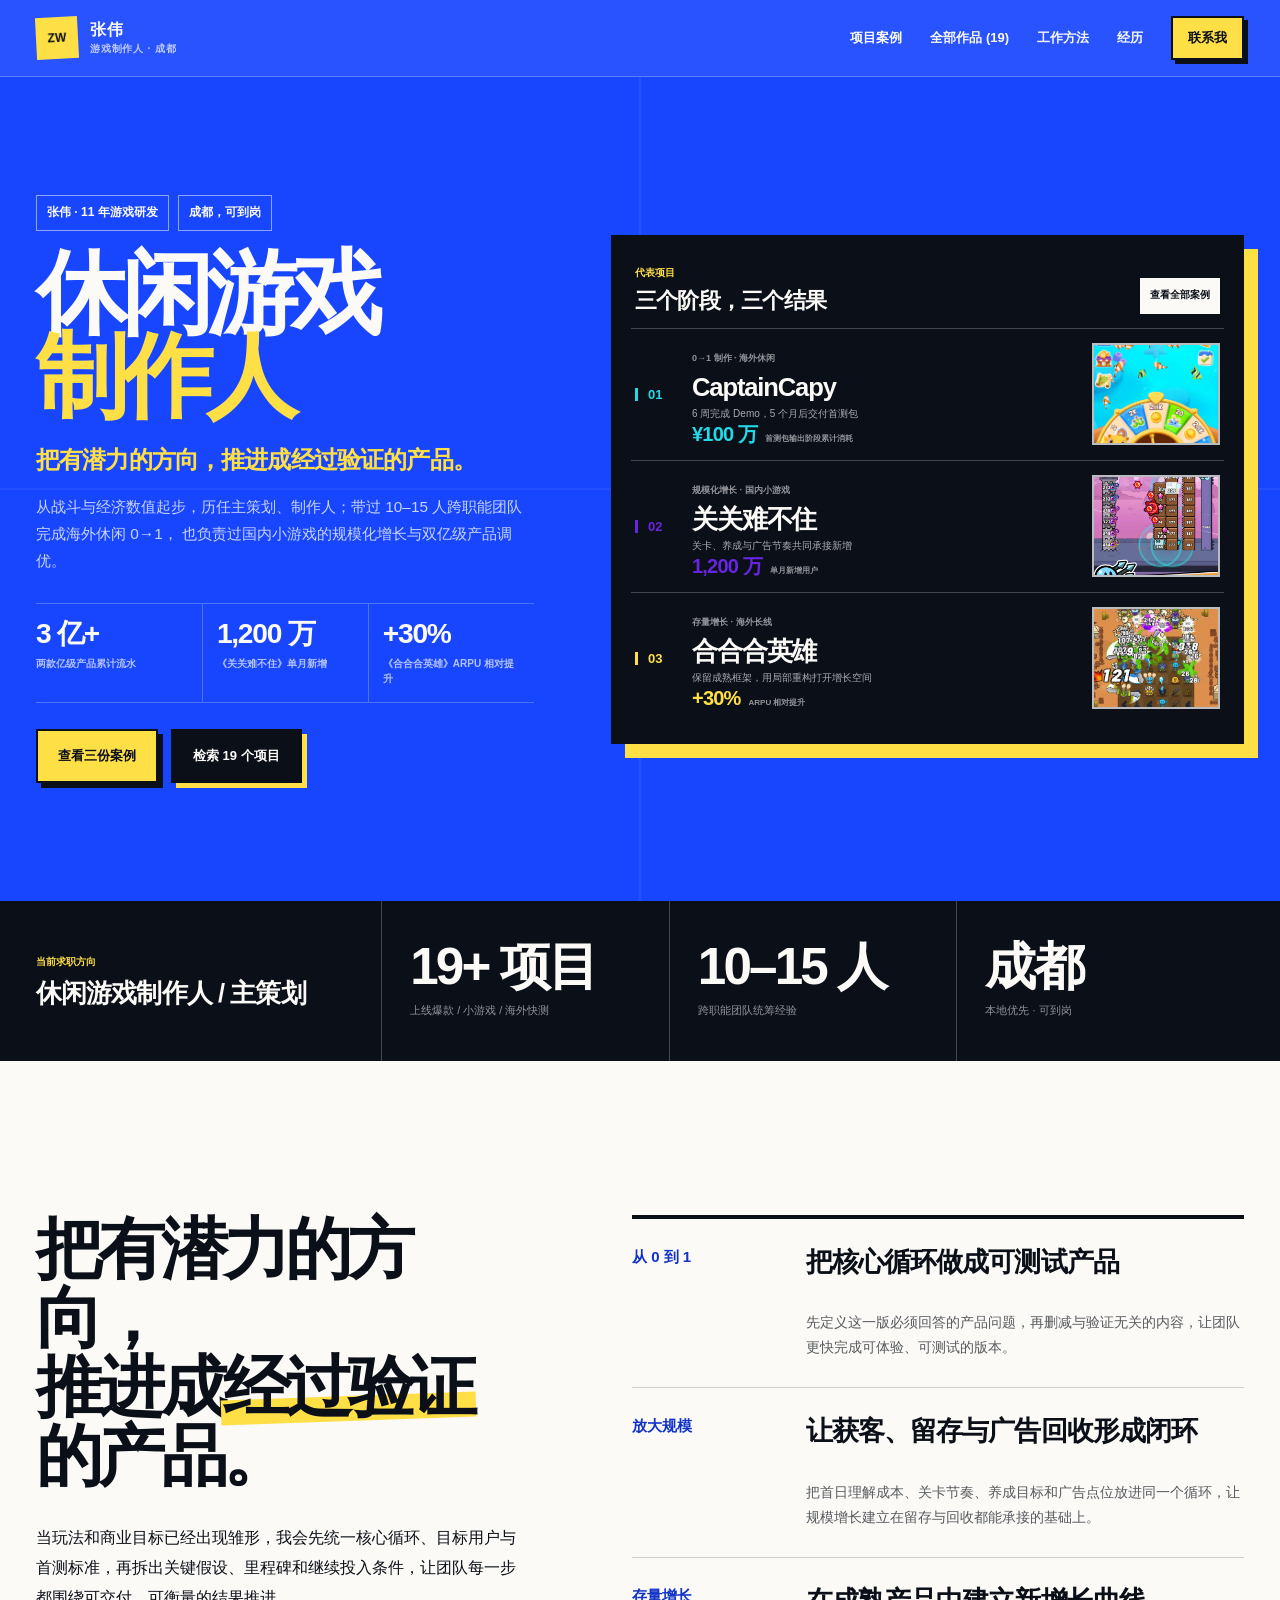
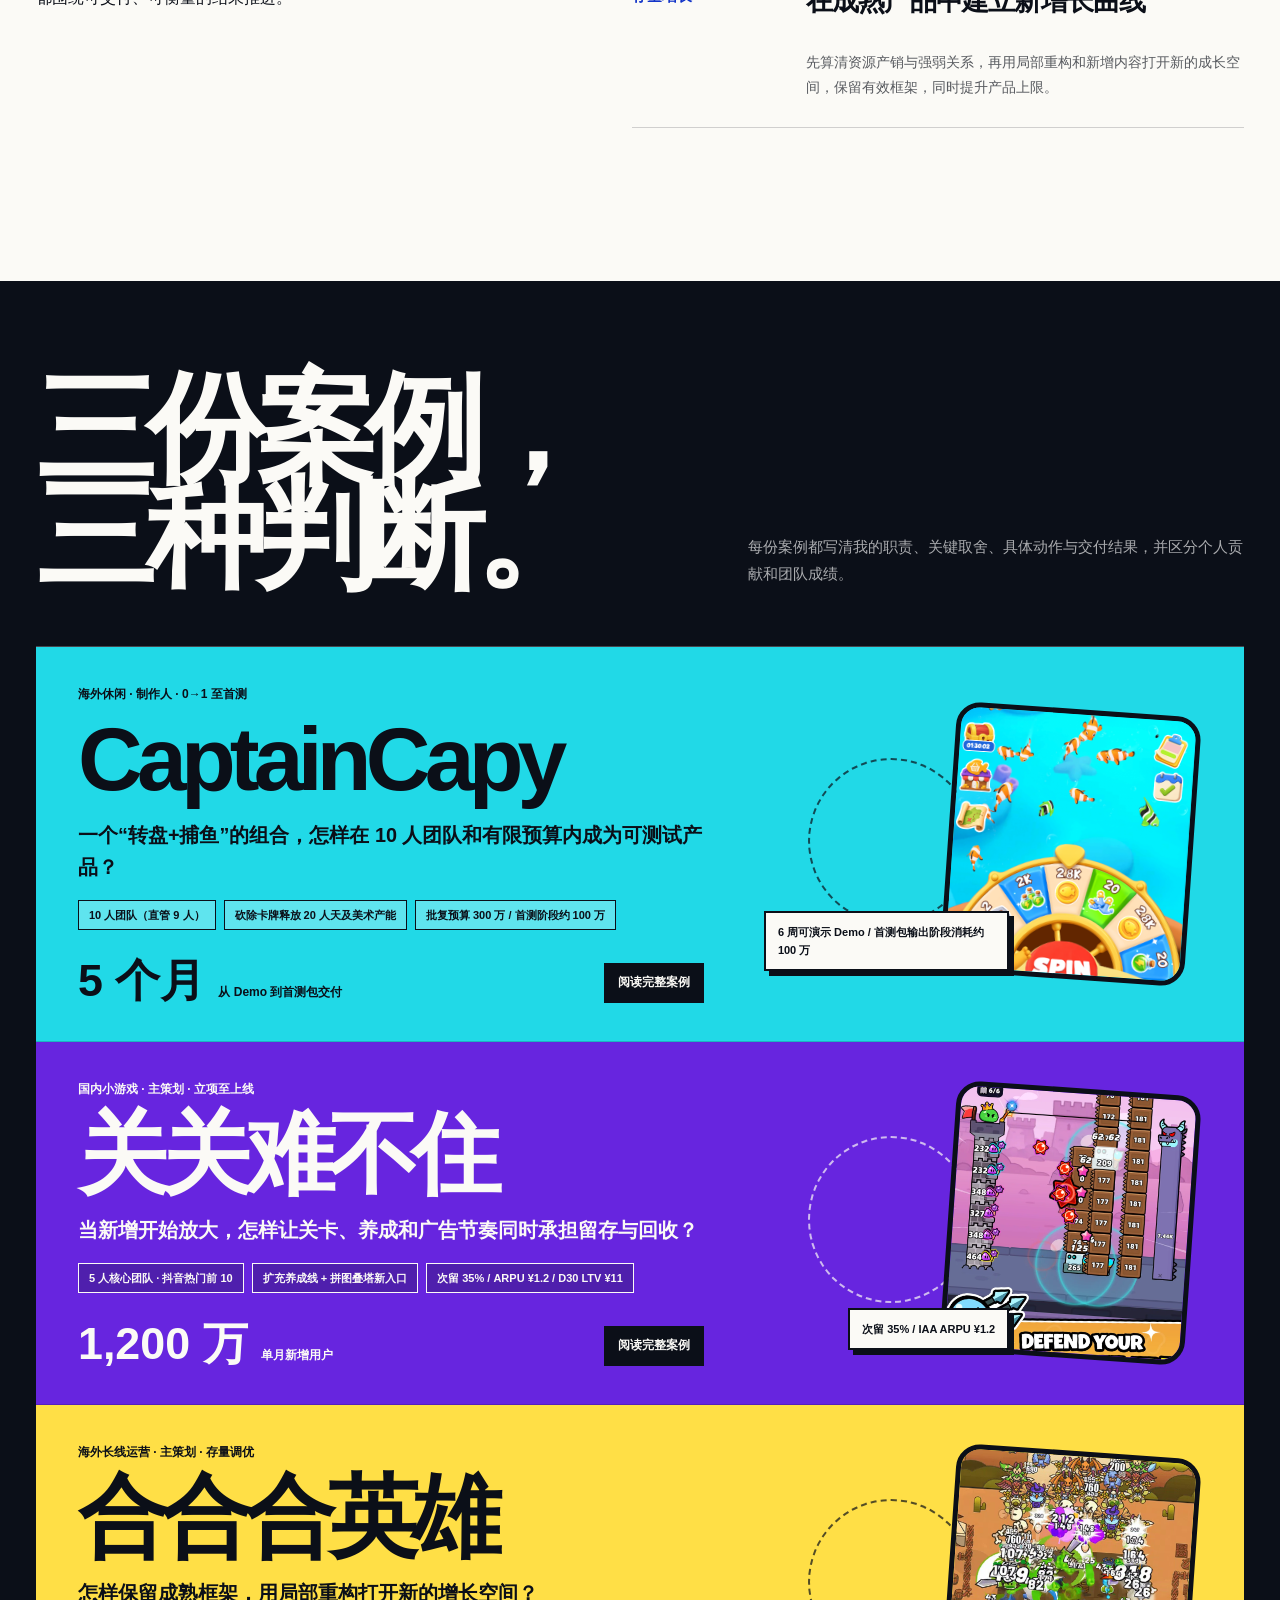
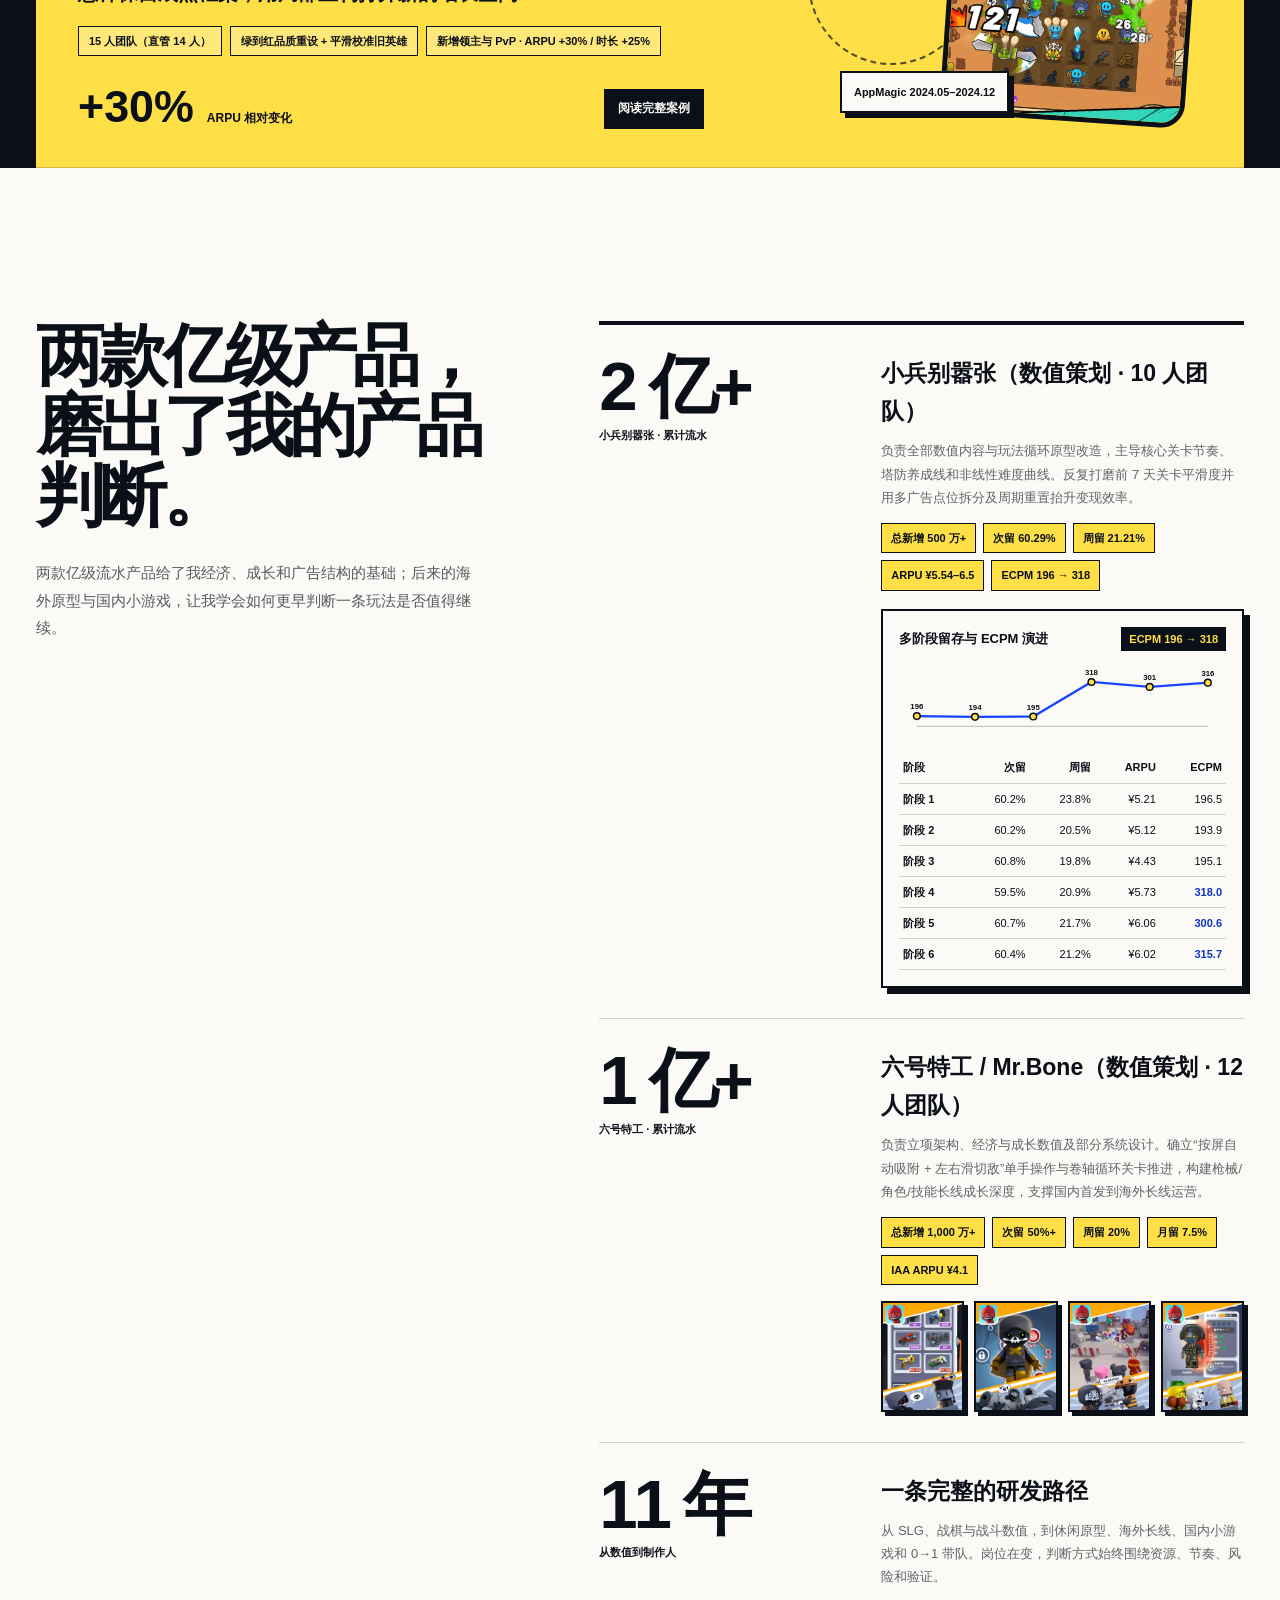
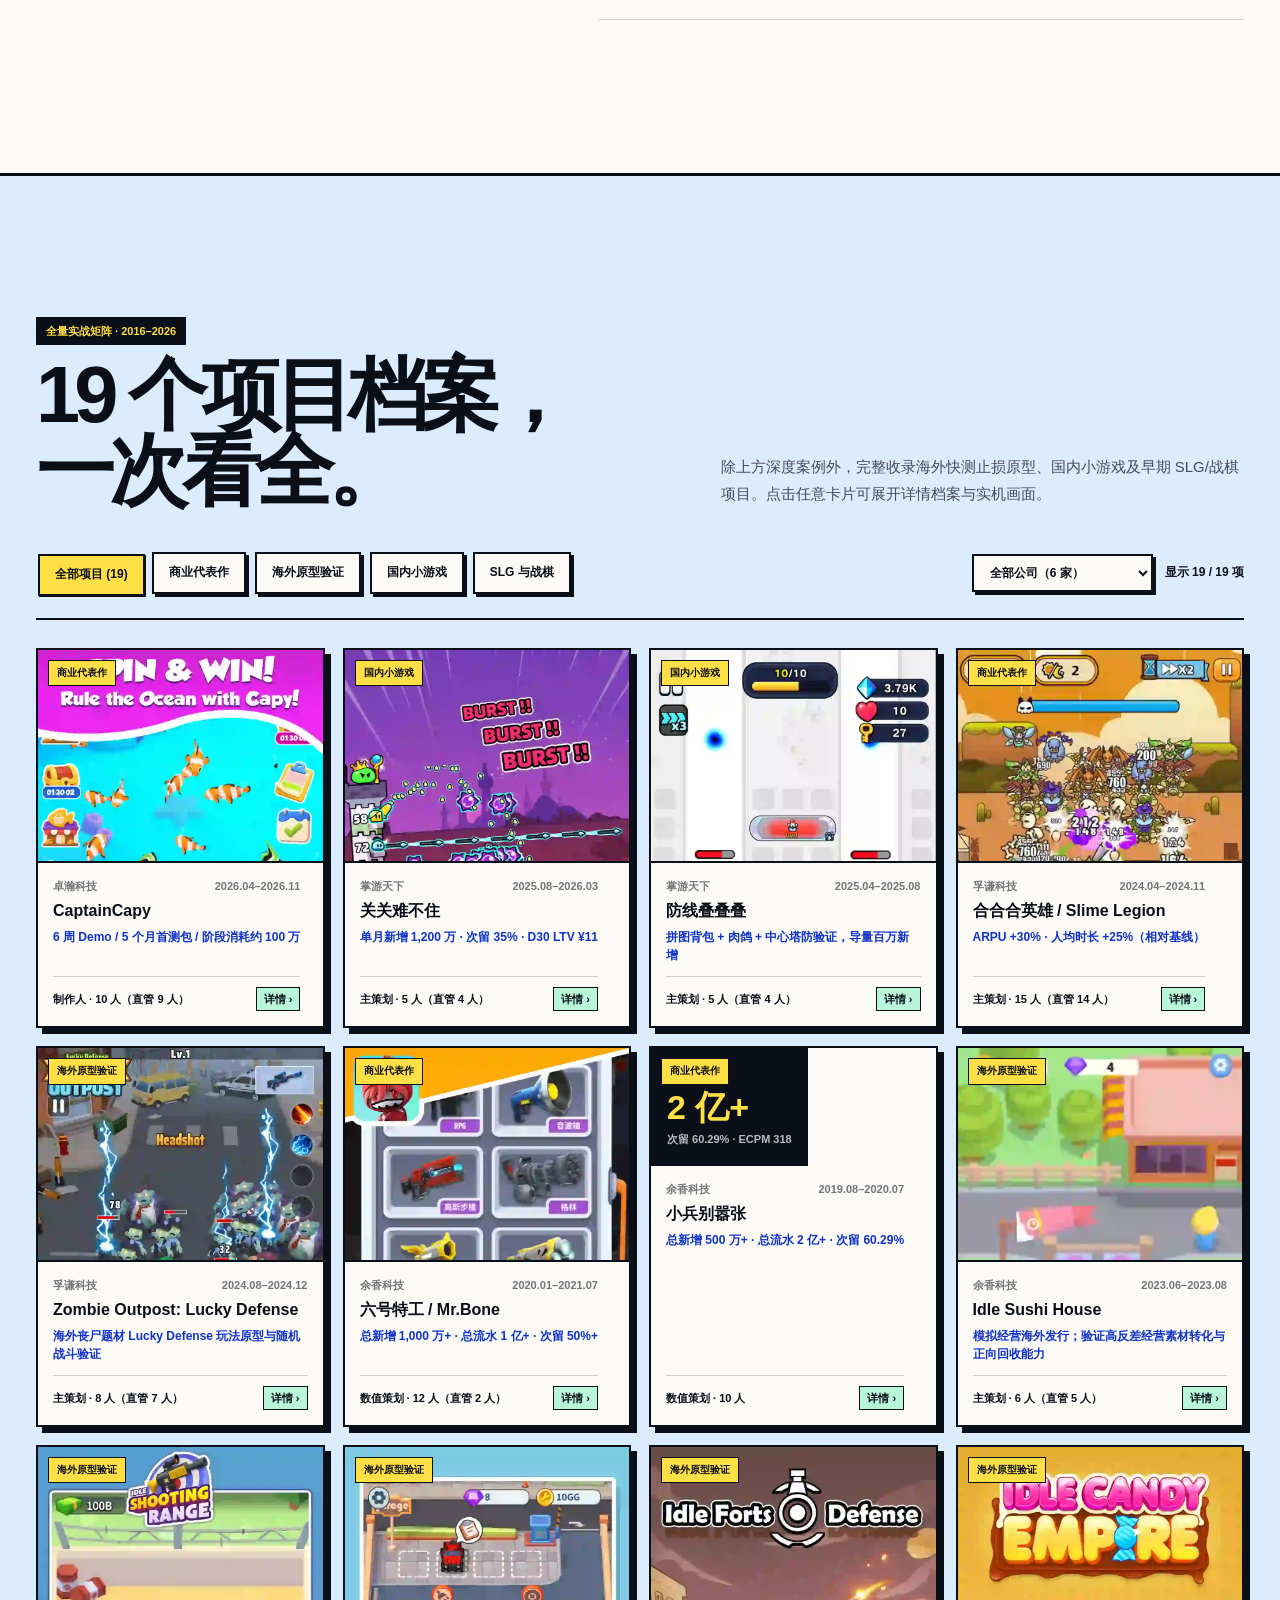
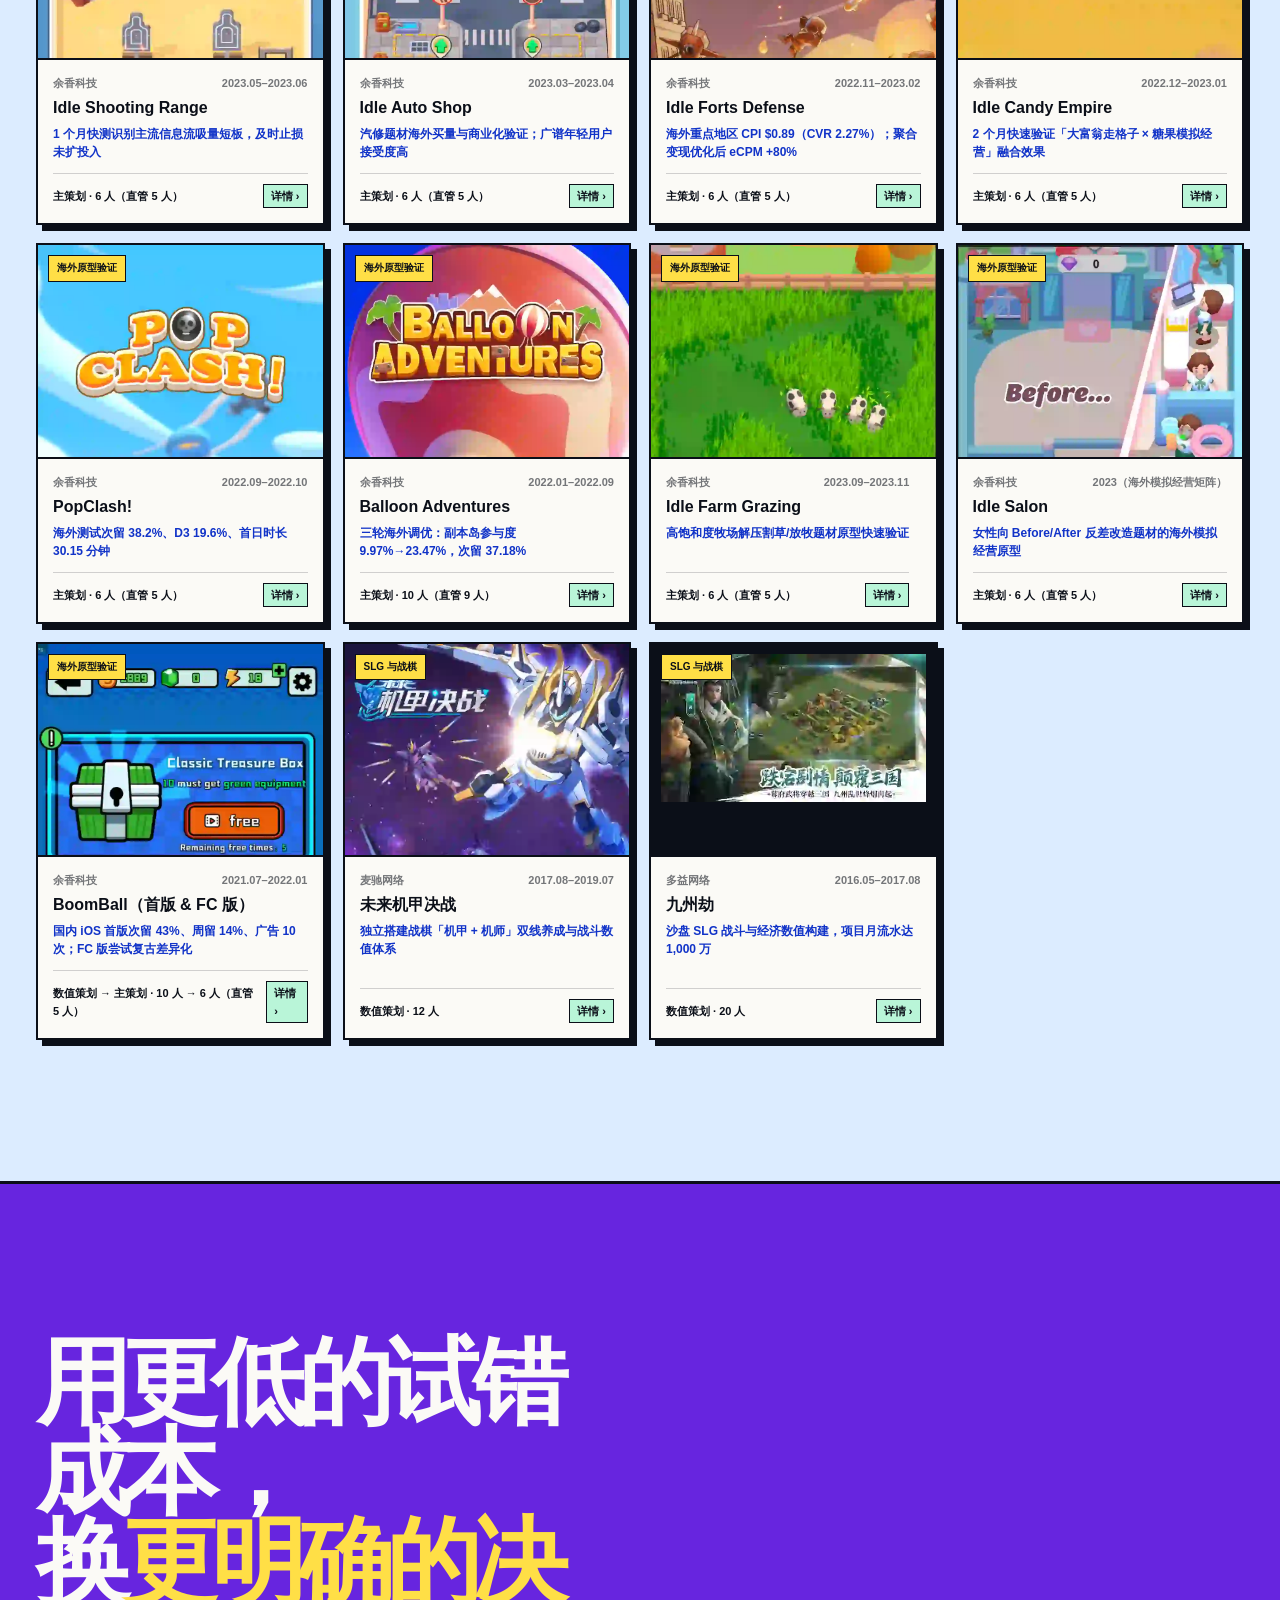
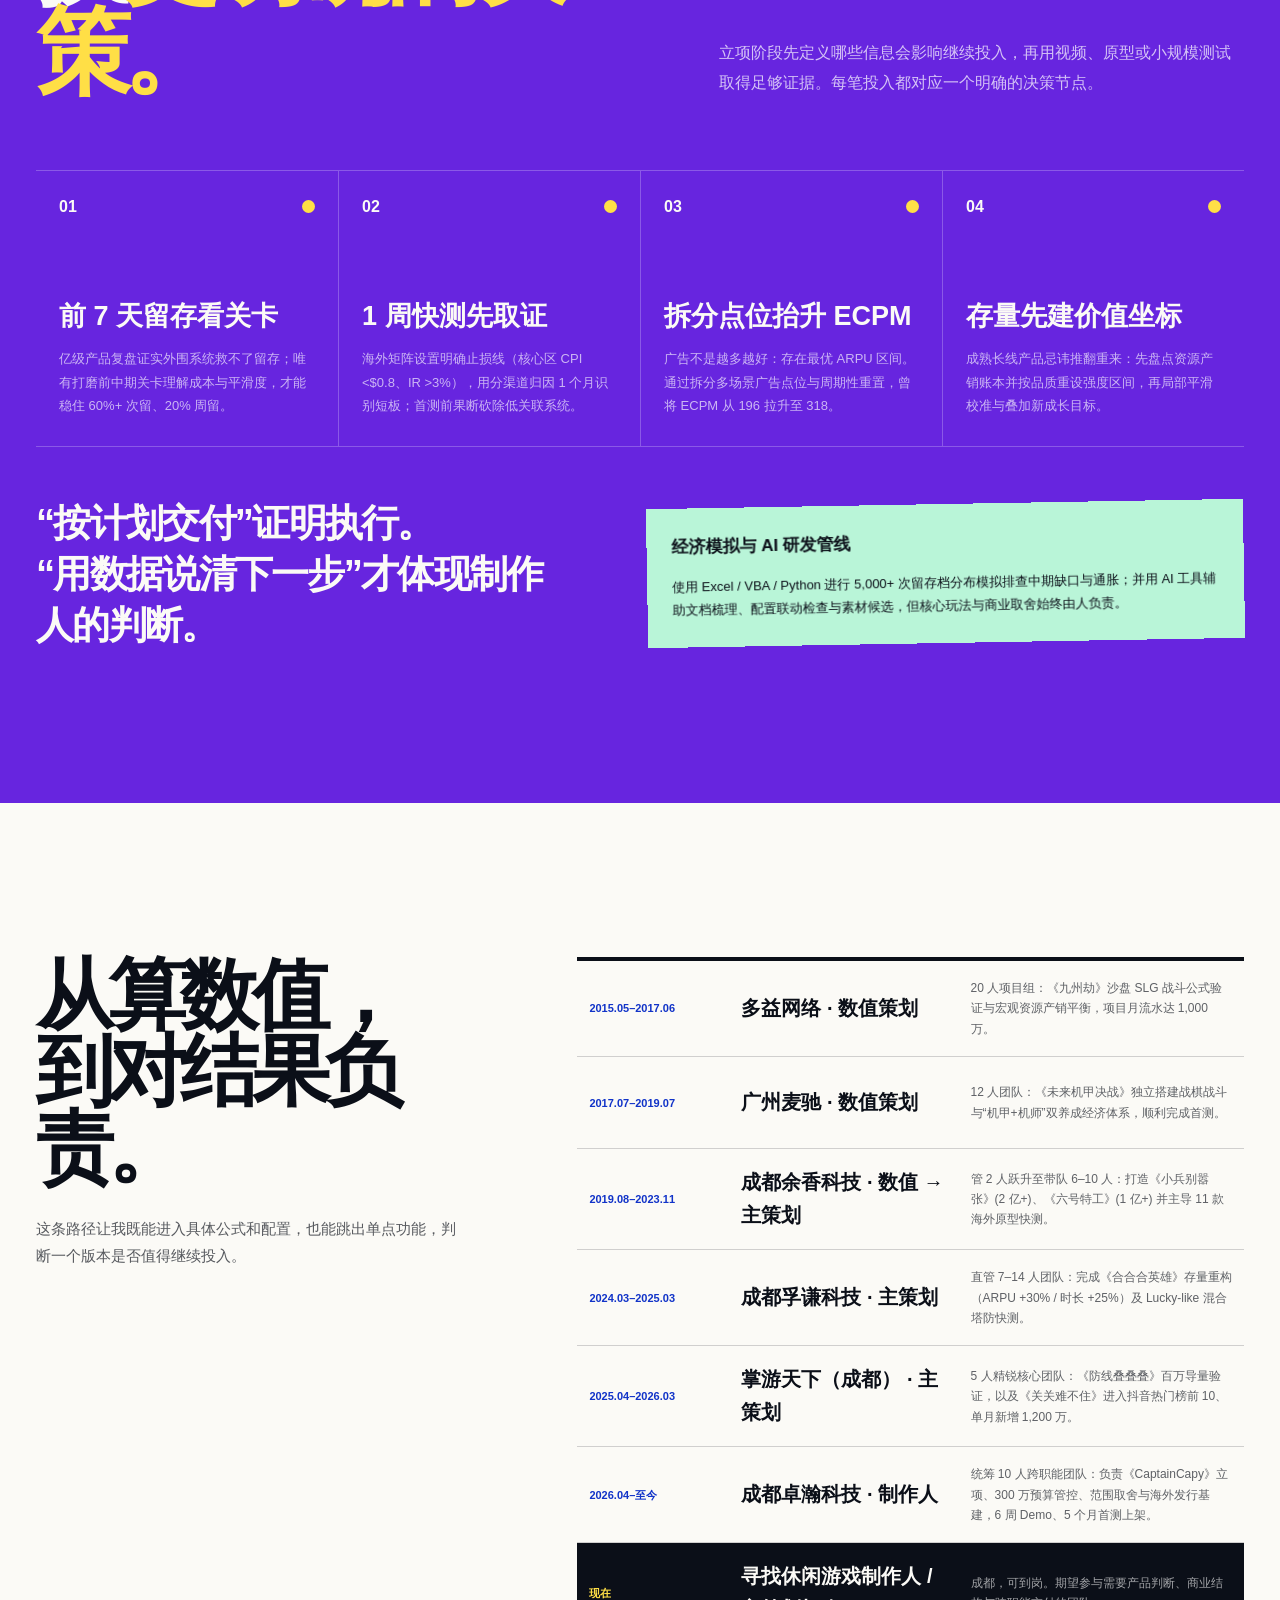
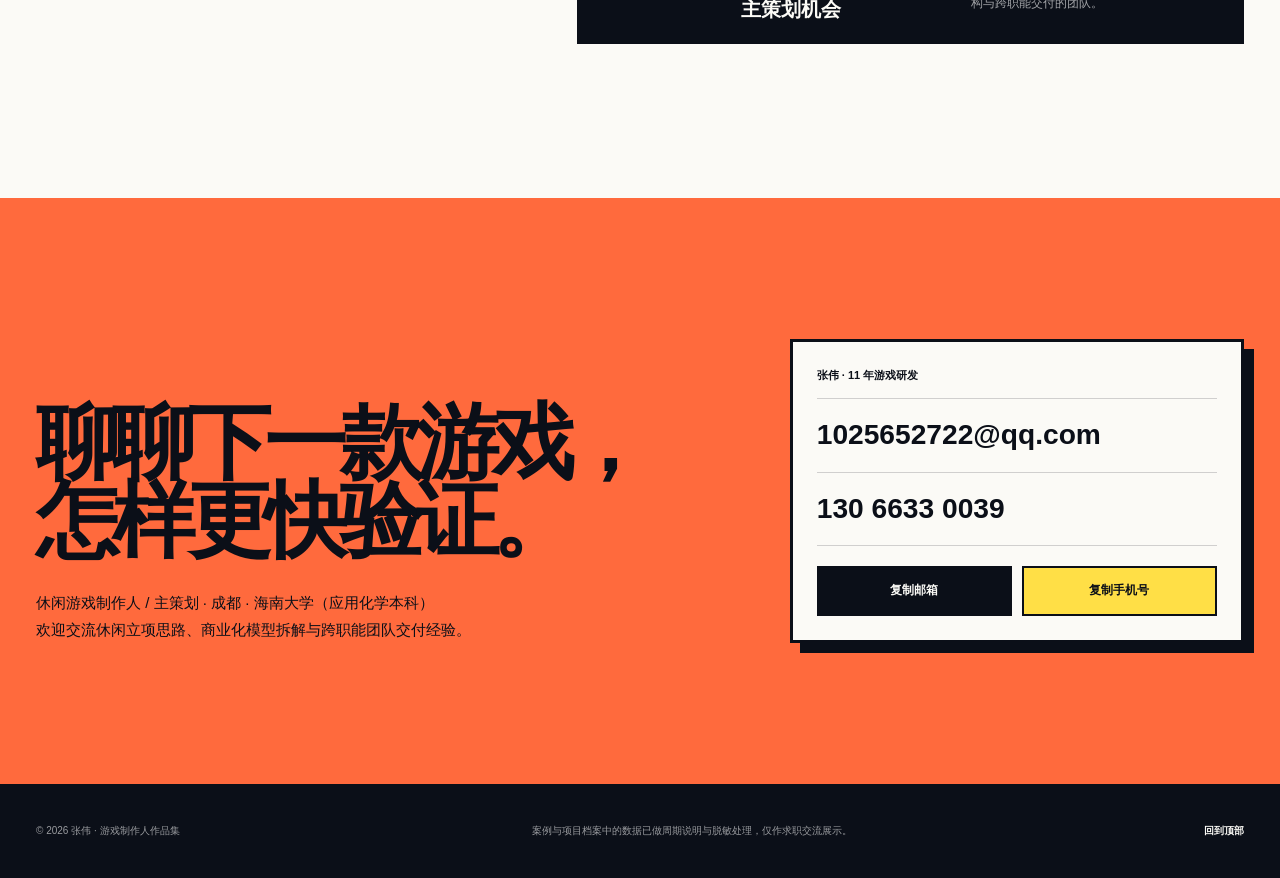
<file: index.html>
<!doctype html>
<html lang="zh-CN">
  <head>
    <meta charset="UTF-8" />
    <meta name="viewport" content="width=device-width, initial-scale=1.0" />
    <meta
      name="description"
      content="张伟的游戏制作人作品集：以数据判断玩法机会，用有限团队和预算交付可验证版本，涵盖 19 个海内外实战项目档案。"
    />
    <meta name="theme-color" content="#1846ff" />
    <title>张伟｜游戏制作人作品集</title>
    <link rel="icon" type="image/svg+xml" href="favicon.svg" />
    <link rel="stylesheet" href="styles.css" />
  </head>
  <body class="home">
    <a class="skip-link" href="#main">跳到正文</a>

    <header class="site-header">
      <div class="nav-shell">
        <a class="brand" href="index.html" aria-label="返回首页">
          <span class="brand-mark">ZW</span>
          <span class="brand-copy"><strong>张伟</strong><small>游戏制作人 · 成都</small></span>
        </a>
        <button
          class="menu-button"
          type="button"
          aria-label="打开导航"
          aria-expanded="false"
          aria-controls="site-nav"
        >
          <span></span><span></span>
        </button>
        <nav class="site-nav" id="site-nav" aria-label="主导航">
          <a href="#work">项目案例</a>
          <a href="#archive">全部作品 (19)</a>
          <a href="#method">工作方法</a>
          <a href="#experience">经历</a>
          <a class="nav-contact" href="#contact">联系我</a>
        </nav>
      </div>
    </header>

    <main id="main">
      <section class="hero hero-load">
        <div class="hero-inner hero-overview">
          <div class="hero-copy">
            <p class="hero-kicker">
              <span>张伟 · 11 年游戏研发</span><span>成都，可到岗</span>
            </p>
            <h1>休闲游戏<br /><strong>制作人</strong></h1>
            <p class="hero-position">把有潜力的方向，推进成经过验证的产品。</p>
            <p class="hero-lead">
              从战斗与经济数值起步，历任主策划、制作人；带过 10–15 人跨职能团队完成海外休闲 0→1，
              也负责过国内小游戏的规模化增长与双亿级产品调优。
            </p>
            <div class="hero-impact" aria-label="代表成果">
              <div><strong>3 亿+</strong><span>两款亿级产品累计流水</span></div>
              <div><strong>1,200 万</strong><span>《关关难不住》单月新增</span></div>
              <div><strong>+30%</strong><span>《合合合英雄》ARPU 相对提升</span></div>
            </div>
            <div class="hero-actions">
              <a class="button button-yellow" href="#work">查看三份案例</a>
              <a class="button button-dark" href="#archive">检索 19 个项目</a>
            </div>
          </div>

          <aside class="hero-index" aria-labelledby="hero-project-title">
            <div class="hero-index-head">
              <div>
                <span>代表项目</span>
                <h2 id="hero-project-title">三个阶段，三个结果</h2>
              </div>
              <a href="#work">查看全部案例</a>
            </div>

            <a class="hero-project captain" href="cases/captaincapy.html">
              <span class="hero-project-no">01</span>
              <div class="hero-project-copy">
                <small>0→1 制作 · 海外休闲</small>
                <h3>CaptainCapy</h3>
                <p>6 周完成 Demo，5 个月后交付首测包</p>
              </div>
              <div class="hero-project-metric">
                <strong>¥100 万</strong>
                <span>首测包输出阶段累计消耗</span>
              </div>
              <img src="assets/captain-spin.webp" alt="CaptainCapy 转盘主界面" />
            </a>

            <a class="hero-project guanguan" href="cases/guanguan.html">
              <span class="hero-project-no">02</span>
              <div class="hero-project-copy">
                <small>规模化增长 · 国内小游戏</small>
                <h3>关关难不住</h3>
                <p>关卡、养成与广告节奏共同承接新增</p>
              </div>
              <div class="hero-project-metric">
                <strong>1,200 万</strong>
                <span>单月新增用户</span>
              </div>
              <img src="assets/guanguan-boss.webp" alt="关关难不住首领关卡画面" />
            </a>

            <a class="hero-project slime" href="cases/slime-legion.html">
              <span class="hero-project-no">03</span>
              <div class="hero-project-copy">
                <small>存量增长 · 海外长线</small>
                <h3>合合合英雄</h3>
                <p>保留成熟框架，用局部重构打开增长空间</p>
              </div>
              <div class="hero-project-metric">
                <strong>+30%</strong>
                <span>ARPU 相对提升</span>
              </div>
              <img src="assets/slime-battle.webp" alt="Slime Legion 战斗界面" />
            </a>
          </aside>
        </div>
      </section>

      <section class="proof-ribbon" aria-label="岗位概览">
        <div class="shell proof-grid">
          <div class="proof-intro">
            <span>当前求职方向</span>
            <strong>休闲游戏制作人 / 主策划</strong>
          </div>
          <div class="proof-stat"><strong>19+ 项目</strong><span>上线爆款 / 小游戏 / 海外快测</span></div>
          <div class="proof-stat"><strong>10–15 人</strong><span>跨职能团队统筹经验</span></div>
          <div class="proof-stat"><strong>成都</strong><span>本地优先 · 可到岗</span></div>
        </div>
      </section>

      <section class="position-section shell" aria-labelledby="position-title">
        <div class="position-heading">
          <h2 id="position-title">把有潜力的方向，<br />推进成<span>经过验证</span><br />的产品。</h2>
          <p>
            当玩法和商业目标已经出现雏形，我会先统一核心循环、目标用户与首测标准，再拆出关键假设、里程碑和继续投入条件，让团队每一步都围绕可交付、可衡量的结果推进。
          </p>
        </div>
        <div class="role-list">
          <article class="role-item">
            <span>从 0 到 1</span>
            <h3>把核心循环做成可测试产品</h3>
            <p>先定义这一版必须回答的产品问题，再删减与验证无关的内容，让团队更快完成可体验、可测试的版本。</p>
          </article>
          <article class="role-item">
            <span>放大规模</span>
            <h3>让获客、留存与广告回收形成闭环</h3>
            <p>把首日理解成本、关卡节奏、养成目标和广告点位放进同一个循环，让规模增长建立在留存与回收都能承接的基础上。</p>
          </article>
          <article class="role-item">
            <span>存量增长</span>
            <h3>在成熟产品中建立新增长曲线</h3>
            <p>先算清资源产销与强弱关系，再用局部重构和新增内容打开新的成长空间，保留有效框架，同时提升产品上限。</p>
          </article>
        </div>
      </section>

      <section class="work-index" id="work" aria-labelledby="work-title">
        <div class="shell work-head">
          <h2 id="work-title">三份案例，<br />三种判断。</h2>
          <p>
            每份案例都写清我的职责、关键取舍、具体动作与交付结果，并区分个人贡献和团队成绩。
          </p>
        </div>

        <div class="shell project-list">
          <a class="project-row captain" href="cases/captaincapy.html">
            <div class="project-copy">
              <p class="project-stage">海外休闲 · 制作人 · 0→1 至首测</p>
              <h3>CaptainCapy</h3>
              <p class="project-question">一个“转盘+捕鱼”的组合，怎样在 10 人团队和有限预算内成为可测试产品？</p>
              <div class="project-facts-strip">
                <span>10 人团队（直管 9 人）</span>
                <span>砍除卡牌释放 20 人天及美术产能</span>
                <span>批复预算 300 万 / 首测阶段约 100 万</span>
              </div>
              <div class="project-outcome"><strong>5 个月</strong><span>从 Demo 到首测包交付</span></div>
              <span class="project-link">阅读完整案例</span>
            </div>
            <div class="project-visual">
              <img src="assets/captain-spin.webp" alt="CaptainCapy 转盘主界面" />
              <span class="visual-badge">6 周可演示 Demo / 首测包输出阶段消耗约 100 万</span>
            </div>
          </a>

          <a class="project-row guanguan" href="cases/guanguan.html">
            <div class="project-copy">
              <p class="project-stage">国内小游戏 · 主策划 · 立项至上线</p>
              <h3 class="chinese">关关难不住</h3>
              <p class="project-question">当新增开始放大，怎样让关卡、养成和广告节奏同时承担留存与回收？</p>
              <div class="project-facts-strip">
                <span>5 人核心团队 · 抖音热门前 10</span>
                <span>扩充养成线 + 拼图叠塔新入口</span>
                <span>次留 35% / ARPU ¥1.2 / D30 LTV ¥11</span>
              </div>
              <div class="project-outcome"><strong>1,200 万</strong><span>单月新增用户</span></div>
              <span class="project-link">阅读完整案例</span>
            </div>
            <div class="project-visual">
              <img src="assets/guanguan-boss.webp" alt="关关难不住首领关卡画面" />
              <span class="visual-badge">次留 35% / IAA ARPU ¥1.2</span>
            </div>
          </a>

          <a class="project-row slime" href="cases/slime-legion.html">
            <div class="project-copy">
              <p class="project-stage">海外长线运营 · 主策划 · 存量调优</p>
              <h3 class="chinese">合合合英雄</h3>
              <p class="project-question">怎样保留成熟框架，用局部重构打开新的增长空间？</p>
              <div class="project-facts-strip">
                <span>15 人团队（直管 14 人）</span>
                <span>绿到红品质重设 + 平滑校准旧英雄</span>
                <span>新增领主与 PvP · ARPU +30% / 时长 +25%</span>
              </div>
              <div class="project-outcome"><strong>+30%</strong><span>ARPU 相对变化</span></div>
              <span class="project-link">阅读完整案例</span>
            </div>
            <div class="project-visual">
              <img src="assets/slime-battle.webp" alt="Slime Legion 战斗界面" />
              <span class="visual-badge">AppMagic 2024.05–2024.12</span>
            </div>
          </a>
        </div>
      </section>

      <section class="track-section shell" aria-labelledby="track-title">
        <div class="track-intro">
          <h2 id="track-title">两款亿级产品，<br />磨出了我的产品判断。</h2>
          <p>
            两款亿级流水产品给了我经济、成长和广告结构的基础；后来的海外原型与国内小游戏，让我学会如何更早判断一条玩法是否值得继续。
          </p>
        </div>
        <div class="track-stack">
          <article class="track-item">
            <div>
              <strong>2 亿+</strong>
              <span>小兵别嚣张 · 累计流水</span>
            </div>
            <div>
              <h3>小兵别嚣张（数值策划 · 10 人团队）</h3>
              <p>
                负责全部数值内容与玩法循环原型改造，主导核心关卡节奏、塔防养成线和非线性难度曲线。反复打磨前 7 天关卡平滑度并用多广告点位拆分及周期重置抬升变现效率。
              </p>
              <div class="track-metrics">
                <span>总新增 500 万+</span>
                <span>次留 60.29%</span>
                <span>周留 21.21%</span>
                <span>ARPU ¥5.54–6.5</span>
                <span>ECPM 196 → 318</span>
              </div>
              <div class="track-blueprint" id="xiaobing-blueprint" aria-label="小兵别嚣张多阶段指标演进"></div>
            </div>
          </article>

          <article class="track-item">
            <div>
              <strong>1 亿+</strong>
              <span>六号特工 · 累计流水</span>
            </div>
            <div>
              <h3>六号特工 / Mr.Bone（数值策划 · 12 人团队）</h3>
              <p>
                负责立项架构、经济与成长数值及部分系统设计。确立“按屏自动吸附 + 左右滑切敌”单手操作与卷轴循环关卡推进，构建枪械/角色/技能长线成长深度，支撑国内首发到海外长线运营。
              </p>
              <div class="track-metrics">
                <span>总新增 1,000 万+</span>
                <span>次留 50%+</span>
                <span>周留 20%</span>
                <span>月留 7.5%</span>
                <span>IAA ARPU ¥4.1</span>
              </div>
              <div class="track-gallery" id="mrbone-gallery" aria-label="六号特工实机画面"></div>
            </div>
          </article>

          <article class="track-item">
            <div>
              <strong>11 年</strong>
              <span>从数值到制作人</span>
            </div>
            <div>
              <h3>一条完整的研发路径</h3>
              <p>
                从 SLG、战棋与战斗数值，到休闲原型、海外长线、国内小游戏和 0→1 带队。岗位在变，判断方式始终围绕资源、节奏、风险和验证。
              </p>
            </div>
          </article>
        </div>
      </section>

      <section class="archive-section" id="archive" aria-labelledby="archive-title">
        <div class="shell">
          <div class="archive-head">
            <div>
              <span class="archive-kicker">全量实战矩阵 · 2016–2026</span>
              <h2 id="archive-title">19 个项目档案，<br />一次看全。</h2>
            </div>
            <p>
              除上方深度案例外，完整收录海外快测止损原型、国内小游戏及早期 SLG/战棋项目。点击任意卡片可展开详情档案与实机画面。
            </p>
          </div>

          <div class="archive-toolbar">
            <div class="archive-filters" role="group" aria-label="按项目类型筛选">
              <button class="archive-chip is-active" type="button" data-cat="all">全部项目 (19)</button>
              <button class="archive-chip" type="button" data-cat="flagship">商业代表作</button>
              <button class="archive-chip" type="button" data-cat="prototype">海外原型验证</button>
              <button class="archive-chip" type="button" data-cat="minigame">国内小游戏</button>
              <button class="archive-chip" type="button" data-cat="slg">SLG 与战棋</button>
            </div>

            <div class="archive-controls">
              <label class="archive-select-wrap">
                <span class="sr-only">按公司筛选</span>
                <select id="company-filter" aria-label="按公司筛选">
                  <option value="all">全部公司（6 家）</option>
                  <option value="卓瀚科技">卓瀚科技（2026）</option>
                  <option value="掌游天下">掌游天下（2025–2026）</option>
                  <option value="孚谦科技">孚谦科技（2024–2025）</option>
                  <option value="余香科技">余香科技（2019–2023）</option>
                  <option value="麦驰网络">麦驰网络（2017–2019）</option>
                  <option value="多益网络">多益网络（2016–2017）</option>
                </select>
              </label>
              <span class="archive-count" id="archive-count">显示 19 / 19 项</span>
            </div>
          </div>

          <div class="archive-grid" id="archive-grid">
            <!-- Rendered by app.js -->
          </div>
        </div>
      </section>

      <section class="method-section" id="method" aria-labelledby="method-title">
        <div class="shell">
          <div class="method-head">
            <h2 id="method-title">用更低的试错成本，<br />换<span>更明确的决策。</span></h2>
            <p>
              立项阶段先定义哪些信息会影响继续投入，再用视频、原型或小规模测试取得足够证据。每笔投入都对应一个明确的决策节点。
            </p>
          </div>
          <ol class="decision-path">
            <li>
              <div class="path-top"><span>01</span><i></i></div>
              <div>
                <h3>前 7 天留存看关卡</h3>
                <p>亿级产品复盘证实外围系统救不了留存；唯有打磨前中期关卡理解成本与平滑度，才能稳住 60%+ 次留、20% 周留。</p>
              </div>
            </li>
            <li>
              <div class="path-top"><span>02</span><i></i></div>
              <div>
                <h3>1 周快测先取证</h3>
                <p>海外矩阵设置明确止损线（核心区 CPI &lt;$0.8、IR &gt;3%），用分渠道归因 1 个月识别短板；首测前果断砍除低关联系统。</p>
              </div>
            </li>
            <li>
              <div class="path-top"><span>03</span><i></i></div>
              <div>
                <h3>拆分点位抬升 ECPM</h3>
                <p>广告不是越多越好：存在最优 ARPU 区间。通过拆分多场景广告点位与周期性重置，曾将 ECPM 从 196 拉升至 318。</p>
              </div>
            </li>
            <li>
              <div class="path-top"><span>04</span><i></i></div>
              <div>
                <h3>存量先建价值坐标</h3>
                <p>成熟长线产品忌讳推翻重来：先盘点资源产销账本并按品质重设强度区间，再局部平滑校准与叠加新成长目标。</p>
              </div>
            </li>
          </ol>
          <div class="method-bottom">
            <p class="method-quote">“按计划交付”证明执行。<br />“用数据说清下一步”才体现制作人的判断。</p>
            <div class="ai-flow">
              <strong>经济模拟与 AI 研发管线</strong>
              <p>使用 Excel / VBA / Python 进行 5,000+ 次留存档分布模拟排查中期缺口与通胀；并用 AI 工具辅助文档梳理、配置联动检查与素材候选，但核心玩法与商业取舍始终由人负责。</p>
            </div>
          </div>
        </div>
      </section>

      <section class="experience shell" id="experience" aria-labelledby="experience-title">
        <div class="experience-intro">
          <h2 id="experience-title">从算数值，<br />到对结果负责。</h2>
          <p>
            这条路径让我既能进入具体公式和配置，也能跳出单点功能，判断一个版本是否值得继续投入。
          </p>
        </div>
        <div class="career-list">
          <article class="career-item">
            <span>2015.05–2017.06</span><strong>多益网络 · 数值策划</strong>
            <p>20 人项目组：《九州劫》沙盘 SLG 战斗公式验证与宏观资源产销平衡，项目月流水达 1,000 万。</p>
          </article>
          <article class="career-item">
            <span>2017.07–2019.07</span><strong>广州麦驰 · 数值策划</strong>
            <p>12 人团队：《未来机甲决战》独立搭建战棋战斗与“机甲+机师”双养成经济体系，顺利完成首测。</p>
          </article>
          <article class="career-item">
            <span>2019.08–2023.11</span><strong>成都余香科技 · 数值 → 主策划</strong>
            <p>管 2 人跃升至带队 6–10 人：打造《小兵别嚣张》(2 亿+)、《六号特工》(1 亿+) 并主导 11 款海外原型快测。</p>
          </article>
          <article class="career-item">
            <span>2024.03–2025.03</span><strong>成都孚谦科技 · 主策划</strong>
            <p>直管 7–14 人团队：完成《合合合英雄》存量重构（ARPU +30% / 时长 +25%）及 Lucky-like 混合塔防快测。</p>
          </article>
          <article class="career-item">
            <span>2025.04–2026.03</span><strong>掌游天下（成都） · 主策划</strong>
            <p>5 人精锐核心团队：《防线叠叠叠》百万导量验证，以及《关关难不住》进入抖音热门榜前 10、单月新增 1,200 万。</p>
          </article>
          <article class="career-item">
            <span>2026.04–至今</span><strong>成都卓瀚科技 · 制作人</strong>
            <p>统筹 10 人跨职能团队：负责《CaptainCapy》立项、300 万预算管控、范围取舍与海外发行基建，6 周 Demo、5 个月首测上架。</p>
          </article>
          <article class="career-item now">
            <span>现在</span><strong>寻找休闲游戏制作人 / 主策划机会</strong>
            <p>成都，可到岗。期望参与需要产品判断、商业结构与跨职能交付的团队。</p>
          </article>
        </div>
      </section>

      <section class="contact" id="contact" aria-labelledby="contact-title">
        <div class="shell contact-grid">
          <div class="contact-copy">
            <h2 id="contact-title">聊聊下一款游戏，<br />怎样更快验证。</h2>
            <p>
              休闲游戏制作人 / 主策划 · 成都 · 海南大学（应用化学本科）<br />
              欢迎交流休闲立项思路、商业化模型拆解与跨职能团队交付经验。
            </p>
          </div>
          <div class="contact-card">
            <span>张伟 · 11 年游戏研发</span>
            <a class="contact-email" href="mailto:1025652722@qq.com">1025652722@qq.com</a>
            <a class="contact-phone" href="tel:13066330039">130 6633 0039</a>
            <div class="contact-actions">
              <button
                class="copy-button"
                type="button"
                data-copy="1025652722@qq.com"
                data-label="邮箱"
                aria-live="polite"
              >
                复制邮箱
              </button>
              <button
                class="copy-button secondary"
                type="button"
                data-copy="13066330039"
                data-label="手机号"
                aria-live="polite"
              >
                复制手机号
              </button>
            </div>
          </div>
        </div>
      </section>
    </main>

    <!-- PROJECT DOSSIER MODAL -->
    <div class="dossier-modal" id="project-modal" hidden aria-hidden="true">
      <div
        class="dossier-dialog"
        role="dialog"
        aria-modal="true"
        aria-labelledby="modal-title"
      >
        <button class="dossier-close" id="modal-close" type="button" aria-label="关闭项目档案">
          ✕
        </button>
        <div class="dossier-body" id="modal-body"></div>
      </div>
    </div>

    <!-- LIGHTBOX -->
    <div class="lightbox-overlay" id="lightbox" hidden aria-hidden="true">
      <button class="lightbox-close" id="lightbox-close" type="button" aria-label="关闭大图">
        ✕
      </button>
      <figure class="lightbox-figure">
        <img id="lightbox-img" alt="" />
        <figcaption id="lightbox-caption"></figcaption>
      </figure>
    </div>

    <footer class="site-footer">
      <div class="shell footer-row">
        <p>© 2026 张伟 · 游戏制作人作品集</p>
        <p>案例与项目档案中的数据已做周期说明与脱敏处理，仅作求职交流展示。</p>
        <a href="#main">回到顶部</a>
      </div>
    </footer>

    <script src="archive-data.js"></script>
    <script src="app.js"></script>
  </body>
</html>
</file>
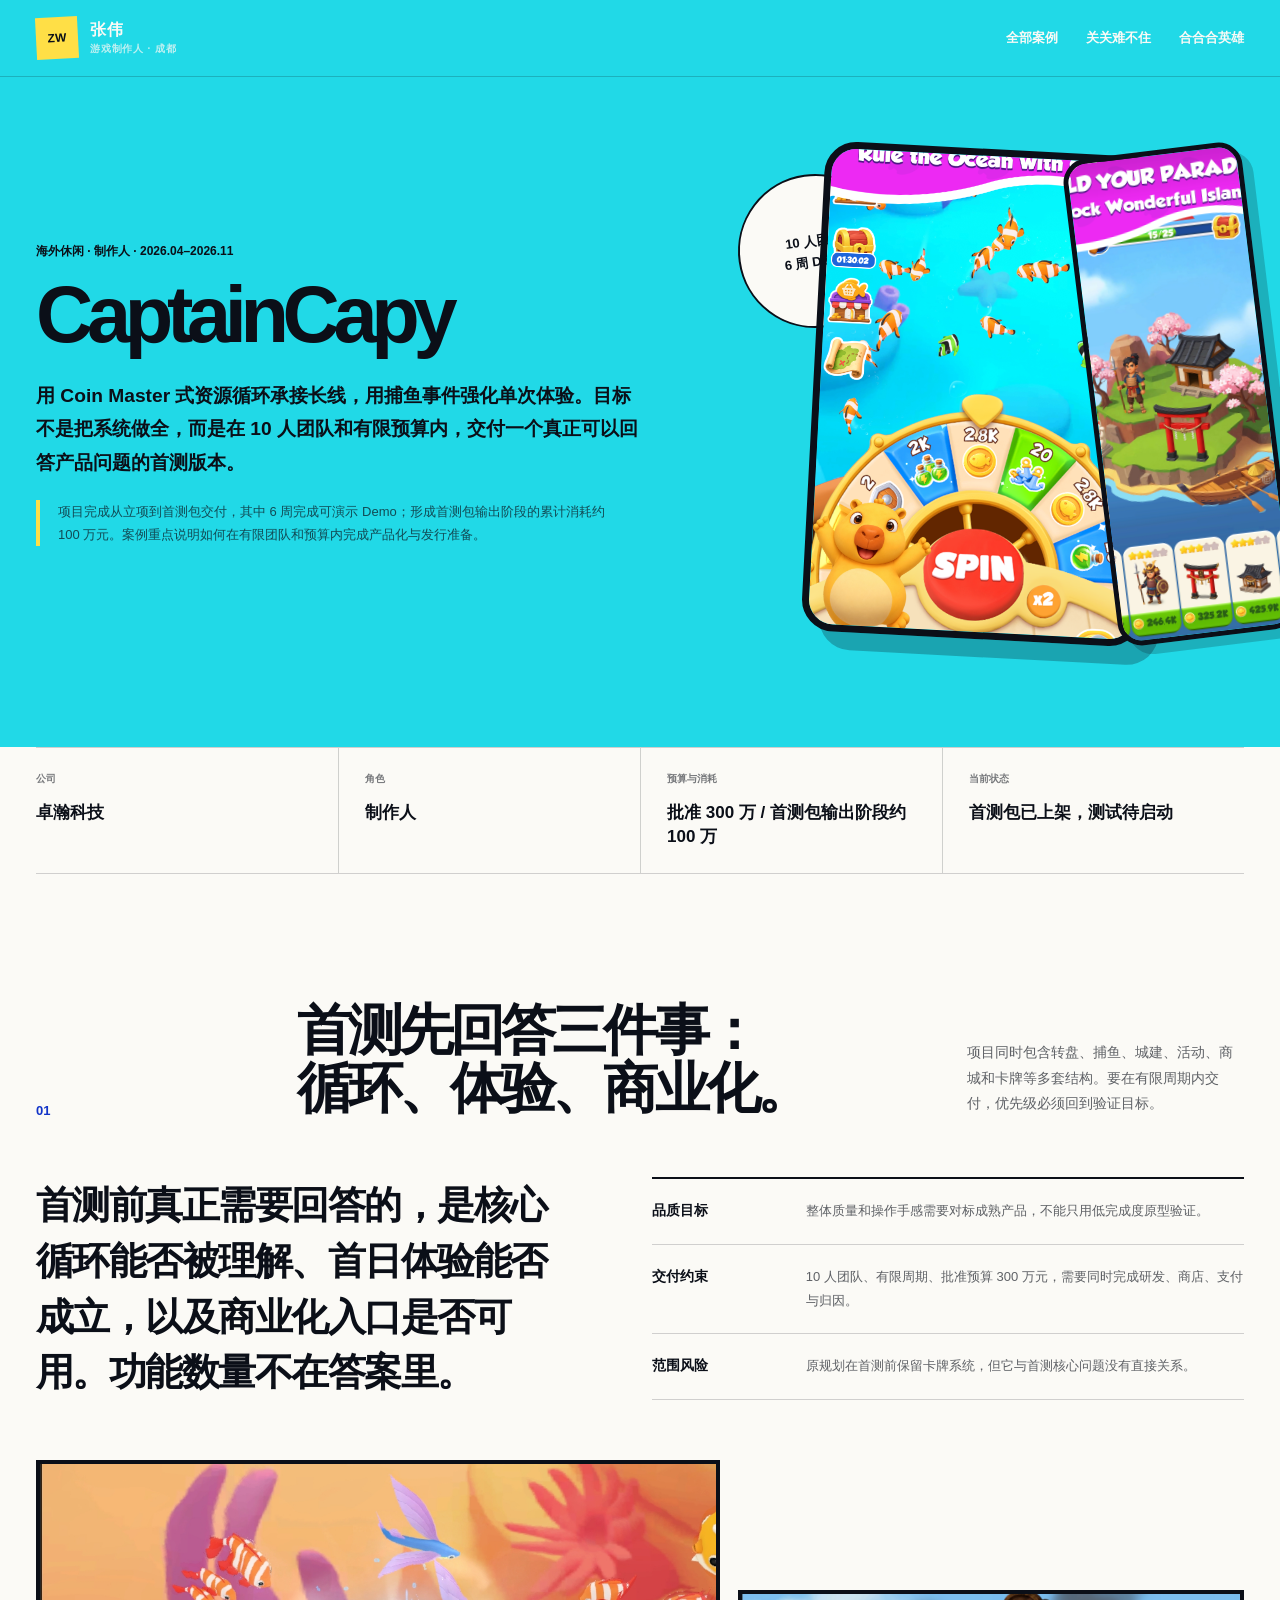
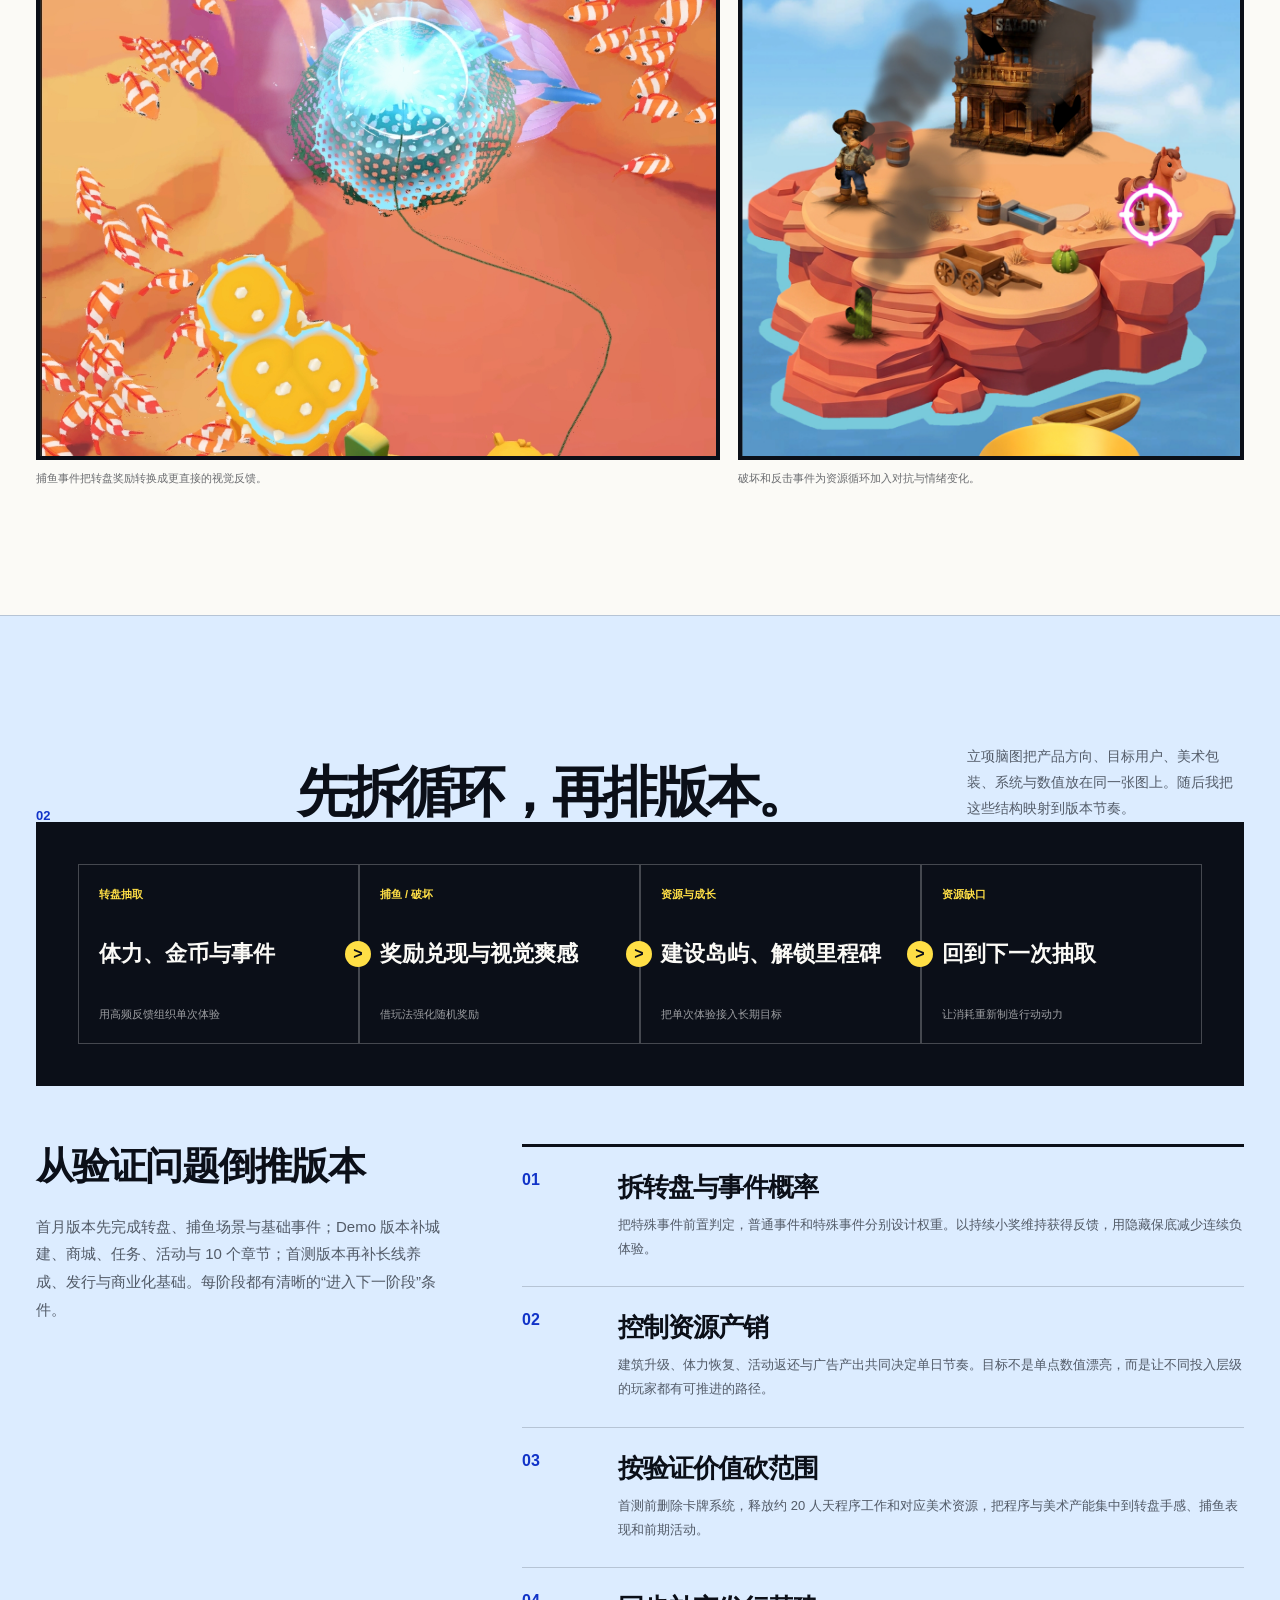
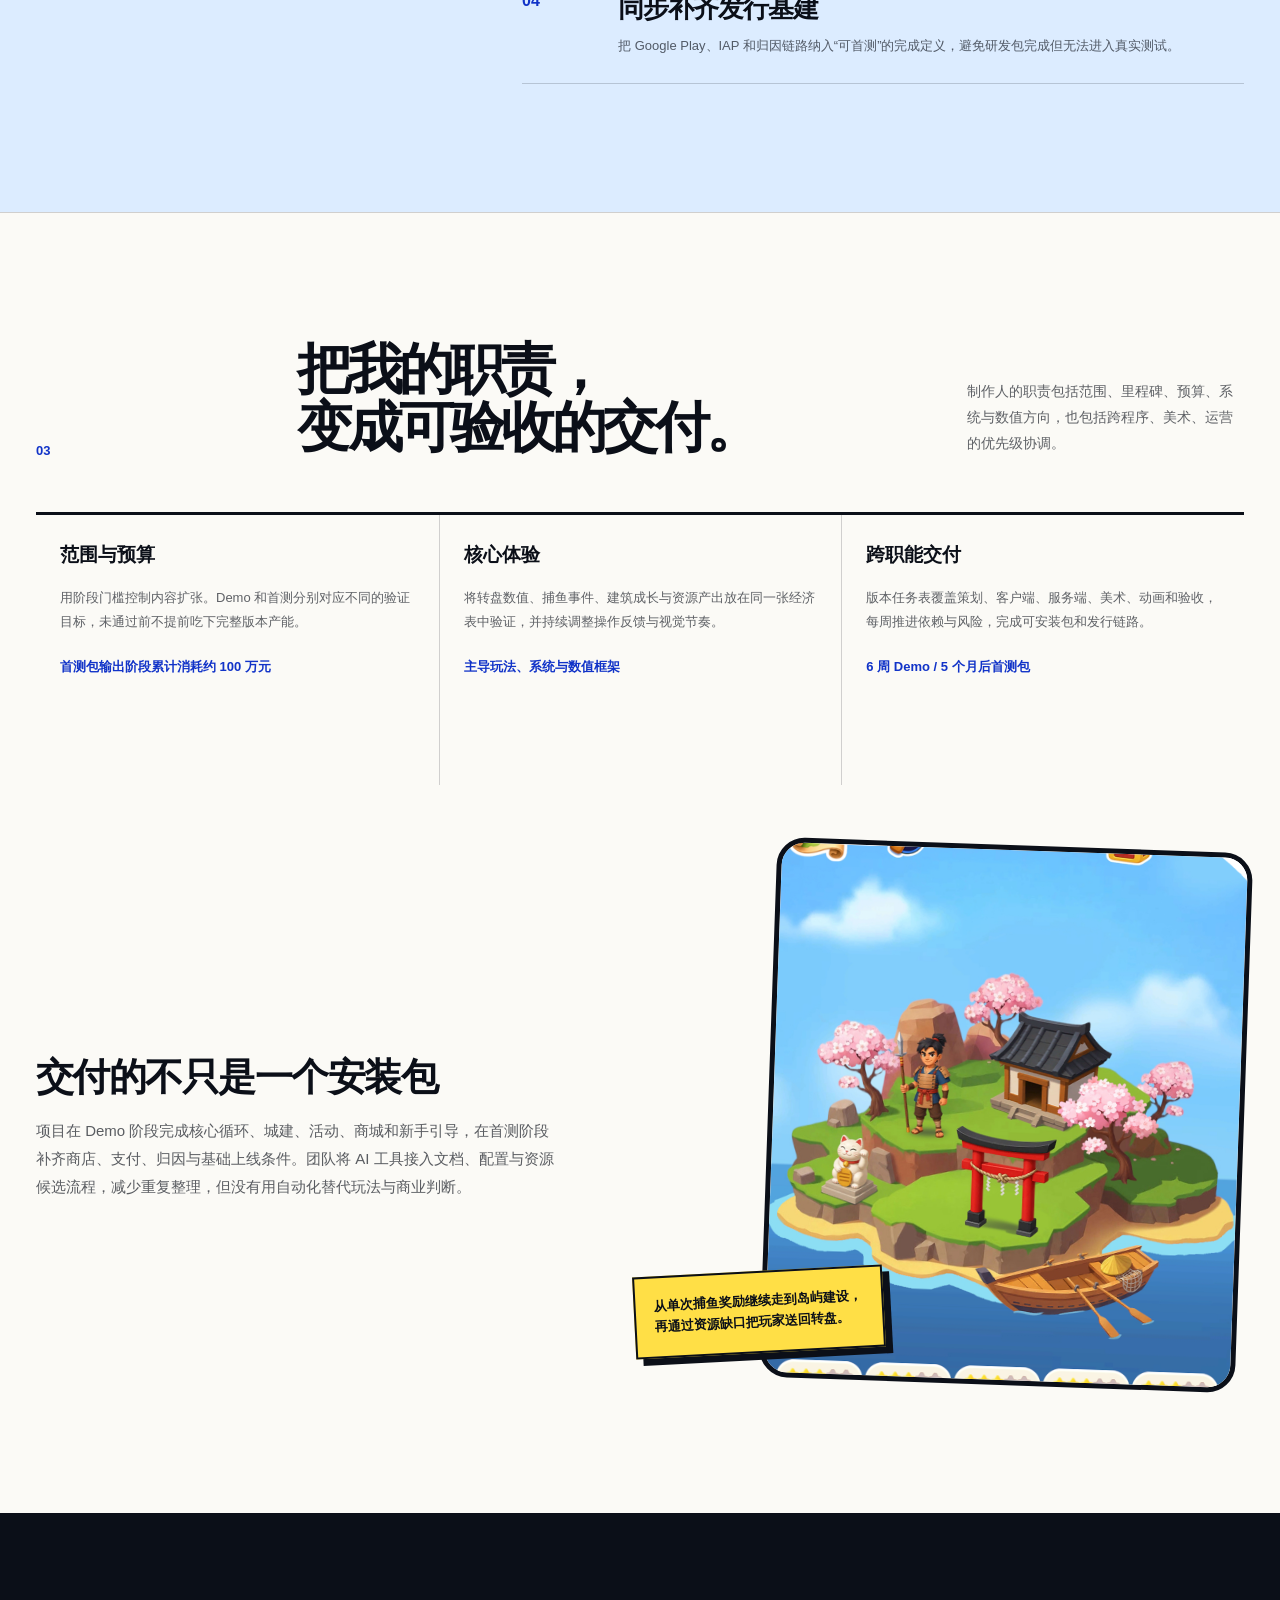
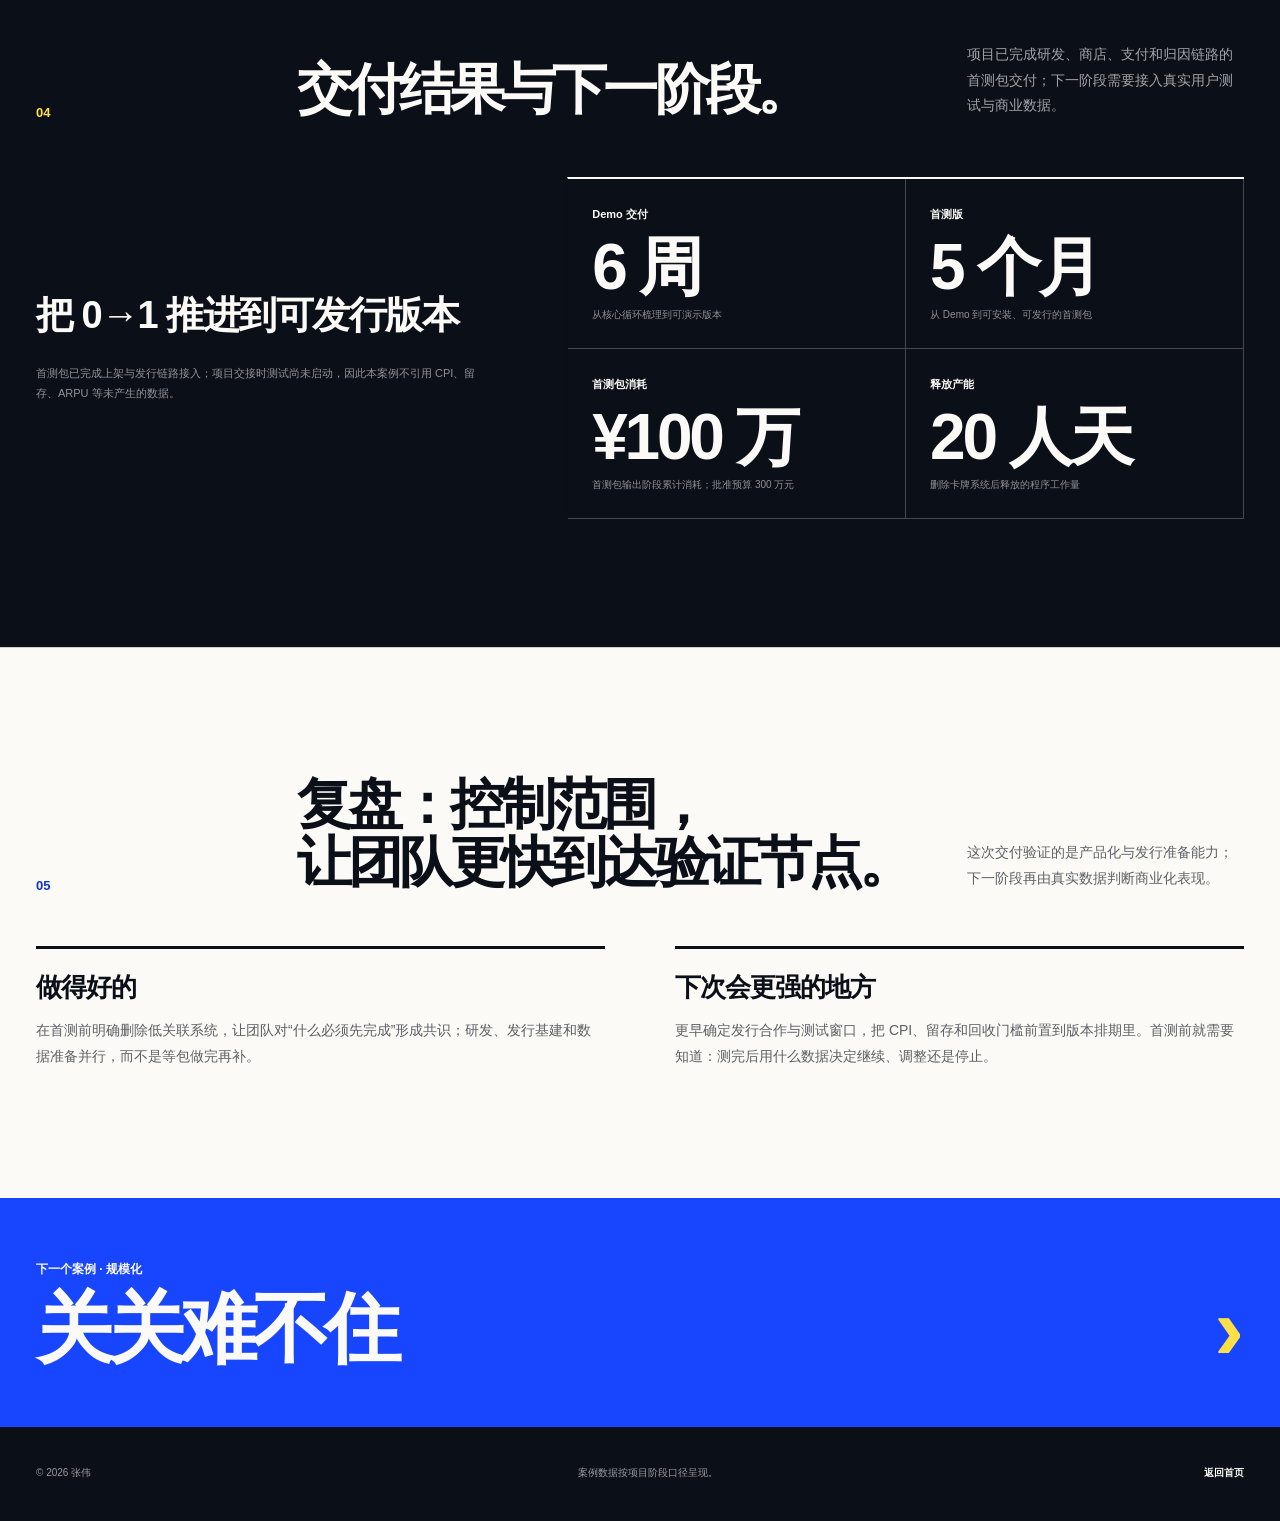
<file: cases/captaincapy.html>
<!doctype html>
<html lang="zh-CN">
  <head>
    <meta charset="UTF-8" />
    <meta name="viewport" content="width=device-width, initial-scale=1.0" />
    <meta
      name="description"
      content="CaptainCapy 案例：如何在 10 人团队和有限预算内，把一个海外休闲概念推进到可测试首测包。"
    />
    <title>CaptainCapy｜0→1 制作案例｜张伟</title>
    <link rel="icon" type="image/svg+xml" href="../favicon.svg" />
    <link rel="stylesheet" href="../styles.css" />
  </head>
  <body class="case-page captain-page">
    <a class="skip-link" href="#main">跳到正文</a>

    <header class="site-header case-header">
      <div class="nav-shell">
        <a class="brand" href="../index.html" aria-label="返回作品集首页">
          <span class="brand-mark">ZW</span>
          <span class="brand-copy"><strong>张伟</strong><small>游戏制作人 · 成都</small></span>
        </a>
        <button
          class="menu-button"
          type="button"
          aria-label="打开导航"
          aria-expanded="false"
          aria-controls="site-nav"
        >
          <span></span><span></span>
        </button>
        <nav class="site-nav" id="site-nav" aria-label="案例导航">
          <a href="../index.html#work">全部案例</a>
          <a href="guanguan.html">关关难不住</a>
          <a href="slime-legion.html">合合合英雄</a>
          <a class="nav-contact" href="../index.html#contact">联系我</a>
        </nav>
      </div>
    </header>

    <main id="main">
      <section class="case-hero">
        <div class="shell case-hero-grid">
          <div>
            <p class="case-stage">海外休闲 · 制作人 · 2026.04–2026.11</p>
            <h1>CaptainCapy</h1>
            <p class="case-hero-summary">
              用 Coin Master 式资源循环承接长线，用捕鱼事件强化单次体验。目标不是把系统做全，而是在 10 人团队和有限预算内，交付一个真正可以回答产品问题的首测版本。
            </p>
            <p class="case-hero-note">
              项目完成从立项到首测包交付，其中 6 周完成可演示 Demo；形成首测包输出阶段的累计消耗约 100 万元。案例重点说明如何在有限团队和预算内完成产品化与发行准备。
            </p>
          </div>
          <div class="case-hero-visual">
            <div class="case-hero-dot">10 人团队<br />6 周 Demo</div>
            <img class="case-hero-visual main" src="../assets/captain-spin.webp" alt="CaptainCapy 转盘主界面" />
            <img class="case-hero-visual secondary" src="../assets/captain-building.webp" alt="CaptainCapy 岛屿建设界面" />
          </div>
        </div>
      </section>

      <div class="shell">
        <div class="case-facts" aria-label="项目基本信息">
          <div class="fact"><span>公司</span><strong>卓瀚科技</strong></div>
          <div class="fact"><span>角色</span><strong>制作人</strong></div>
          <div class="fact"><span>预算与消耗</span><strong>批准 300 万 / 首测包输出阶段约 100 万</strong></div>
          <div class="fact"><span>当前状态</span><strong>首测包已上架，测试待启动</strong></div>
        </div>
      </div>

      <div class="case-content">
        <section class="case-block">
          <div class="shell">
            <div class="section-head">
              <span class="section-no">01</span>
              <h2>首测先回答三件事：<br />循环、体验、商业化。</h2>
              <p>项目同时包含转盘、捕鱼、城建、活动、商城和卡牌等多套结构。要在有限周期内交付，优先级必须回到验证目标。</p>
            </div>
            <div class="problem-grid">
              <p class="problem-lead">
                首测前真正需要回答的，是核心循环能否被理解、首日体验能否成立，以及商业化入口是否可用。功能数量不在答案里。
              </p>
              <div class="problem-facts">
                <article><strong>品质目标</strong><p>整体质量和操作手感需要对标成熟产品，不能只用低完成度原型验证。</p></article>
                <article><strong>交付约束</strong><p>10 人团队、有限周期、批准预算 300 万元，需要同时完成研发、商店、支付与归因。</p></article>
                <article><strong>范围风险</strong><p>原规划在首测前保留卡牌系统，但它与首测核心问题没有直接关系。</p></article>
              </div>
            </div>
            <div class="visual-break">
              <figure>
                <img src="../assets/captain-fishing.webp" alt="CaptainCapy 捕鱼事件玩法" />
                <figcaption>捕鱼事件把转盘奖励转换成更直接的视觉反馈。</figcaption>
              </figure>
              <figure>
                <img src="../assets/captain-destruction.webp" alt="CaptainCapy 破坏与反击事件" />
                <figcaption>破坏和反击事件为资源循环加入对抗与情绪变化。</figcaption>
              </figure>
            </div>
          </div>
        </section>

        <section class="case-block tint">
          <div class="shell">
            <div class="section-head">
              <span class="section-no">02</span>
              <h2>先拆循环，再排版本。</h2>
              <p>立项脑图把产品方向、目标用户、美术包装、系统与数值放在同一张图上。随后我把这些结构映射到版本节奏。</p>
            </div>
            <div class="loop-graphic" aria-label="CaptainCapy 核心循环">
              <div class="loop-step"><span>转盘抽取</span><strong>体力、金币与事件</strong><small>用高频反馈组织单次体验</small></div>
              <div class="loop-step"><span>捕鱼 / 破坏</span><strong>奖励兑现与视觉爽感</strong><small>借玩法强化随机奖励</small></div>
              <div class="loop-step"><span>资源与成长</span><strong>建设岛屿、解锁里程碑</strong><small>把单次体验接入长期目标</small></div>
              <div class="loop-step"><span>资源缺口</span><strong>回到下一次抽取</strong><small>让消耗重新制造行动动力</small></div>
            </div>
            <div class="process-grid">
              <div class="process-sticky">
                <h3>从验证问题倒推版本</h3>
                <p>
                  首月版本先完成转盘、捕鱼场景与基础事件；Demo 版本补城建、商城、任务、活动与 10 个章节；首测版本再补长线养成、发行与商业化基础。每阶段都有清晰的“进入下一阶段”条件。
                </p>
              </div>
              <div class="process-list">
                <article class="process-item">
                  <span>01</span>
                  <div>
                    <h3>拆转盘与事件概率</h3>
                    <p>把特殊事件前置判定，普通事件和特殊事件分别设计权重。以持续小奖维持获得反馈，用隐藏保底减少连续负体验。</p>
                  </div>
                </article>
                <article class="process-item">
                  <span>02</span>
                  <div>
                    <h3>控制资源产销</h3>
                    <p>建筑升级、体力恢复、活动返还与广告产出共同决定单日节奏。目标不是单点数值漂亮，而是让不同投入层级的玩家都有可推进的路径。</p>
                  </div>
                </article>
                <article class="process-item">
                  <span>03</span>
                  <div>
                    <h3>按验证价值砍范围</h3>
                    <p>首测前删除卡牌系统，释放约 20 人天程序工作和对应美术资源，把程序与美术产能集中到转盘手感、捕鱼表现和前期活动。</p>
                  </div>
                </article>
                <article class="process-item">
                  <span>04</span>
                  <div>
                    <h3>同步补齐发行基建</h3>
                    <p>把 Google Play、IAP 和归因链路纳入“可首测”的完成定义，避免研发包完成但无法进入真实测试。</p>
                  </div>
                </article>
              </div>
            </div>
          </div>
        </section>

        <section class="case-block">
          <div class="shell">
            <div class="section-head">
              <span class="section-no">03</span>
              <h2>把我的职责，<br />变成可验收的交付。</h2>
              <p>制作人的职责包括范围、里程碑、预算、系统与数值方向，也包括跨程序、美术、运营的优先级协调。</p>
            </div>
            <div class="decision-grid">
              <article class="decision">
                <b>范围与预算</b>
                <p>用阶段门槛控制内容扩张。Demo 和首测分别对应不同的验证目标，未通过前不提前吃下完整版本产能。</p>
                <strong>首测包输出阶段累计消耗约 100 万元</strong>
              </article>
              <article class="decision">
                <b>核心体验</b>
                <p>将转盘数值、捕鱼事件、建筑成长与资源产出放在同一张经济表中验证，并持续调整操作反馈与视觉节奏。</p>
                <strong>主导玩法、系统与数值框架</strong>
              </article>
              <article class="decision">
                <b>跨职能交付</b>
                <p>版本任务表覆盖策划、客户端、服务端、美术、动画和验收，每周推进依赖与风险，完成可安装包和发行链路。</p>
                <strong>6 周 Demo / 5 个月后首测包</strong>
              </article>
            </div>
            <div class="solution-layout">
              <div class="solution-copy">
                <h3>交付的不只是一个安装包</h3>
                <p>
                  项目在 Demo 阶段完成核心循环、城建、活动、商城和新手引导，在首测阶段补齐商店、支付、归因与基础上线条件。团队将 AI 工具接入文档、配置与资源候选流程，减少重复整理，但没有用自动化替代玩法与商业判断。
                </p>
              </div>
              <div class="solution-image">
                <img src="../assets/captain-building.webp" alt="CaptainCapy 岛屿建设与长期成长界面" />
                <div class="solution-note">从单次捕鱼奖励继续走到岛屿建设，再通过资源缺口把玩家送回转盘。</div>
              </div>
            </div>
          </div>
        </section>

        <section class="case-block dark">
          <div class="shell">
            <div class="section-head">
              <span class="section-no">04</span>
              <h2>交付结果与下一阶段。</h2>
              <p>项目已完成研发、商店、支付和归因链路的首测包交付；下一阶段需要接入真实用户测试与商业数据。</p>
            </div>
            <div class="metrics-layout">
              <div>
                <h3>把 0→1 推进到可发行版本</h3>
                <p class="result-note">
                  首测包已完成上架与发行链路接入；项目交接时测试尚未启动，因此本案例不引用 CPI、留存、ARPU 等未产生的数据。
                </p>
              </div>
              <div class="metric-grid">
                <div class="metric-card"><span>Demo 交付</span><strong>6 周</strong><small>从核心循环梳理到可演示版本</small></div>
                <div class="metric-card"><span>首测版</span><strong>5 个月</strong><small>从 Demo 到可安装、可发行的首测包</small></div>
                <div class="metric-card"><span>首测包消耗</span><strong>¥100 万</strong><small>首测包输出阶段累计消耗；批准预算 300 万元</small></div>
                <div class="metric-card"><span>释放产能</span><strong>20 人天</strong><small>删除卡牌系统后释放的程序工作量</small></div>
              </div>
            </div>
          </div>
        </section>

        <section class="case-block">
          <div class="shell">
            <div class="section-head">
              <span class="section-no">05</span>
              <h2>复盘：控制范围，<br />让团队更快到达验证节点。</h2>
              <p>这次交付验证的是产品化与发行准备能力；下一阶段再由真实数据判断商业化表现。</p>
            </div>
            <div class="learnings">
              <article class="learning">
                <h3>做得好的</h3>
                <p>在首测前明确删除低关联系统，让团队对“什么必须先完成”形成共识；研发、发行基建和数据准备并行，而不是等包做完再补。</p>
              </article>
              <article class="learning">
                <h3>下次会更强的地方</h3>
                <p>更早确定发行合作与测试窗口，把 CPI、留存和回收门槛前置到版本排期里。首测前就需要知道：测完后用什么数据决定继续、调整还是停止。</p>
              </article>
            </div>
          </div>
        </section>
      </div>

      <section class="next-case">
        <div class="shell">
          <a href="guanguan.html">
            <div><span>下一个案例 · 规模化</span><strong>关关难不住</strong></div>
            <span class="arrow" aria-hidden="true">›</span>
          </a>
        </div>
      </section>
    </main>

    <footer class="site-footer">
      <div class="shell footer-row">
        <p>© 2026 张伟</p>
        <p>案例数据按项目阶段口径呈现。</p>
        <a href="../index.html">返回首页</a>
      </div>
    </footer>

    <script src="../app.js"></script>
  </body>
</html>
</file>
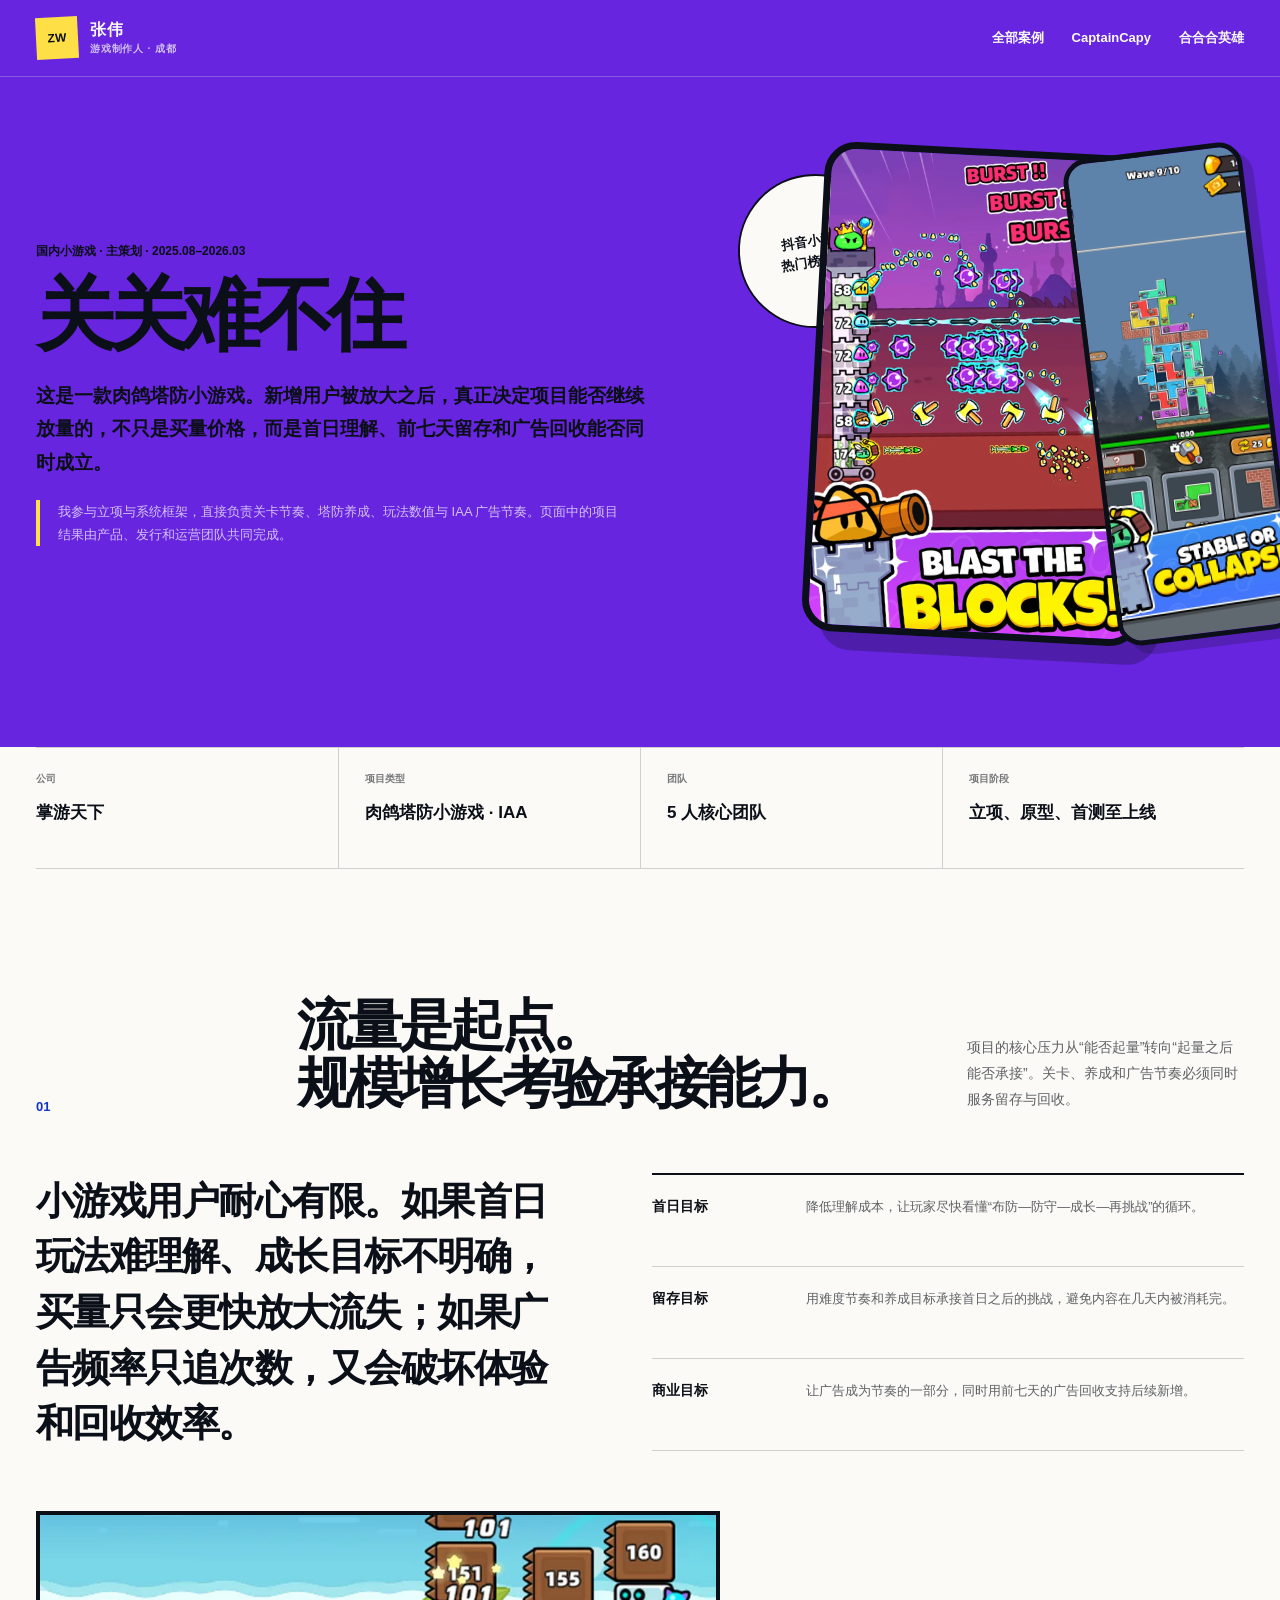
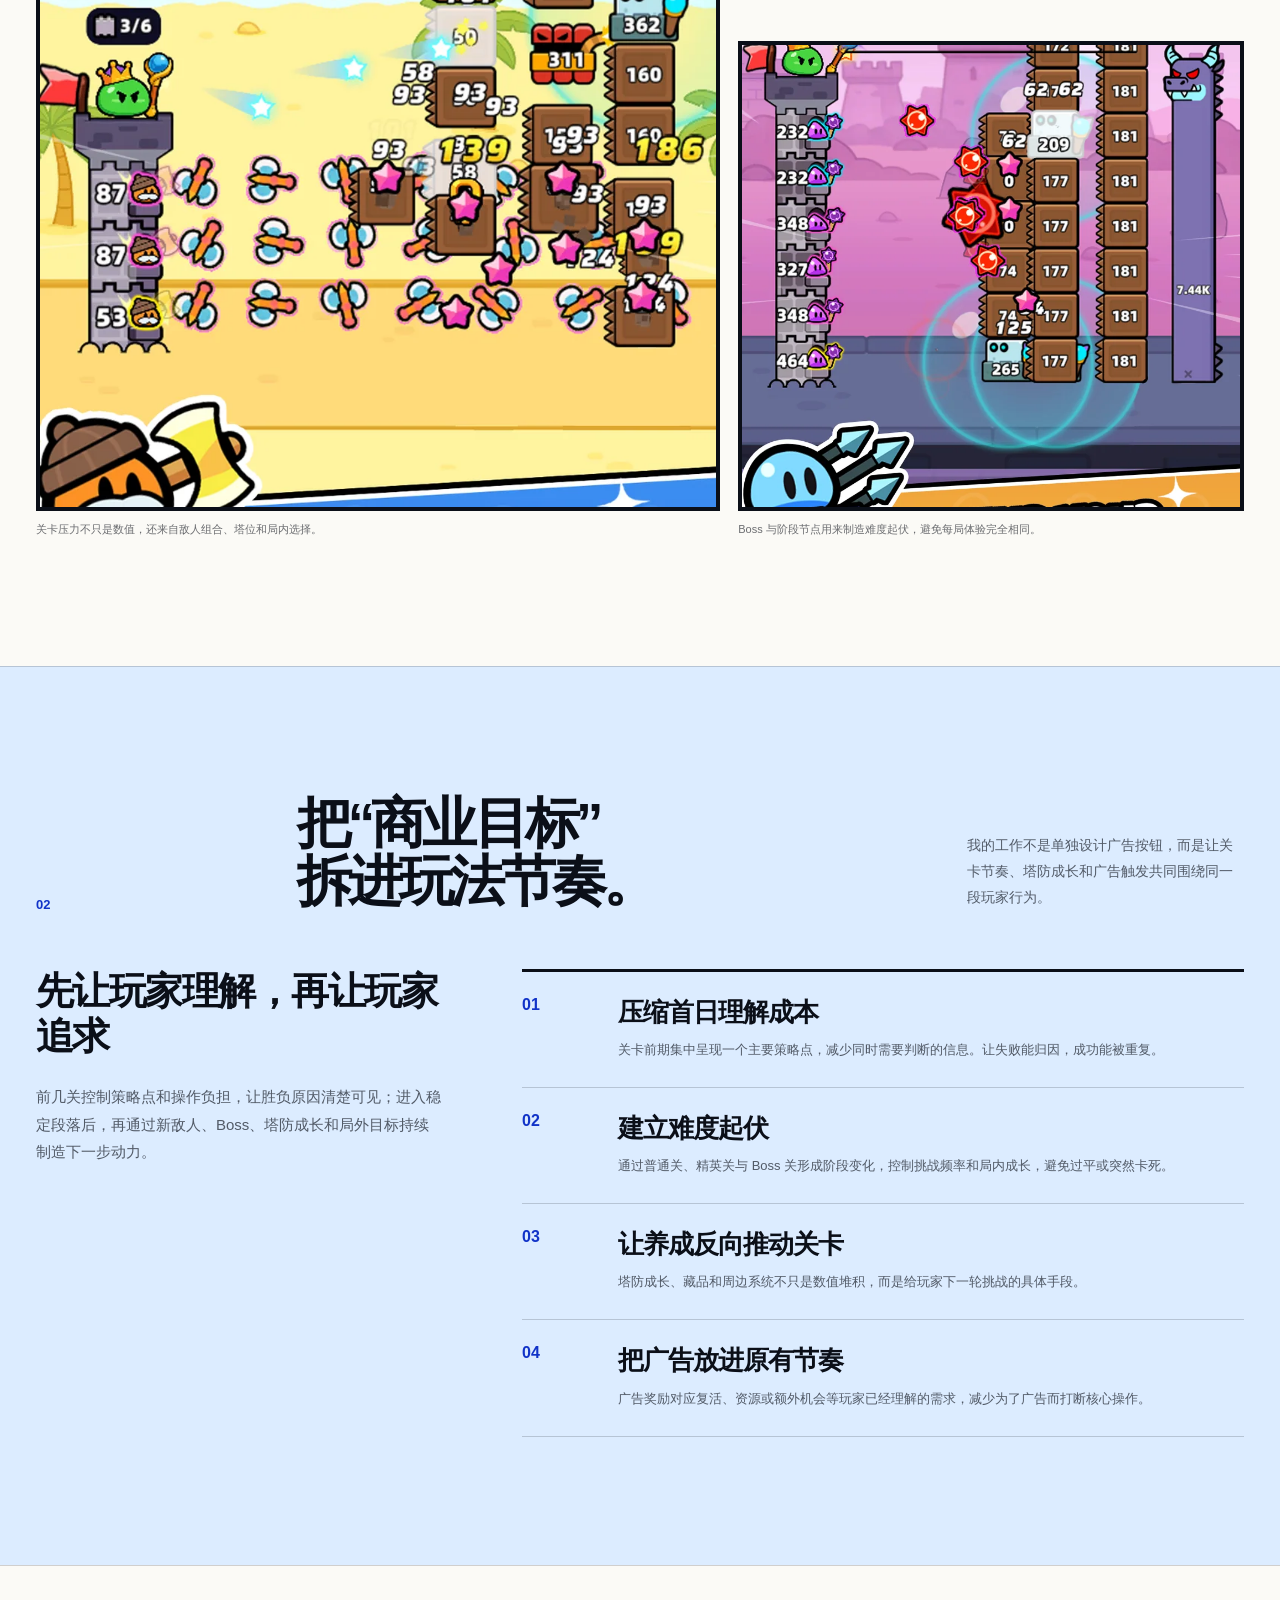
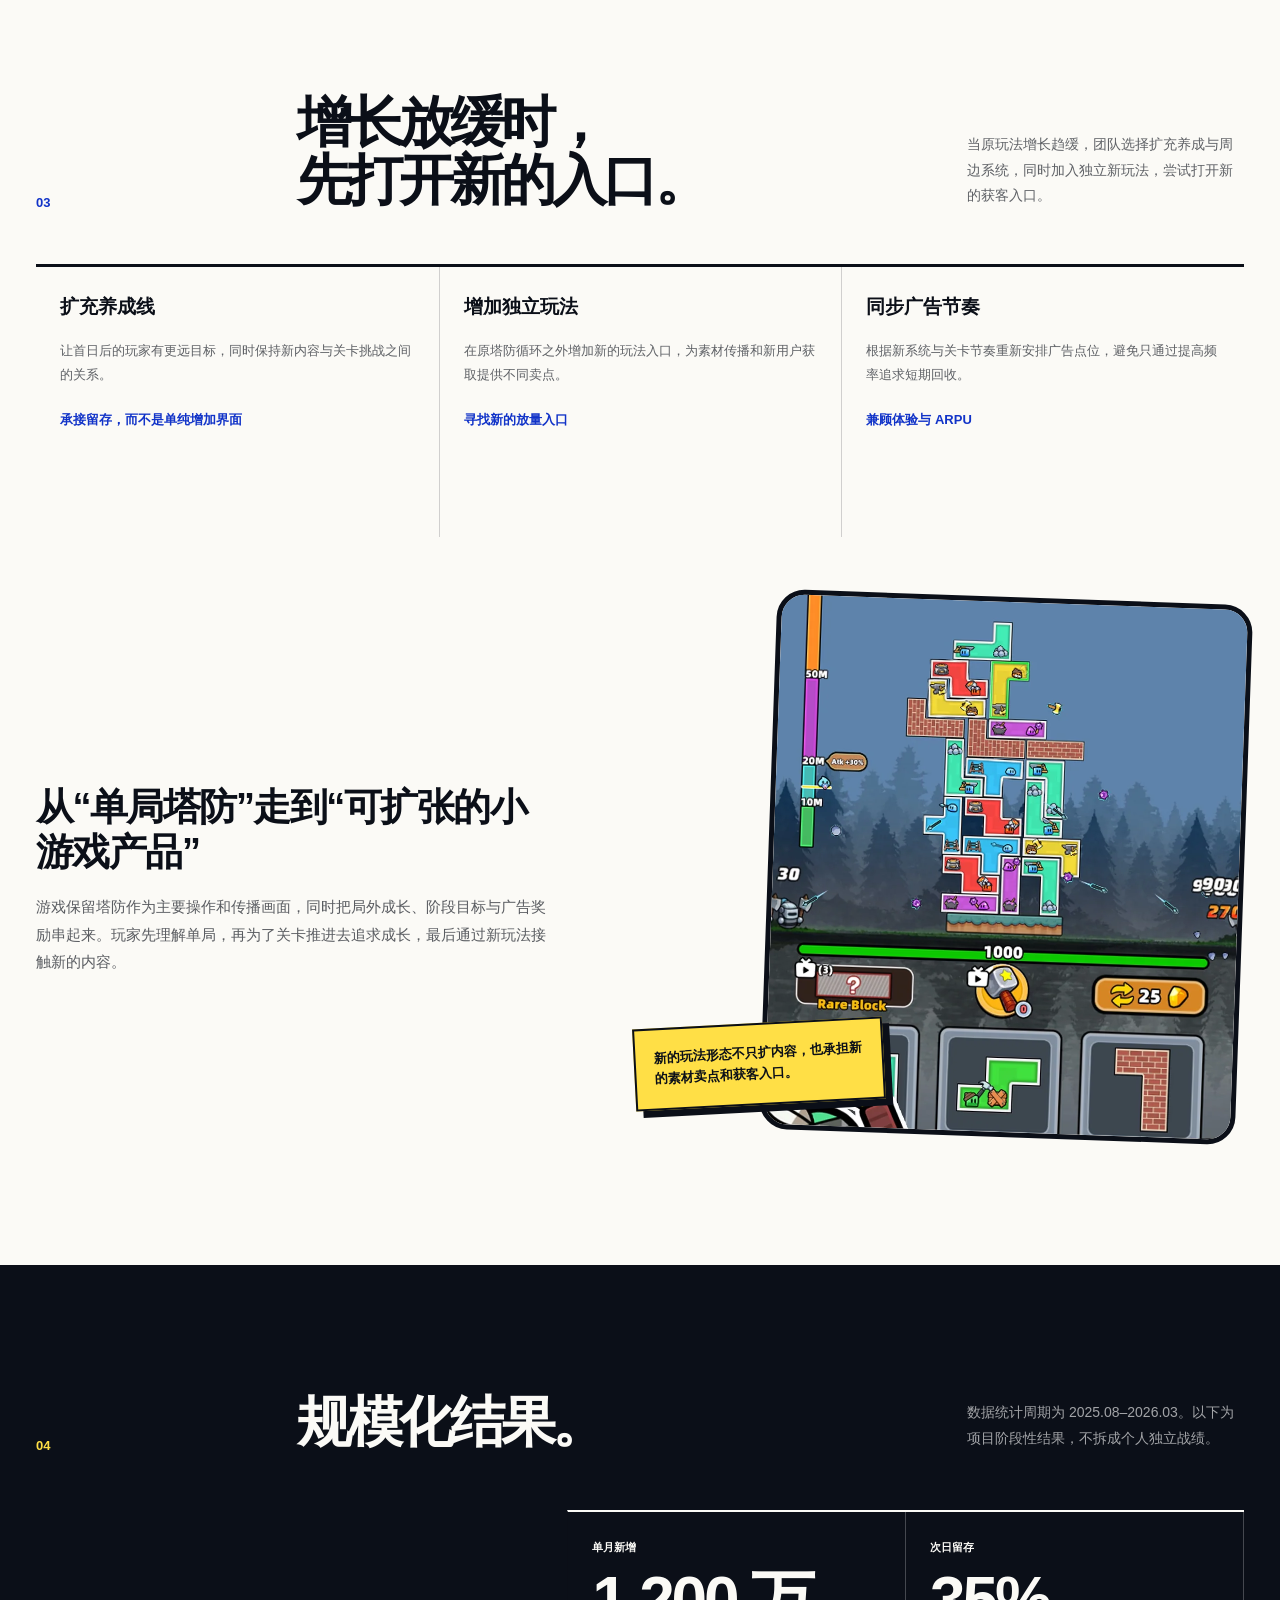
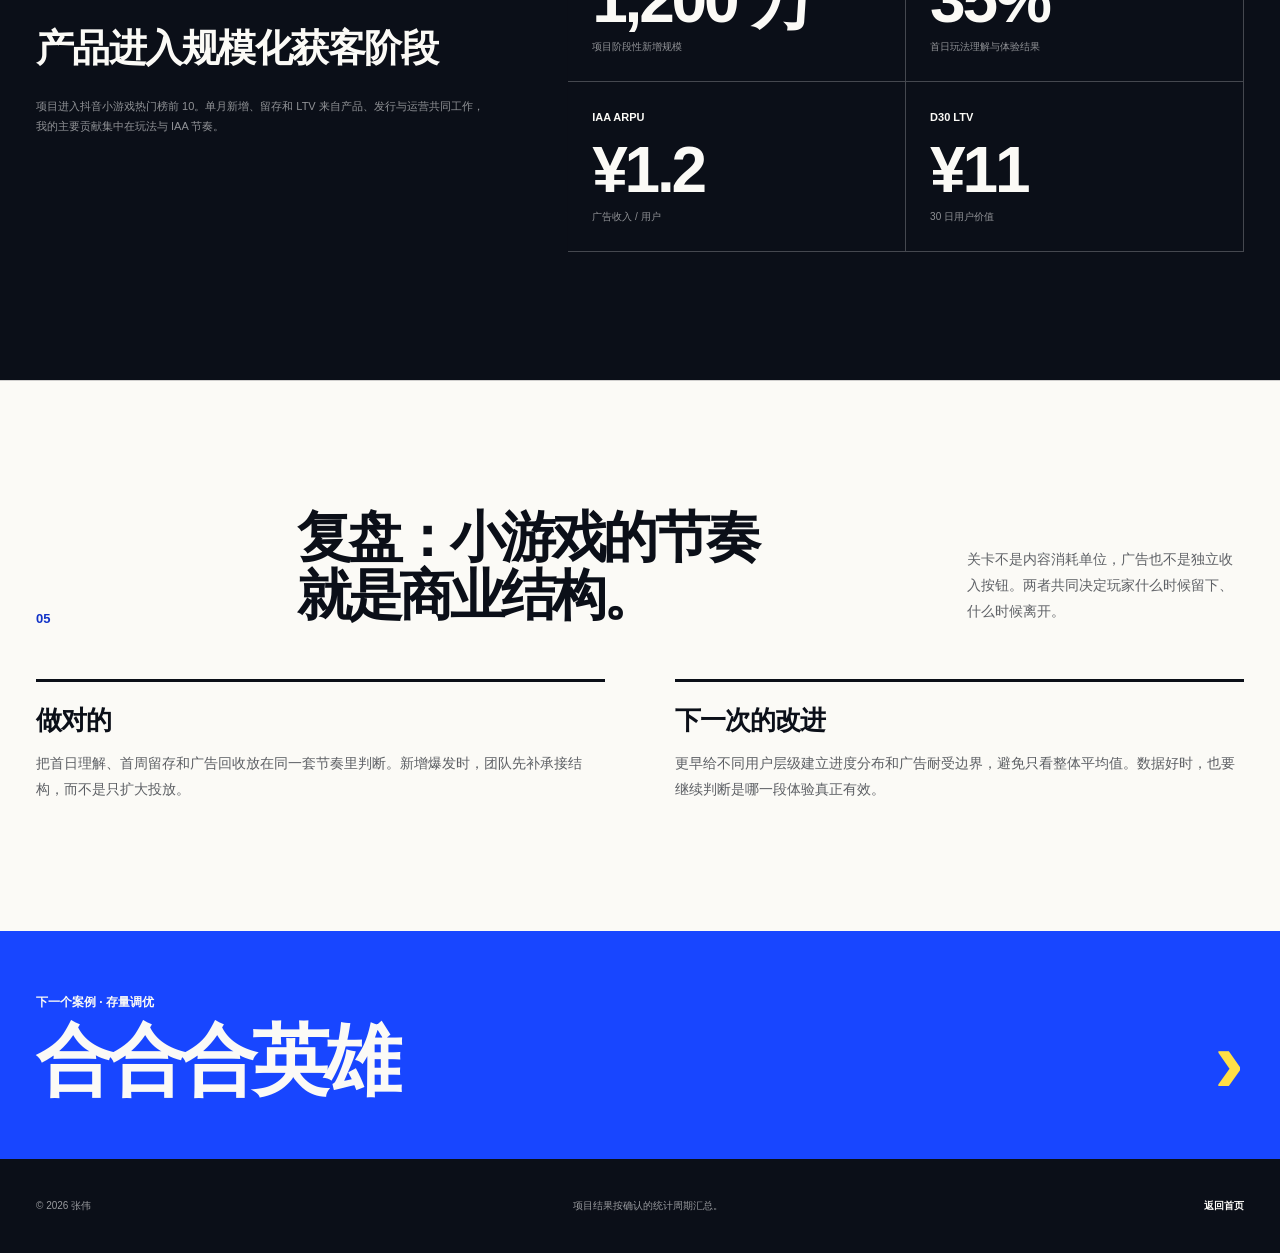
<file: cases/guanguan.html>
<!doctype html>
<html lang="zh-CN">
  <head>
    <meta charset="UTF-8" />
    <meta name="viewport" content="width=device-width, initial-scale=1.0" />
    <meta
      name="description"
      content="关关难不住案例：面对小游戏规模化获客，如何用关卡节奏、养成系统和广告点位承接新增。"
    />
    <title>关关难不住｜IAA 规模化案例｜张伟</title>
    <link rel="icon" type="image/svg+xml" href="../favicon.svg" />
    <link rel="stylesheet" href="../styles.css" />
  </head>
  <body class="case-page guanguan-page">
    <a class="skip-link" href="#main">跳到正文</a>

    <header class="site-header case-header">
      <div class="nav-shell">
        <a class="brand" href="../index.html" aria-label="返回作品集首页">
          <span class="brand-mark">ZW</span>
          <span class="brand-copy"><strong>张伟</strong><small>游戏制作人 · 成都</small></span>
        </a>
        <button
          class="menu-button"
          type="button"
          aria-label="打开导航"
          aria-expanded="false"
          aria-controls="site-nav"
        >
          <span></span><span></span>
        </button>
        <nav class="site-nav" id="site-nav" aria-label="案例导航">
          <a href="../index.html#work">全部案例</a>
          <a href="captaincapy.html">CaptainCapy</a>
          <a href="slime-legion.html">合合合英雄</a>
          <a class="nav-contact" href="../index.html#contact">联系我</a>
        </nav>
      </div>
    </header>

    <main id="main">
      <section class="case-hero">
        <div class="shell case-hero-grid">
          <div>
            <p class="case-stage">国内小游戏 · 主策划 · 2025.08–2026.03</p>
            <h1 class="chinese">关关难不住</h1>
            <p class="case-hero-summary">
              这是一款肉鸽塔防小游戏。新增用户被放大之后，真正决定项目能否继续放量的，不只是买量价格，而是首日理解、前七天留存和广告回收能否同时成立。
            </p>
            <p class="case-hero-note">
              我参与立项与系统框架，直接负责关卡节奏、塔防养成、玩法数值与 IAA 广告节奏。页面中的项目结果由产品、发行和运营团队共同完成。
            </p>
          </div>
          <div class="case-hero-visual">
            <div class="case-hero-dot">抖音小游戏<br />热门榜前 10</div>
            <img class="case-hero-visual main" src="../assets/guanguan-burst.webp" alt="关关难不住核心战斗" />
            <img class="case-hero-visual secondary" src="../assets/guanguan-puzzle.webp" alt="关关难不住拼图与塔防界面" />
          </div>
        </div>
      </section>

      <div class="shell">
        <div class="case-facts" aria-label="项目基本信息">
          <div class="fact"><span>公司</span><strong>掌游天下</strong></div>
          <div class="fact"><span>项目类型</span><strong>肉鸽塔防小游戏 · IAA</strong></div>
          <div class="fact"><span>团队</span><strong>5 人核心团队</strong></div>
          <div class="fact"><span>项目阶段</span><strong>立项、原型、首测至上线</strong></div>
        </div>
      </div>

      <div class="case-content">
        <section class="case-block">
          <div class="shell">
            <div class="section-head">
              <span class="section-no">01</span>
              <h2>流量是起点。<br />规模增长考验承接能力。</h2>
              <p>项目的核心压力从“能否起量”转向“起量之后能否承接”。关卡、养成和广告节奏必须同时服务留存与回收。</p>
            </div>
            <div class="problem-grid">
              <p class="problem-lead">
                小游戏用户耐心有限。如果首日玩法难理解、成长目标不明确，买量只会更快放大流失；如果广告频率只追次数，又会破坏体验和回收效率。
              </p>
              <div class="problem-facts">
                <article><strong>首日目标</strong><p>降低理解成本，让玩家尽快看懂“布防—防守—成长—再挑战”的循环。</p></article>
                <article><strong>留存目标</strong><p>用难度节奏和养成目标承接首日之后的挑战，避免内容在几天内被消耗完。</p></article>
                <article><strong>商业目标</strong><p>让广告成为节奏的一部分，同时用前七天的广告回收支持后续新增。</p></article>
              </div>
            </div>
            <div class="visual-break">
              <figure>
                <img src="../assets/guanguan-strategy.webp" alt="关关难不住策略与关卡界面" />
                <figcaption>关卡压力不只是数值，还来自敌人组合、塔位和局内选择。</figcaption>
              </figure>
              <figure>
                <img src="../assets/guanguan-boss.webp" alt="关关难不住 Boss 关卡" />
                <figcaption>Boss 与阶段节点用来制造难度起伏，避免每局体验完全相同。</figcaption>
              </figure>
            </div>
          </div>
        </section>

        <section class="case-block tint">
          <div class="shell">
            <div class="section-head">
              <span class="section-no">02</span>
              <h2>把“商业目标”<br />拆进玩法节奏。</h2>
              <p>我的工作不是单独设计广告按钮，而是让关卡节奏、塔防成长和广告触发共同围绕同一段玩家行为。</p>
            </div>
            <div class="process-grid">
              <div class="process-sticky">
                <h3>先让玩家理解，再让玩家追求</h3>
                <p>
                  前几关控制策略点和操作负担，让胜负原因清楚可见；进入稳定段落后，再通过新敌人、Boss、塔防成长和局外目标持续制造下一步动力。
                </p>
              </div>
              <div class="process-list">
                <article class="process-item">
                  <span>01</span>
                  <div>
                    <h3>压缩首日理解成本</h3>
                    <p>关卡前期集中呈现一个主要策略点，减少同时需要判断的信息。让失败能归因，成功能被重复。</p>
                  </div>
                </article>
                <article class="process-item">
                  <span>02</span>
                  <div>
                    <h3>建立难度起伏</h3>
                    <p>通过普通关、精英关与 Boss 关形成阶段变化，控制挑战频率和局内成长，避免过平或突然卡死。</p>
                  </div>
                </article>
                <article class="process-item">
                  <span>03</span>
                  <div>
                    <h3>让养成反向推动关卡</h3>
                    <p>塔防成长、藏品和周边系统不只是数值堆积，而是给玩家下一轮挑战的具体手段。</p>
                  </div>
                </article>
                <article class="process-item">
                  <span>04</span>
                  <div>
                    <h3>把广告放进原有节奏</h3>
                    <p>广告奖励对应复活、资源或额外机会等玩家已经理解的需求，减少为了广告而打断核心操作。</p>
                  </div>
                </article>
              </div>
            </div>
          </div>
        </section>

        <section class="case-block">
          <div class="shell">
            <div class="section-head">
              <span class="section-no">03</span>
              <h2>增长放缓时，<br />先打开新的入口。</h2>
              <p>当原玩法增长趋缓，团队选择扩充养成与周边系统，同时加入独立新玩法，尝试打开新的获客入口。</p>
            </div>
            <div class="decision-grid">
              <article class="decision">
                <b>扩充养成线</b>
                <p>让首日后的玩家有更远目标，同时保持新内容与关卡挑战之间的关系。</p>
                <strong>承接留存，而不是单纯增加界面</strong>
              </article>
              <article class="decision">
                <b>增加独立玩法</b>
                <p>在原塔防循环之外增加新的玩法入口，为素材传播和新用户获取提供不同卖点。</p>
                <strong>寻找新的放量入口</strong>
              </article>
              <article class="decision">
                <b>同步广告节奏</b>
                <p>根据新系统与关卡节奏重新安排广告点位，避免只通过提高频率追求短期回收。</p>
                <strong>兼顾体验与 ARPU</strong>
              </article>
            </div>
            <div class="solution-layout">
              <div class="solution-copy">
                <h3>从“单局塔防”走到“可扩张的小游戏产品”</h3>
                <p>
                  游戏保留塔防作为主要操作和传播画面，同时把局外成长、阶段目标与广告奖励串起来。玩家先理解单局，再为了关卡推进去追求成长，最后通过新玩法接触新的内容。
                </p>
              </div>
              <div class="solution-image">
                <img src="../assets/guanguan-puzzle.webp" alt="关关难不住拼图背包玩法" />
                <div class="solution-note">新的玩法形态不只扩内容，也承担新的素材卖点和获客入口。</div>
              </div>
            </div>
          </div>
        </section>

        <section class="case-block dark">
          <div class="shell">
            <div class="section-head">
              <span class="section-no">04</span>
              <h2>规模化结果。</h2>
              <p>数据统计周期为 2025.08–2026.03。以下为项目阶段性结果，不拆成个人独立战绩。</p>
            </div>
            <div class="metrics-layout">
              <div>
                <h3>产品进入规模化获客阶段</h3>
                <p class="result-note">
                  项目进入抖音小游戏热门榜前 10。单月新增、留存和 LTV 来自产品、发行与运营共同工作，我的主要贡献集中在玩法与 IAA 节奏。
                </p>
              </div>
              <div class="metric-grid">
                <div class="metric-card"><span>单月新增</span><strong>1,200 万</strong><small>项目阶段性新增规模</small></div>
                <div class="metric-card"><span>次日留存</span><strong>35%</strong><small>首日玩法理解与体验结果</small></div>
                <div class="metric-card"><span>IAA ARPU</span><strong>¥1.2</strong><small>广告收入 / 用户</small></div>
                <div class="metric-card"><span>D30 LTV</span><strong>¥11</strong><small>30 日用户价值</small></div>
              </div>
            </div>
          </div>
        </section>

        <section class="case-block">
          <div class="shell">
            <div class="section-head">
              <span class="section-no">05</span>
              <h2>复盘：小游戏的节奏<br />就是商业结构。</h2>
              <p>关卡不是内容消耗单位，广告也不是独立收入按钮。两者共同决定玩家什么时候留下、什么时候离开。</p>
            </div>
            <div class="learnings">
              <article class="learning">
                <h3>做对的</h3>
                <p>把首日理解、首周留存和广告回收放在同一套节奏里判断。新增爆发时，团队先补承接结构，而不是只扩大投放。</p>
              </article>
              <article class="learning">
                <h3>下一次的改进</h3>
                <p>更早给不同用户层级建立进度分布和广告耐受边界，避免只看整体平均值。数据好时，也要继续判断是哪一段体验真正有效。</p>
              </article>
            </div>
          </div>
        </section>
      </div>

      <section class="next-case">
        <div class="shell">
          <a href="slime-legion.html">
            <div><span>下一个案例 · 存量调优</span><strong>合合合英雄</strong></div>
            <span class="arrow" aria-hidden="true">›</span>
          </a>
        </div>
      </section>
    </main>

    <footer class="site-footer">
      <div class="shell footer-row">
        <p>© 2026 张伟</p>
        <p>项目结果按确认的统计周期汇总。</p>
        <a href="../index.html">返回首页</a>
      </div>
    </footer>

    <script src="../app.js"></script>
  </body>
</html>
</file>
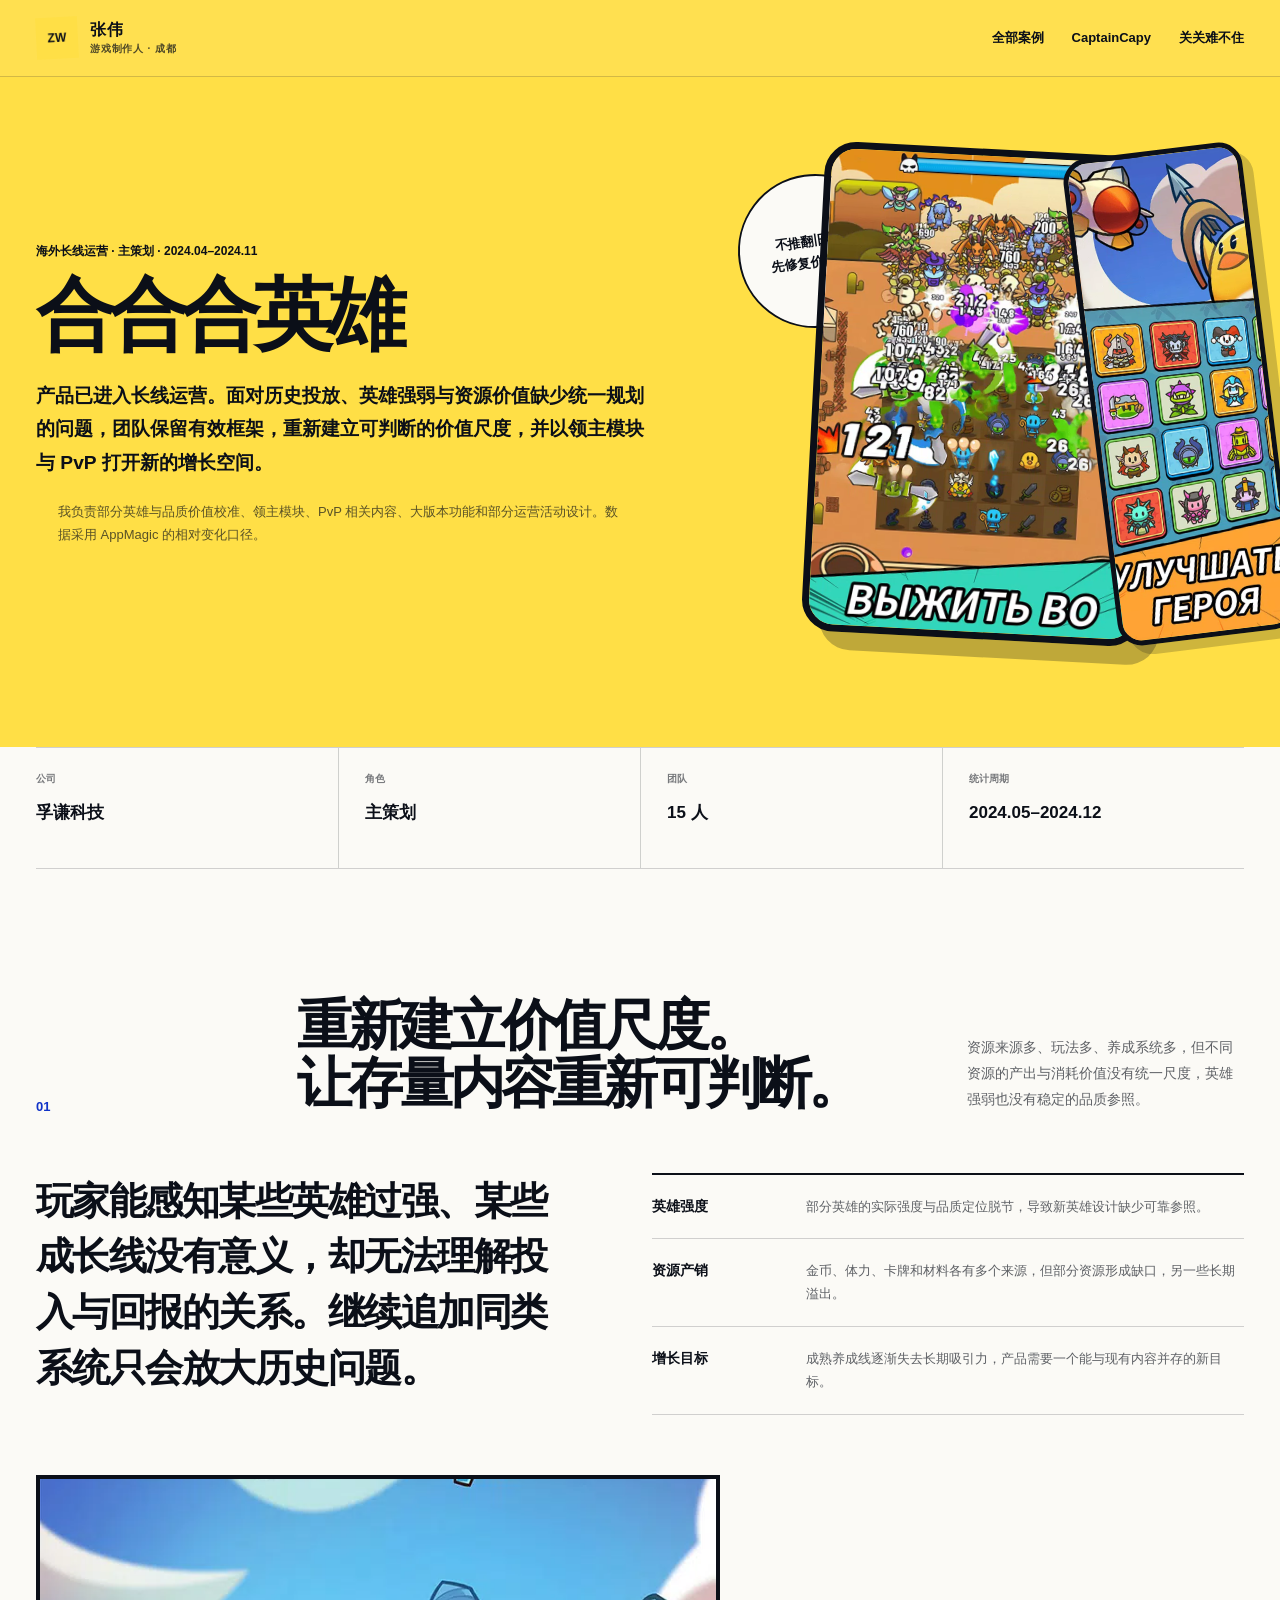
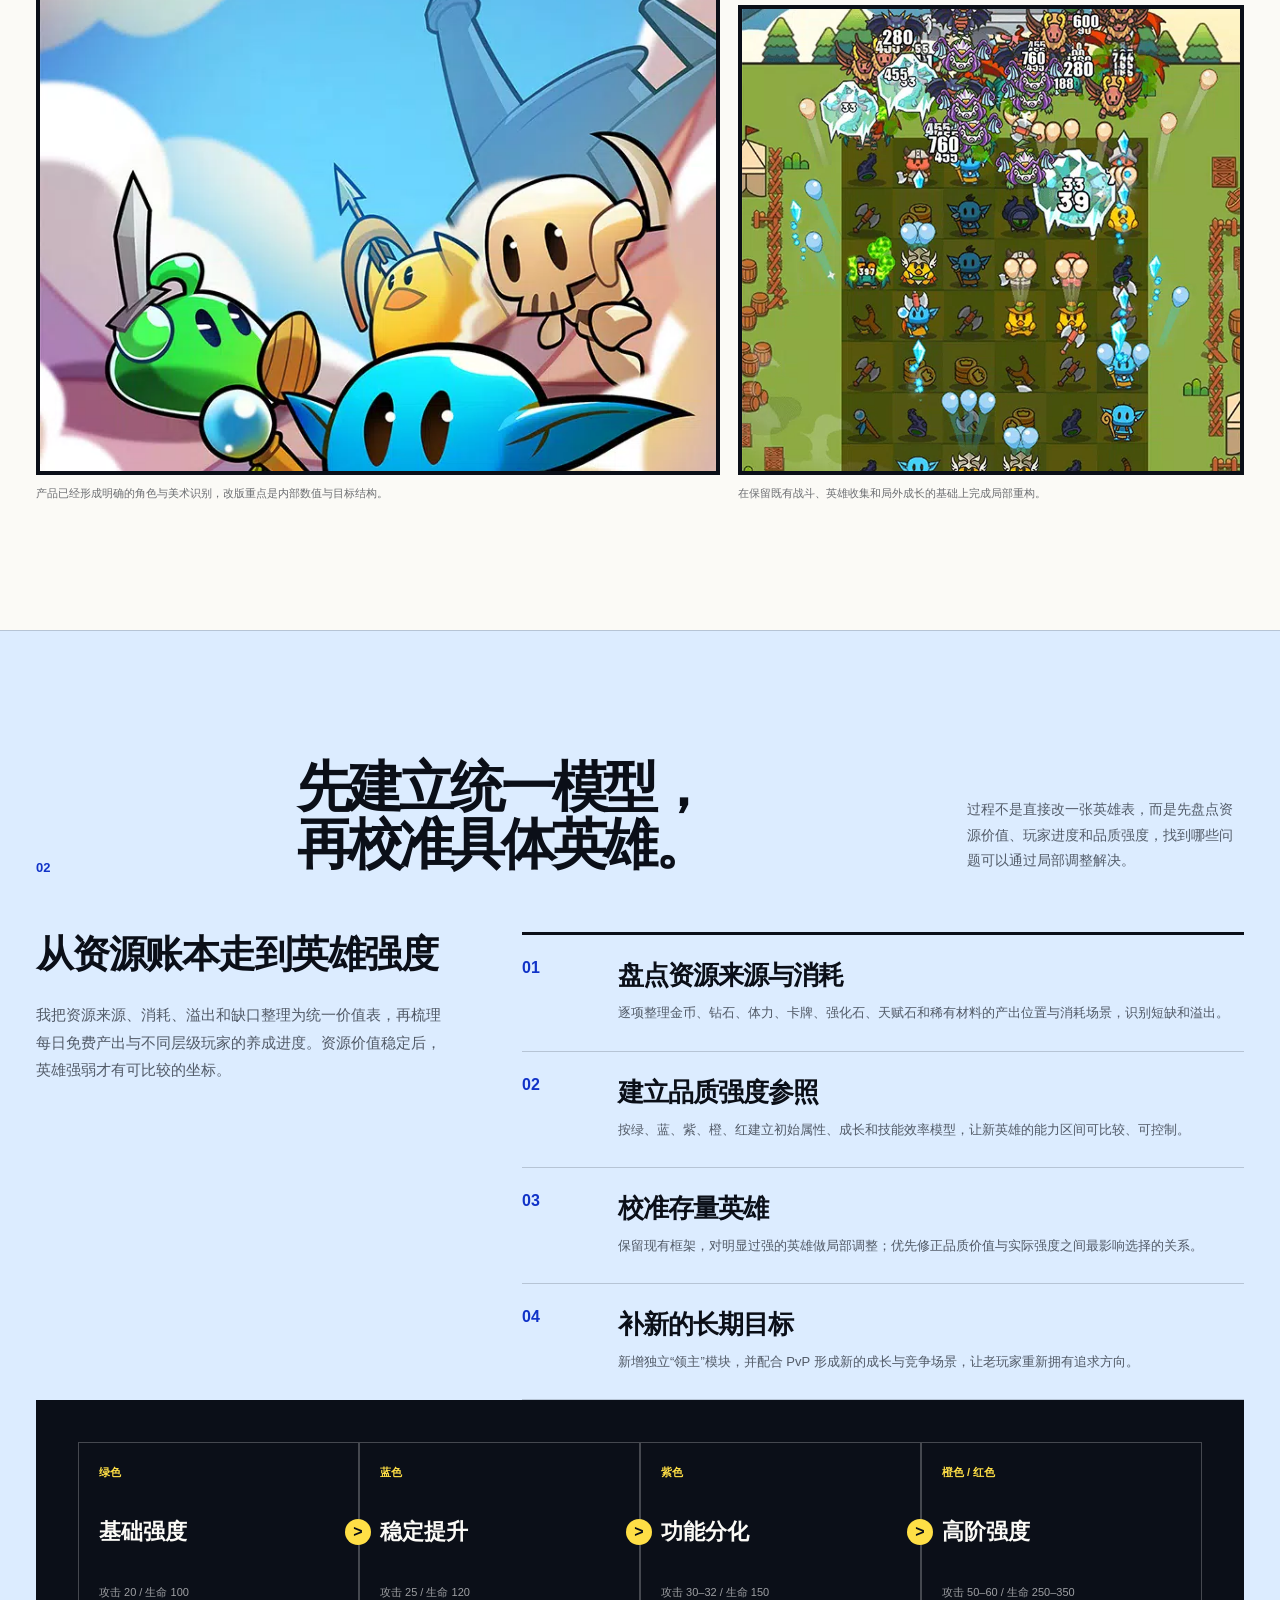
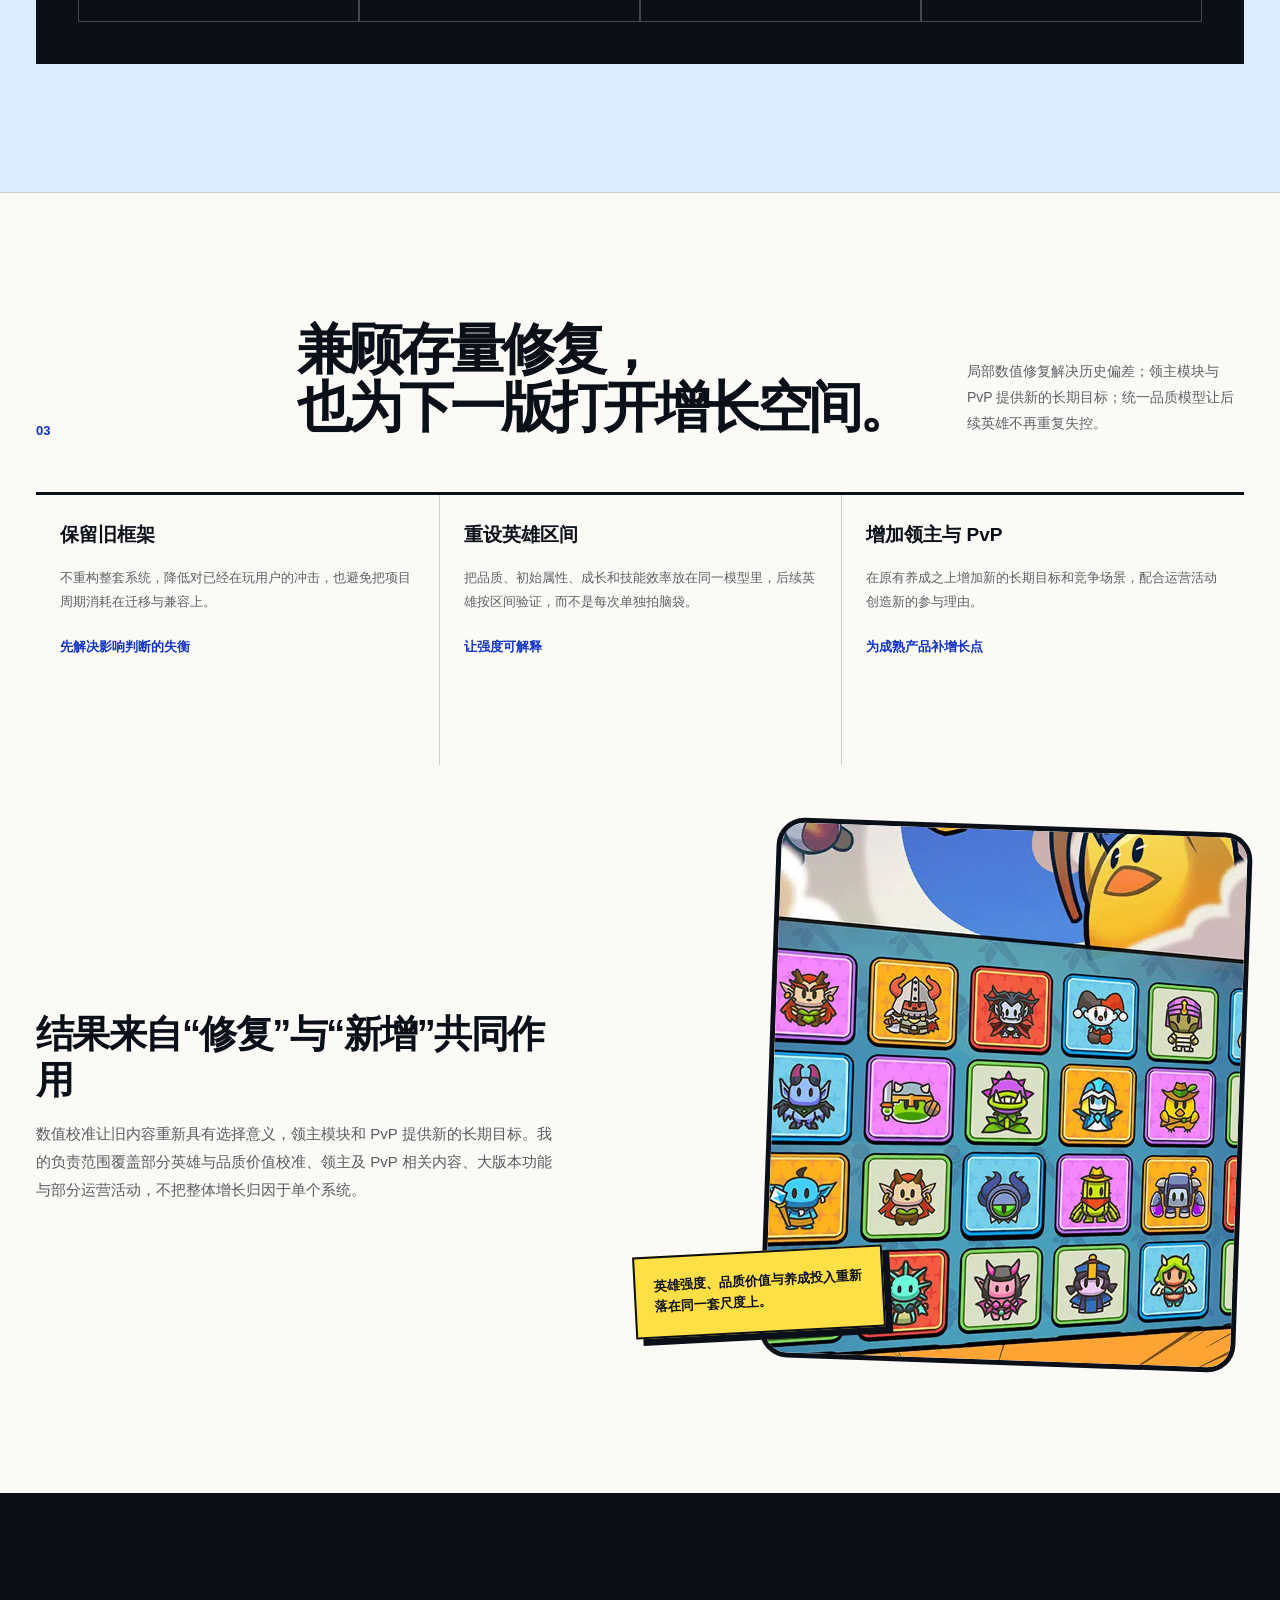
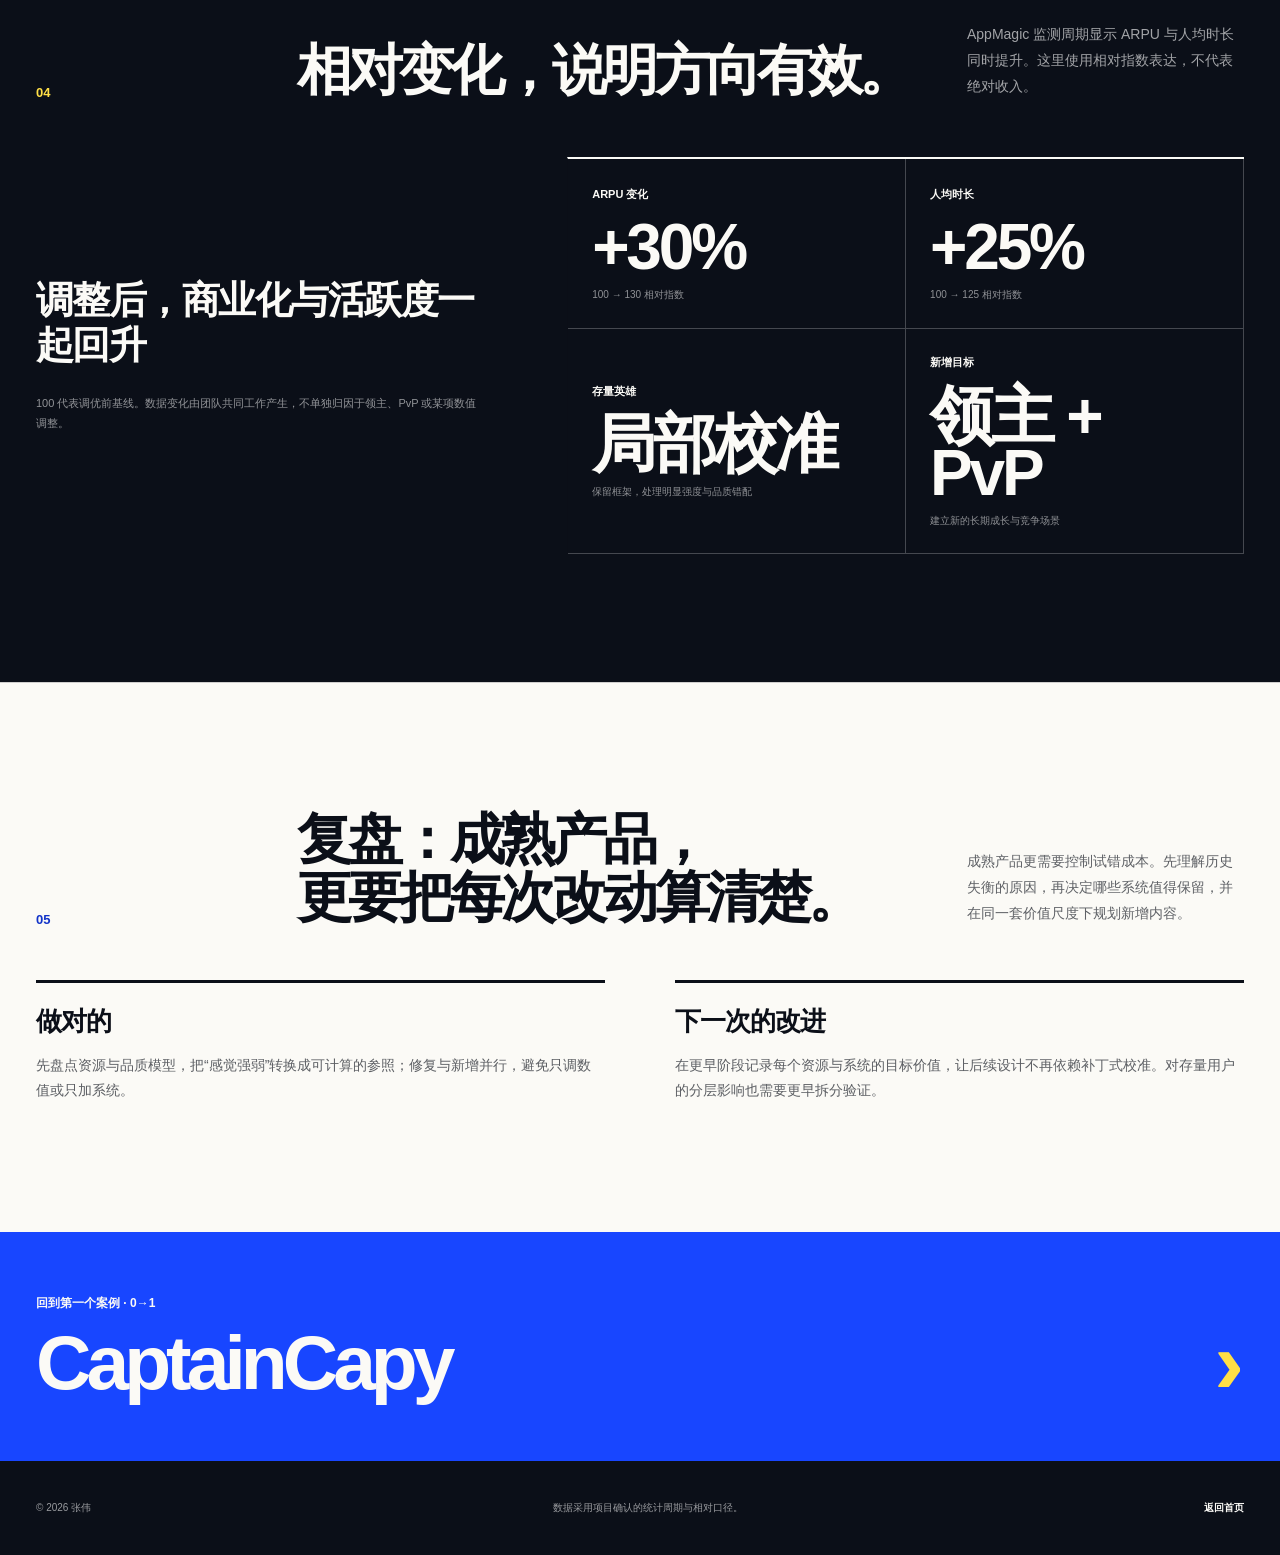
<file: cases/slime-legion.html>
<!doctype html>
<html lang="zh-CN">
  <head>
    <meta charset="UTF-8" />
    <meta name="viewport" content="width=device-width, initial-scale=1.0" />
    <meta
      name="description"
      content="合合合英雄案例：在海外长线产品的既有框架中，修复数值失衡并建立新的增长目标。"
    />
    <title>合合合英雄｜存量调优案例｜张伟</title>
    <link rel="icon" type="image/svg+xml" href="../favicon.svg" />
    <link rel="stylesheet" href="../styles.css" />
  </head>
  <body class="case-page slime-page">
    <a class="skip-link" href="#main">跳到正文</a>

    <header class="site-header case-header">
      <div class="nav-shell">
        <a class="brand" href="../index.html" aria-label="返回作品集首页">
          <span class="brand-mark">ZW</span>
          <span class="brand-copy"><strong>张伟</strong><small>游戏制作人 · 成都</small></span>
        </a>
        <button
          class="menu-button"
          type="button"
          aria-label="打开导航"
          aria-expanded="false"
          aria-controls="site-nav"
        >
          <span></span><span></span>
        </button>
        <nav class="site-nav" id="site-nav" aria-label="案例导航">
          <a href="../index.html#work">全部案例</a>
          <a href="captaincapy.html">CaptainCapy</a>
          <a href="guanguan.html">关关难不住</a>
          <a class="nav-contact" href="../index.html#contact">联系我</a>
        </nav>
      </div>
    </header>

    <main id="main">
      <section class="case-hero">
        <div class="shell case-hero-grid">
          <div>
            <p class="case-stage">海外长线运营 · 主策划 · 2024.04–2024.11</p>
            <h1 class="chinese">合合合英雄</h1>
            <p class="case-hero-summary">
              产品已进入长线运营。面对历史投放、英雄强弱与资源价值缺少统一规划的问题，团队保留有效框架，重新建立可判断的价值尺度，并以领主模块与 PvP 打开新的增长空间。
            </p>
            <p class="case-hero-note">
              我负责部分英雄与品质价值校准、领主模块、PvP 相关内容、大版本功能和部分运营活动设计。数据采用 AppMagic 的相对变化口径。
            </p>
          </div>
          <div class="case-hero-visual">
            <div class="case-hero-dot">不推翻旧框架<br />先修复价值尺度</div>
            <img class="case-hero-visual main" src="../assets/slime-battle.webp" alt="Slime Legion 战斗界面" />
            <img class="case-hero-visual secondary" src="../assets/slime-hero.webp" alt="Slime Legion 英雄界面" />
          </div>
        </div>
      </section>

      <div class="shell">
        <div class="case-facts" aria-label="项目基本信息">
          <div class="fact"><span>公司</span><strong>孚谦科技</strong></div>
          <div class="fact"><span>角色</span><strong>主策划</strong></div>
          <div class="fact"><span>团队</span><strong>15 人</strong></div>
          <div class="fact"><span>统计周期</span><strong>2024.05–2024.12</strong></div>
        </div>
      </div>

      <div class="case-content">
        <section class="case-block">
          <div class="shell">
            <div class="section-head">
              <span class="section-no">01</span>
              <h2>重新建立价值尺度。<br />让存量内容重新可判断。</h2>
              <p>资源来源多、玩法多、养成系统多，但不同资源的产出与消耗价值没有统一尺度，英雄强弱也没有稳定的品质参照。</p>
            </div>
            <div class="problem-grid">
              <p class="problem-lead">
                玩家能感知某些英雄过强、某些成长线没有意义，却无法理解投入与回报的关系。继续追加同类系统只会放大历史问题。
              </p>
              <div class="problem-facts">
                <article><strong>英雄强度</strong><p>部分英雄的实际强度与品质定位脱节，导致新英雄设计缺少可靠参照。</p></article>
                <article><strong>资源产销</strong><p>金币、体力、卡牌和材料各有多个来源，但部分资源形成缺口，另一些长期溢出。</p></article>
                <article><strong>增长目标</strong><p>成熟养成线逐渐失去长期吸引力，产品需要一个能与现有内容并存的新目标。</p></article>
              </div>
            </div>
            <div class="visual-break">
              <figure>
                <img src="../assets/slime-key.webp" alt="Slime Legion 主视觉" />
                <figcaption>产品已经形成明确的角色与美术识别，改版重点是内部数值与目标结构。</figcaption>
              </figure>
              <figure>
                <img src="../assets/slime-defense.webp" alt="Slime Legion 防守战斗界面" />
                <figcaption>在保留既有战斗、英雄收集和局外成长的基础上完成局部重构。</figcaption>
              </figure>
            </div>
          </div>
        </section>

        <section class="case-block tint">
          <div class="shell">
            <div class="section-head">
              <span class="section-no">02</span>
              <h2>先建立统一模型，<br />再校准具体英雄。</h2>
              <p>过程不是直接改一张英雄表，而是先盘点资源价值、玩家进度和品质强度，找到哪些问题可以通过局部调整解决。</p>
            </div>
            <div class="process-grid">
              <div class="process-sticky">
                <h3>从资源账本走到英雄强度</h3>
                <p>
                  我把资源来源、消耗、溢出和缺口整理为统一价值表，再梳理每日免费产出与不同层级玩家的养成进度。资源价值稳定后，英雄强弱才有可比较的坐标。
                </p>
              </div>
              <div class="process-list">
                <article class="process-item">
                  <span>01</span>
                  <div>
                    <h3>盘点资源来源与消耗</h3>
                    <p>逐项整理金币、钻石、体力、卡牌、强化石、天赋石和稀有材料的产出位置与消耗场景，识别短缺和溢出。</p>
                  </div>
                </article>
                <article class="process-item">
                  <span>02</span>
                  <div>
                    <h3>建立品质强度参照</h3>
                    <p>按绿、蓝、紫、橙、红建立初始属性、成长和技能效率模型，让新英雄的能力区间可比较、可控制。</p>
                  </div>
                </article>
                <article class="process-item">
                  <span>03</span>
                  <div>
                    <h3>校准存量英雄</h3>
                    <p>保留现有框架，对明显过强的英雄做局部调整；优先修正品质价值与实际强度之间最影响选择的关系。</p>
                  </div>
                </article>
                <article class="process-item">
                  <span>04</span>
                  <div>
                    <h3>补新的长期目标</h3>
                    <p>新增独立“领主”模块，并配合 PvP 形成新的成长与竞争场景，让老玩家重新拥有追求方向。</p>
                  </div>
                </article>
              </div>
            </div>
            <div class="loop-graphic" aria-label="英雄品质模型">
              <div class="loop-step"><span>绿色</span><strong>基础强度</strong><small>攻击 20 / 生命 100</small></div>
              <div class="loop-step"><span>蓝色</span><strong>稳定提升</strong><small>攻击 25 / 生命 120</small></div>
              <div class="loop-step"><span>紫色</span><strong>功能分化</strong><small>攻击 30–32 / 生命 150</small></div>
              <div class="loop-step"><span>橙色 / 红色</span><strong>高阶强度</strong><small>攻击 50–60 / 生命 250–350</small></div>
            </div>
          </div>
        </section>

        <section class="case-block">
          <div class="shell">
            <div class="section-head">
              <span class="section-no">03</span>
              <h2>兼顾存量修复，<br />也为下一版打开增长空间。</h2>
              <p>局部数值修复解决历史偏差；领主模块与 PvP 提供新的长期目标；统一品质模型让后续英雄不再重复失控。</p>
            </div>
            <div class="decision-grid">
              <article class="decision">
                <b>保留旧框架</b>
                <p>不重构整套系统，降低对已经在玩用户的冲击，也避免把项目周期消耗在迁移与兼容上。</p>
                <strong>先解决影响判断的失衡</strong>
              </article>
              <article class="decision">
                <b>重设英雄区间</b>
                <p>把品质、初始属性、成长和技能效率放在同一模型里，后续英雄按区间验证，而不是每次单独拍脑袋。</p>
                <strong>让强度可解释</strong>
              </article>
              <article class="decision">
                <b>增加领主与 PvP</b>
                <p>在原有养成之上增加新的长期目标和竞争场景，配合运营活动创造新的参与理由。</p>
                <strong>为成熟产品补增长点</strong>
              </article>
            </div>
            <div class="solution-layout">
              <div class="solution-copy">
                <h3>结果来自“修复”与“新增”共同作用</h3>
                <p>
                  数值校准让旧内容重新具有选择意义，领主模块和 PvP 提供新的长期目标。我的负责范围覆盖部分英雄与品质价值校准、领主及 PvP 相关内容、大版本功能与部分运营活动，不把整体增长归因于单个系统。
                </p>
              </div>
              <div class="solution-image">
                <img src="../assets/slime-hero.webp" alt="Slime Legion 英雄收集与养成界面" />
                <div class="solution-note">英雄强度、品质价值与养成投入重新落在同一套尺度上。</div>
              </div>
            </div>
          </div>
        </section>

        <section class="case-block dark">
          <div class="shell">
            <div class="section-head">
              <span class="section-no">04</span>
              <h2>相对变化，说明方向有效。</h2>
              <p>AppMagic 监测周期显示 ARPU 与人均时长同时提升。这里使用相对指数表达，不代表绝对收入。</p>
            </div>
            <div class="metrics-layout">
              <div>
                <h3>调整后，商业化与活跃度一起回升</h3>
                <p class="result-note">
                  100 代表调优前基线。数据变化由团队共同工作产生，不单独归因于领主、PvP 或某项数值调整。
                </p>
              </div>
              <div class="metric-grid">
                <div class="metric-card"><span>ARPU 变化</span><strong>+30%</strong><small>100 → 130 相对指数</small></div>
                <div class="metric-card"><span>人均时长</span><strong>+25%</strong><small>100 → 125 相对指数</small></div>
                <div class="metric-card"><span>存量英雄</span><strong>局部校准</strong><small>保留框架，处理明显强度与品质错配</small></div>
                <div class="metric-card"><span>新增目标</span><strong>领主 + PvP</strong><small>建立新的长期成长与竞争场景</small></div>
              </div>
            </div>
          </div>
        </section>

        <section class="case-block">
          <div class="shell">
            <div class="section-head">
              <span class="section-no">05</span>
              <h2>复盘：成熟产品，<br />更要把每次改动算清楚。</h2>
              <p>成熟产品更需要控制试错成本。先理解历史失衡的原因，再决定哪些系统值得保留，并在同一套价值尺度下规划新增内容。</p>
            </div>
            <div class="learnings">
              <article class="learning">
                <h3>做对的</h3>
                <p>先盘点资源与品质模型，把“感觉强弱”转换成可计算的参照；修复与新增并行，避免只调数值或只加系统。</p>
              </article>
              <article class="learning">
                <h3>下一次的改进</h3>
                <p>在更早阶段记录每个资源与系统的目标价值，让后续设计不再依赖补丁式校准。对存量用户的分层影响也需要更早拆分验证。</p>
              </article>
            </div>
          </div>
        </section>
      </div>

      <section class="next-case">
        <div class="shell">
          <a href="captaincapy.html">
            <div><span>回到第一个案例 · 0→1</span><strong>CaptainCapy</strong></div>
            <span class="arrow" aria-hidden="true">›</span>
          </a>
        </div>
      </section>
    </main>

    <footer class="site-footer">
      <div class="shell footer-row">
        <p>© 2026 张伟</p>
        <p>数据采用项目确认的统计周期与相对口径。</p>
        <a href="../index.html">返回首页</a>
      </div>
    </footer>

    <script src="../app.js"></script>
  </body>
</html>
</file>
<file: styles.css>
:root {
  --blue: #1846ff;
  --blue-deep: #1133c8;
  --sky: #dcecff;
  --ink: #0b0f18;
  --paper: #fbfaf6;
  --orange: #ff6a3d;
  --yellow: #ffdf46;
  --mint: #b9f5d8;
  --violet: #6725df;
  --aqua: #21d9e7;
  --line: rgba(11, 15, 24, 0.18);
  --line-light: rgba(255, 255, 255, 0.24);
  --shell: min(1440px, calc(100vw - 72px));
  --sans: "Microsoft YaHei", "PingFang SC", "Noto Sans SC", sans-serif;
  --display: "Arial Black", "Microsoft YaHei", sans-serif;
}

* {
  box-sizing: border-box;
}

html {
  overflow-x: clip;
  scroll-behavior: smooth;
}

body {
  margin: 0;
  overflow-x: clip;
  color: var(--ink);
  background: var(--paper);
  font-family: var(--sans);
  line-height: 1.65;
  text-rendering: optimizeLegibility;
  -webkit-font-smoothing: antialiased;
}

body.menu-open {
  overflow: hidden;
}

img {
  display: block;
  max-width: 100%;
}

a {
  color: inherit;
  text-decoration: none;
}

button {
  color: inherit;
  font: inherit;
}

::selection {
  color: var(--paper);
  background: var(--violet);
}

:focus-visible {
  outline: 3px solid var(--yellow);
  outline-offset: 4px;
}

.shell {
  width: var(--shell);
  margin-inline: auto;
}

.skip-link {
  position: fixed;
  top: 10px;
  left: 10px;
  z-index: 1000;
  padding: 12px 16px;
  color: var(--paper);
  background: var(--ink);
  transform: translateY(-180%);
}

.skip-link:focus {
  transform: translateY(0);
}

.site-header {
  position: sticky;
  top: 0;
  z-index: 100;
  color: var(--paper);
  background: color-mix(in srgb, var(--blue) 93%, transparent);
  border-bottom: 1px solid var(--line-light);
  backdrop-filter: blur(16px);
}

.site-header.on-paper {
  color: var(--ink);
  background: rgba(251, 250, 246, 0.93);
  border-bottom-color: var(--line);
}

.nav-shell {
  width: var(--shell);
  min-height: 76px;
  margin-inline: auto;
  display: flex;
  align-items: center;
  justify-content: space-between;
  gap: 30px;
}

.brand {
  display: flex;
  align-items: center;
  gap: 12px;
  font-weight: 900;
  letter-spacing: 0.04em;
}

.brand-mark {
  width: 42px;
  height: 42px;
  display: grid;
  place-items: center;
  color: var(--ink);
  background: var(--yellow);
  font: 900 12px/1 var(--display);
  letter-spacing: 0.02em;
  transform: rotate(-3deg);
}

.brand-copy {
  display: grid;
  line-height: 1.05;
}

.brand-copy small {
  margin-top: 5px;
  opacity: 0.72;
  font-size: 10px;
  font-weight: 600;
  letter-spacing: 0.08em;
}

.site-nav {
  display: flex;
  align-items: center;
  gap: 28px;
  font-size: 13px;
  font-weight: 800;
}

.site-nav a {
  position: relative;
  min-height: 44px;
  display: inline-flex;
  align-items: center;
}

.site-nav a:not(.nav-contact)::after {
  content: "";
  position: absolute;
  right: 0;
  bottom: 7px;
  left: 0;
  height: 2px;
  background: var(--yellow);
  transform: scaleX(0);
  transform-origin: right;
  transition: transform 180ms ease;
}

.on-paper .site-nav a:not(.nav-contact)::after {
  background: var(--blue);
}

.site-nav a:hover::after,
.site-nav a:focus-visible::after {
  transform: scaleX(1);
  transform-origin: left;
}

.nav-contact {
  padding: 9px 15px;
  color: var(--ink);
  background: var(--yellow);
  border: 2px solid var(--ink);
  box-shadow: 4px 4px 0 var(--ink);
  transition: transform 120ms ease, box-shadow 120ms ease;
}

.nav-contact:hover,
.nav-contact:focus-visible {
  transform: translate(2px, 2px);
  box-shadow: 2px 2px 0 var(--ink);
}

.menu-button {
  display: none;
  width: 44px;
  height: 44px;
  padding: 0;
  border: 0;
  background: transparent;
  cursor: pointer;
}

.menu-button span {
  display: block;
  width: 24px;
  height: 2px;
  margin: 6px auto;
  background: currentColor;
  transition: transform 180ms ease;
}

/* Home hero */

.hero {
  position: relative;
  min-height: calc(100vh - 76px);
  color: var(--paper);
  background: var(--blue);
  overflow: hidden;
}

.hero::before {
  content: "";
  position: absolute;
  inset: 0;
  background:
    linear-gradient(90deg, transparent 49.85%, rgba(255, 255, 255, 0.08) 50%, transparent 50.15%),
    linear-gradient(transparent 49.85%, rgba(255, 255, 255, 0.08) 50%, transparent 50.15%);
  pointer-events: none;
}

.hero-inner {
  width: var(--shell);
  min-height: calc(100vh - 76px);
  margin-inline: auto;
  padding-block: 66px 58px;
  position: relative;
  z-index: 1;
  display: grid;
  grid-template-columns: minmax(0, 1.04fr) minmax(440px, 0.96fr);
  gap: clamp(48px, 7vw, 110px);
  align-items: center;
}

.hero-copy {
  position: relative;
  z-index: 2;
  min-width: 0;
}

.hero-kicker {
  margin: 0 0 22px;
  display: flex;
  flex-wrap: wrap;
  gap: 9px;
  font-size: 12px;
  font-weight: 700;
}

.hero-kicker span {
  padding: 7px 10px;
  border: 1px solid rgba(255, 255, 255, 0.5);
}

.hero h1 {
  max-width: 790px;
  margin: 0;
  font: 900 clamp(64px, 6.9vw, 104px)/0.98 var(--sans);
  letter-spacing: -0.075em;
}

.hero h1 strong {
  color: var(--yellow);
  font-weight: 900;
}

.hero-lead {
  max-width: 660px;
  margin: 30px 0 0;
  color: rgba(255, 255, 255, 0.77);
  font-size: clamp(16px, 1.35vw, 19px);
  line-height: 1.85;
}

.hero-actions {
  margin-top: 34px;
  display: flex;
  flex-wrap: wrap;
  gap: 13px;
}

.button {
  min-height: 54px;
  padding: 0 20px;
  display: inline-flex;
  align-items: center;
  justify-content: center;
  gap: 30px;
  border: 2px solid var(--ink);
  font-size: 13px;
  font-weight: 900;
  transition: transform 150ms ease, box-shadow 150ms ease, background 150ms ease;
}

.button-dark {
  color: var(--paper);
  background: var(--ink);
  box-shadow: 5px 5px 0 var(--yellow);
}

.button-dark:hover,
.button-dark:focus-visible {
  transform: translate(3px, 3px);
  box-shadow: 2px 2px 0 var(--yellow);
}

.button-yellow {
  color: var(--ink);
  background: var(--yellow);
  box-shadow: 5px 5px 0 var(--ink);
}

.button-yellow:hover,
.button-yellow:focus-visible {
  transform: translate(3px, 3px);
  box-shadow: 2px 2px 0 var(--ink);
}

.hero-stage {
  position: relative;
  min-height: 650px;
}

.orbit {
  position: absolute;
  top: 50%;
  left: 50%;
  width: min(540px, 42vw);
  aspect-ratio: 1;
  border: 3px dashed var(--yellow);
  border-radius: 50%;
  transform: translate(-50%, -50%) rotate(-8deg);
}

.orbit::before,
.orbit::after {
  content: "";
  position: absolute;
  border-radius: 50%;
}

.orbit::before {
  inset: 45px;
  border: 1px solid rgba(255, 255, 255, 0.48);
}

.orbit::after {
  top: -11px;
  left: 50%;
  width: 20px;
  height: 20px;
  background: var(--yellow);
  transform: translateX(-50%);
}

.orbit-label {
  position: absolute;
  z-index: 2;
  padding: 6px 9px;
  color: var(--ink);
  background: var(--paper);
  font-size: 11px;
  font-weight: 900;
}

.orbit-label:nth-child(1) {
  top: 8%;
  left: 8%;
}

.orbit-label:nth-child(2) {
  top: 20%;
  right: 1%;
}

.orbit-label:nth-child(3) {
  right: 7%;
  bottom: 13%;
}

.orbit-label:nth-child(4) {
  left: -2%;
  bottom: 19%;
}

.hero-main-shot {
  position: absolute;
  top: 13%;
  left: 16%;
  z-index: 2;
  width: min(305px, 23vw);
  height: 72%;
  overflow: hidden;
  border: 6px solid var(--ink);
  border-radius: 30px;
  background: var(--ink);
  box-shadow: 18px 18px 0 rgba(11, 15, 24, 0.4);
  transform: rotate(4deg);
}

.hero-main-shot img {
  width: 100%;
  height: 100%;
  object-fit: cover;
}

.shot-note {
  position: absolute;
  z-index: 4;
  padding: 14px 16px;
  color: var(--ink);
  background: var(--yellow);
  border: 2px solid var(--ink);
  box-shadow: 7px 7px 0 var(--ink);
  transform: rotate(-4deg);
}

.shot-note strong {
  display: block;
  font: 900 29px/1 var(--display);
}

.shot-note span {
  display: block;
  margin-top: 5px;
  font-size: 10px;
  font-weight: 800;
}

.shot-note.top {
  top: 7%;
  right: 1%;
}

.shot-note.bottom {
  right: 8%;
  bottom: 10%;
  color: var(--paper);
  background: var(--orange);
  transform: rotate(3deg);
}

.hero-side-shot {
  position: absolute;
  right: -3%;
  bottom: 3%;
  z-index: 3;
  width: 150px;
  height: 225px;
  object-fit: cover;
  border: 5px solid var(--ink);
  border-radius: 22px;
  transform: rotate(-7deg);
}

.hero-side-shot.secondary {
  top: 2%;
  right: 8%;
  bottom: auto;
  width: 120px;
  height: 180px;
  transform: rotate(8deg);
}

.hero-load .hero-copy {
  animation: hero-copy-in 700ms cubic-bezier(0.2, 0.8, 0.2, 1) both;
}

.hero-load .hero-stage {
  animation: hero-stage-in 900ms 100ms cubic-bezier(0.2, 0.8, 0.2, 1) both;
}

@keyframes hero-copy-in {
  from {
    opacity: 0;
    transform: translateY(28px);
  }
  to {
    opacity: 1;
    transform: translateY(0);
  }
}

@keyframes hero-stage-in {
  from {
    opacity: 0;
    transform: translateX(40px) rotate(2deg);
  }
  to {
    opacity: 1;
    transform: translateX(0) rotate(0);
  }
}

/* Proof and position */

.proof-ribbon {
  color: var(--paper);
  background: var(--ink);
}

.proof-grid {
  display: grid;
  grid-template-columns: 1.2fr repeat(3, 1fr);
}

.proof-intro,
.proof-stat {
  min-height: 160px;
  padding: 31px 28px;
  border-left: 1px solid var(--line-light);
}

.proof-intro {
  padding-left: 0;
  border-left: 0;
  display: flex;
  align-items: center;
  color: rgba(255, 255, 255, 0.7);
  font-size: 14px;
  line-height: 1.7;
}

.proof-stat {
  display: grid;
  align-content: center;
}

.proof-stat strong {
  font: 900 clamp(38px, 4vw, 62px)/0.95 var(--display);
  letter-spacing: -0.055em;
}

.proof-stat span {
  margin-top: 9px;
  color: rgba(255, 255, 255, 0.55);
  font-size: 11px;
}

.position-section {
  padding-block: clamp(100px, 12vw, 170px);
  display: grid;
  grid-template-columns: minmax(0, 0.88fr) minmax(420px, 1.12fr);
  gap: clamp(60px, 9vw, 140px);
  align-items: start;
}

.position-heading {
  position: sticky;
  top: 112px;
}

.position-heading h2 {
  margin: 0;
  font: 900 clamp(46px, 5.2vw, 80px)/1.04 var(--sans);
  letter-spacing: -0.07em;
}

.position-heading h2 span {
  position: relative;
  z-index: 0;
  display: inline-block;
}

.position-heading h2 span::before {
  content: "";
  position: absolute;
  right: -0.05em;
  bottom: 0.02em;
  left: -0.03em;
  z-index: -1;
  height: 0.38em;
  background: var(--yellow);
  transform: rotate(-2deg);
}

.position-heading > p {
  max-width: 590px;
  margin: 32px 0 0;
  font-size: 16px;
  line-height: 1.85;
}

.role-list {
  border-top: 4px solid var(--ink);
}

.role-item {
  padding: 27px 0;
  display: grid;
  grid-template-columns: 150px 1fr;
  gap: 24px;
  border-bottom: 1px solid var(--line);
}

.role-item > span {
  color: var(--blue-deep);
  font: 900 15px/1.5 var(--display);
}

.role-item h3 {
  margin: 0;
  font-size: 27px;
  line-height: 1.2;
  letter-spacing: -0.035em;
}

.role-item p {
  grid-column: 2;
  margin: 8px 0 0;
  color: rgba(11, 15, 24, 0.68);
  font-size: 14px;
  line-height: 1.8;
}

/* Work index */

.work-index {
  color: var(--paper);
  background: var(--ink);
}

.work-head {
  padding-block: 95px 58px;
  display: grid;
  grid-template-columns: 1.12fr 0.88fr;
  gap: 80px;
  align-items: end;
}

.work-head h2 {
  margin: 0;
  font: 900 clamp(72px, 9.4vw, 142px)/0.88 var(--sans);
  letter-spacing: -0.085em;
}

.work-head p {
  max-width: 520px;
  margin: 0;
  color: rgba(255, 255, 255, 0.65);
  font-size: 15px;
  line-height: 1.85;
}

.project-list {
  border-top: 1px solid var(--line-light);
}

.project-row {
  min-height: 330px;
  padding: 38px 42px;
  position: relative;
  display: grid;
  grid-template-columns: minmax(0, 1fr) minmax(330px, 0.7fr);
  gap: 60px;
  align-items: center;
  overflow: hidden;
  border-bottom: 1px solid var(--line);
  transition: padding 220ms ease;
}

.project-row:hover,
.project-row:focus-visible {
  padding-inline: 54px;
}

.project-row.captain {
  color: var(--ink);
  background: var(--aqua);
}

.project-row.guanguan {
  color: var(--paper);
  background: var(--violet);
}

.project-row.slime {
  color: var(--ink);
  background: var(--yellow);
}

.project-copy {
  position: relative;
  z-index: 2;
  min-width: 0;
}

.project-stage {
  margin: 0 0 13px;
  font-size: 12px;
  font-weight: 900;
}

.project-row h3 {
  margin: 0;
  font: 900 clamp(62px, 7vw, 108px)/0.92 var(--display);
  letter-spacing: -0.065em;
}

.project-row h3.chinese {
  font-family: var(--sans);
  letter-spacing: -0.075em;
}

.project-question {
  max-width: 640px;
  margin: 20px 0 0;
  font-size: clamp(17px, 1.55vw, 22px);
  font-weight: 700;
  line-height: 1.6;
}

.project-outcome {
  margin-top: 28px;
  display: flex;
  align-items: baseline;
  gap: 13px;
}

.project-outcome strong {
  font: 900 clamp(34px, 3.5vw, 55px)/1 var(--display);
}

.project-outcome span {
  font-size: 12px;
  font-weight: 700;
}

.project-link {
  position: absolute;
  right: 0;
  bottom: 0;
  padding: 10px 14px;
  color: var(--paper);
  background: var(--ink);
  font-size: 12px;
  font-weight: 900;
}

.project-visual {
  position: relative;
  height: 270px;
}

.project-visual img {
  position: absolute;
  top: 0;
  right: 2%;
  width: 56%;
  height: 100%;
  object-fit: cover;
  border: 5px solid var(--ink);
  border-radius: 24px;
  transform: rotate(4deg);
  transition: transform 300ms ease;
}

.project-row:hover .project-visual img,
.project-row:focus-visible .project-visual img {
  transform: rotate(1deg) scale(1.02);
}

.project-visual::before {
  content: "";
  position: absolute;
  top: 18%;
  left: 10%;
  width: 37%;
  aspect-ratio: 1;
  border: 2px dashed currentColor;
  border-radius: 50%;
  opacity: 0.7;
}

.visual-badge {
  position: absolute;
  right: 44%;
  bottom: 3%;
  z-index: 2;
  padding: 10px 12px;
  color: var(--ink);
  background: var(--paper);
  border: 2px solid var(--ink);
  box-shadow: 5px 5px 0 var(--ink);
  font-size: 11px;
  font-weight: 900;
}

/* Track record */

.track-section {
  padding-block: clamp(100px, 12vw, 160px);
  display: grid;
  grid-template-columns: 0.82fr 1.18fr;
  gap: clamp(60px, 9vw, 140px);
}

.track-intro h2 {
  margin: 0;
  font: 900 clamp(45px, 5.3vw, 79px)/1.03 var(--sans);
  letter-spacing: -0.07em;
}

.track-intro p {
  margin: 28px 0 0;
  color: rgba(11, 15, 24, 0.68);
  font-size: 15px;
  line-height: 1.85;
}

.track-stack {
  display: grid;
  border-top: 4px solid var(--ink);
}

.track-item {
  padding: 30px 0;
  display: grid;
  grid-template-columns: 0.82fr 1.18fr;
  gap: 30px;
  border-bottom: 1px solid var(--line);
}

.track-item strong {
  display: block;
  font: 900 clamp(48px, 5.4vw, 80px)/0.9 var(--display);
  letter-spacing: -0.06em;
}

.track-item span {
  display: block;
  margin-top: 8px;
  font-size: 11px;
  font-weight: 700;
}

.track-item h3 {
  margin: 0;
  font-size: 23px;
}

.track-item p {
  margin: 8px 0 0;
  color: rgba(11, 15, 24, 0.64);
  font-size: 13px;
  line-height: 1.8;
}

/* Method */

.method-section {
  padding-block: clamp(100px, 12vw, 160px);
  color: var(--paper);
  background: var(--violet);
}

.method-head {
  display: grid;
  grid-template-columns: 1.06fr 0.94fr;
  gap: 90px;
  align-items: end;
}

.method-head h2 {
  margin: 0;
  font: 900 clamp(56px, 7.4vw, 112px)/0.95 var(--sans);
  letter-spacing: -0.08em;
}

.method-head h2 span {
  color: var(--yellow);
}

.method-head > p {
  margin: 0;
  color: rgba(255, 255, 255, 0.72);
  font-size: 16px;
  line-height: 1.85;
}

.decision-path {
  margin: 72px 0 0;
  padding: 0;
  list-style: none;
  display: grid;
  grid-template-columns: repeat(4, 1fr);
  border-top: 1px solid var(--line-light);
  border-bottom: 1px solid var(--line-light);
}

.decision-path li {
  min-height: 275px;
  padding: 28px 23px;
  display: grid;
  align-content: space-between;
  border-left: 1px solid var(--line-light);
}

.decision-path li:first-child {
  border-left: 0;
}

.path-top {
  display: flex;
  align-items: center;
  justify-content: space-between;
  gap: 16px;
}

.path-top span {
  font: 900 16px/1 var(--display);
}

.path-top i {
  width: 13px;
  height: 13px;
  border-radius: 50%;
  background: var(--yellow);
}

.decision-path h3 {
  margin: 36px 0 0;
  font-size: 27px;
  line-height: 1.25;
}

.decision-path p {
  margin: 14px 0 0;
  color: rgba(255, 255, 255, 0.66);
  font-size: 13px;
  line-height: 1.8;
}

.method-bottom {
  margin-top: 50px;
  display: grid;
  grid-template-columns: 0.95fr 1.05fr;
  gap: 70px;
  align-items: center;
}

.method-quote {
  margin: 0;
  font-size: clamp(28px, 3vw, 43px);
  font-weight: 900;
  line-height: 1.33;
  letter-spacing: -0.045em;
}

.ai-flow {
  padding: 25px;
  color: var(--ink);
  background: var(--mint);
  transform: rotate(-1deg);
}

.ai-flow strong {
  display: block;
  font-size: 17px;
}

.ai-flow p {
  margin: 14px 0 0;
  font-size: 13px;
  line-height: 1.8;
}

/* Experience and contact */

.experience {
  padding-block: clamp(100px, 12vw, 160px);
  display: grid;
  grid-template-columns: 0.78fr 1.22fr;
  gap: clamp(60px, 9vw, 140px);
}

.experience-intro h2 {
  margin: 0;
  font: 900 clamp(50px, 6.1vw, 92px)/0.98 var(--sans);
  letter-spacing: -0.075em;
}

.experience-intro p {
  margin: 28px 0 0;
  color: rgba(11, 15, 24, 0.68);
  font-size: 15px;
  line-height: 1.85;
}

.career-list {
  border-top: 4px solid var(--ink);
}

.career-item {
  min-height: 92px;
  padding: 17px 12px;
  display: grid;
  grid-template-columns: 132px 1fr 1.25fr;
  gap: 20px;
  align-items: center;
  border-bottom: 1px solid var(--line);
}

.career-item > span {
  color: var(--blue-deep);
  font-size: 11px;
  font-weight: 900;
}

.career-item strong {
  font-size: 20px;
}

.career-item p {
  margin: 0;
  color: rgba(11, 15, 24, 0.65);
  font-size: 12px;
  line-height: 1.7;
}

.career-item.now {
  color: var(--paper);
  background: var(--ink);
}

.career-item.now > span {
  color: var(--yellow);
}

.career-item.now p {
  color: rgba(255, 255, 255, 0.62);
}

.contact {
  padding-block: clamp(90px, 11vw, 145px);
  color: var(--ink);
  background: var(--orange);
}

.contact-grid {
  display: grid;
  grid-template-columns: 1.18fr 0.82fr;
  gap: 100px;
  align-items: end;
}

.contact h2 {
  margin: 0;
  font: 900 clamp(54px, 6.5vw, 96px)/0.94 var(--sans);
  letter-spacing: -0.085em;
}

.contact-copy > p {
  max-width: 620px;
  margin: 29px 0 0;
  font-size: 15px;
  line-height: 1.8;
}

.contact-card {
  padding: 24px;
  background: var(--paper);
  border: 3px solid var(--ink);
  box-shadow: 10px 10px 0 var(--ink);
}

.contact-card > span {
  display: block;
  padding-bottom: 14px;
  border-bottom: 1px solid var(--line);
  font-size: 11px;
  font-weight: 800;
}

.contact-email,
.contact-phone {
  display: block;
  padding: 18px 0;
  border-bottom: 1px solid var(--line);
  font: 900 clamp(20px, 2.2vw, 30px)/1.3 var(--display);
  word-break: break-word;
}

.copy-button {
  width: 100%;
  margin-top: 20px;
  padding: 13px 16px;
  border: 2px solid var(--ink);
  color: var(--paper);
  background: var(--ink);
  font-size: 12px;
  font-weight: 900;
  cursor: pointer;
}

.copy-button:hover,
.copy-button:focus-visible {
  color: var(--ink);
  background: var(--yellow);
}

.site-footer {
  padding-block: 25px;
  color: rgba(255, 255, 255, 0.58);
  background: var(--ink);
}

.footer-row {
  display: flex;
  align-items: center;
  justify-content: space-between;
  gap: 30px;
  font-size: 10px;
}

.footer-row p {
  margin: 0;
}

.footer-row a {
  min-height: 44px;
  display: inline-flex;
  align-items: center;
  color: var(--paper);
  font-weight: 800;
}

/* Case pages */

.case-header {
  color: var(--paper);
  background: var(--blue);
  border-bottom: 1px solid var(--line-light);
}

.case-header .nav-shell {
  min-height: 76px;
}

.case-page .site-nav a:last-child {
  display: none;
}

.case-hero {
  min-height: 670px;
  padding-block: 72px 68px;
  position: relative;
  overflow: hidden;
}

.case-hero-grid {
  position: relative;
  z-index: 1;
  display: grid;
  grid-template-columns: 1.08fr 0.92fr;
  gap: 75px;
  align-items: center;
}

.case-hero-grid > * {
  min-width: 0;
}

.case-stage {
  margin: 0 0 18px;
  font-size: 12px;
  font-weight: 900;
}

.case-hero h1 {
  margin: 0;
  font: 900 clamp(60px, 6.2vw, 92px)/0.9 var(--display);
  letter-spacing: -0.08em;
  overflow-wrap: anywhere;
}

.case-hero h1.chinese {
  font-family: var(--sans);
}

.case-hero-summary {
  max-width: 710px;
  margin: 28px 0 0;
  font-size: clamp(17px, 1.5vw, 21px);
  font-weight: 600;
  line-height: 1.75;
}

.case-hero-note {
  max-width: 590px;
  margin: 20px 0 0;
  padding-left: 18px;
  border-left: 4px solid var(--yellow);
  color: rgba(255, 255, 255, 0.72);
  font-size: 13px;
  line-height: 1.8;
}

.case-page.captain-page .case-header,
.case-page.captain-page .case-hero {
  background: var(--aqua);
}

.case-page.captain-page .case-header {
  border-bottom-color: rgba(11, 15, 24, 0.2);
}

.case-page.captain-page .case-hero {
  color: var(--ink);
}

.case-page.captain-page .case-hero-note {
  color: rgba(11, 15, 24, 0.7);
}

.case-page.guanguan-page .case-header,
.case-page.guanguan-page .case-hero {
  background: var(--violet);
}

.case-page.slime-page .case-header,
.case-page.slime-page .case-hero {
  color: var(--ink);
  background: var(--yellow);
}

.case-page.slime-page .site-header {
  color: var(--ink);
  background: rgba(255, 223, 70, 0.94);
  border-bottom-color: rgba(11, 15, 24, 0.18);
}

.case-page.slime-page .case-hero-note {
  color: rgba(11, 15, 24, 0.68);
}

.case-hero-visual {
  position: relative;
  min-height: 490px;
}

.case-hero-visual.main {
  width: 340px;
  height: 470px;
  margin-inline: auto;
  object-fit: cover;
  border: 7px solid var(--ink);
  border-radius: 32px;
  box-shadow: 18px 18px 0 rgba(11, 15, 24, 0.26);
  transform: rotate(3deg);
}

.case-hero-visual.secondary {
  position: absolute;
  right: -5%;
  bottom: 0;
  width: 180px;
  height: 290px;
  object-fit: cover;
  border: 5px solid var(--ink);
  border-radius: 24px;
  transform: rotate(-7deg);
  box-shadow: 10px 10px 0 rgba(11, 15, 24, 0.2);
}

.case-hero-dot {
  position: absolute;
  top: 5%;
  left: 3%;
  width: 154px;
  aspect-ratio: 1;
  display: grid;
  place-items: center;
  padding: 22px;
  border: 2px solid var(--ink);
  border-radius: 50%;
  color: var(--ink);
  background: var(--paper);
  font-size: 13px;
  font-weight: 900;
  text-align: center;
  transform: rotate(-8deg);
}

.case-facts {
  border-top: 1px solid var(--line);
  border-bottom: 1px solid var(--line);
  display: grid;
  grid-template-columns: repeat(4, 1fr);
}

.fact {
  min-height: 120px;
  padding: 23px 26px;
  border-left: 1px solid var(--line);
}

.fact:first-child {
  padding-left: 0;
  border-left: 0;
}

.fact span {
  display: block;
  color: rgba(11, 15, 24, 0.55);
  font-size: 10px;
  font-weight: 700;
}

.fact strong {
  display: block;
  margin-top: 13px;
  font-size: 17px;
  line-height: 1.45;
}

.case-content {
  background: var(--paper);
}

.case-block {
  padding-block: clamp(80px, 10vw, 140px);
}

.case-block + .case-block {
  border-top: 1px solid var(--line);
}

.case-block.dark {
  color: var(--paper);
  background: var(--ink);
}

.case-block.tint {
  background: var(--sky);
}

.case-block h2 {
  margin: 0;
  font: 900 clamp(40px, 4.3vw, 62px)/1.05 var(--sans);
  letter-spacing: -0.07em;
}

.case-block h3 {
  margin: 0;
  font-size: clamp(24px, 3vw, 38px);
  line-height: 1.2;
  letter-spacing: -0.04em;
}

.case-block p {
  margin: 0;
  font-size: 15px;
  line-height: 1.85;
}

.section-head {
  display: grid;
  grid-template-columns: 0.38fr 1.12fr 0.5fr;
  gap: 50px;
  align-items: end;
}

.section-head .section-no {
  color: var(--blue-deep);
  font: 900 13px/1 var(--display);
}

.dark .section-head .section-no {
  color: var(--yellow);
}

.section-head > p {
  color: rgba(11, 15, 24, 0.65);
  font-size: 14px;
}

.dark .section-head > p {
  color: rgba(255, 255, 255, 0.62);
}

.problem-grid {
  margin-top: 60px;
  display: grid;
  grid-template-columns: 0.95fr 1.05fr;
  gap: 80px;
}

.problem-lead {
  font-size: clamp(24px, 3vw, 42px) !important;
  font-weight: 900;
  line-height: 1.45 !important;
  letter-spacing: -0.04em;
}

.problem-facts {
  display: grid;
  border-top: 2px solid currentColor;
}

.problem-facts article {
  padding: 20px 0;
  display: grid;
  grid-template-columns: 130px 1fr;
  gap: 24px;
  border-bottom: 1px solid var(--line);
}

.dark .problem-facts article {
  border-bottom-color: var(--line-light);
}

.problem-facts strong {
  font-size: 14px;
}

.problem-facts p {
  color: rgba(11, 15, 24, 0.65);
  font-size: 13px;
  line-height: 1.8;
}

.dark .problem-facts p {
  color: rgba(255, 255, 255, 0.65);
}

.visual-break {
  margin-top: 60px;
  display: grid;
  grid-template-columns: 1.15fr 0.85fr;
  gap: 18px;
  align-items: end;
}

.visual-break figure {
  margin: 0;
}

.visual-break img {
  width: 100%;
  object-fit: cover;
  border: 4px solid var(--ink);
}

.visual-break figure:first-child img {
  height: 600px;
}

.visual-break figure:last-child img {
  height: 470px;
}

.visual-break figcaption {
  margin-top: 9px;
  color: rgba(11, 15, 24, 0.6);
  font-size: 11px;
}

.dark .visual-break img {
  border-color: var(--paper);
}

.dark .visual-break figcaption {
  color: rgba(255, 255, 255, 0.58);
}

.process-grid {
  margin-top: 58px;
  display: grid;
  grid-template-columns: 0.72fr 1.28fr;
  gap: 80px;
  align-items: start;
}

.process-sticky {
  position: sticky;
  top: 110px;
}

.process-sticky > p {
  margin-top: 23px;
  color: rgba(11, 15, 24, 0.66);
}

.dark .process-sticky > p {
  color: rgba(255, 255, 255, 0.65);
}

.process-list {
  border-top: 3px solid currentColor;
}

.process-item {
  padding: 25px 0;
  display: grid;
  grid-template-columns: 72px 1fr;
  gap: 24px;
  border-bottom: 1px solid var(--line);
}

.dark .process-item {
  border-bottom-color: var(--line-light);
}

.process-item > span {
  color: var(--blue-deep);
  font: 900 16px/1 var(--display);
}

.dark .process-item > span {
  color: var(--yellow);
}

.process-item h3 {
  font-size: 26px;
}

.process-item p {
  margin-top: 10px;
  color: rgba(11, 15, 24, 0.66);
  font-size: 13px;
  line-height: 1.85;
}

.dark .process-item p {
  color: rgba(255, 255, 255, 0.64);
}

.decision-grid {
  margin-top: 55px;
  display: grid;
  grid-template-columns: repeat(3, 1fr);
  border-top: 3px solid currentColor;
}

.decision {
  min-height: 270px;
  padding: 24px;
  border-left: 1px solid var(--line);
}

.decision:first-child {
  border-left: 0;
}

.decision b {
  display: block;
  font-size: 19px;
}

.decision p {
  margin-top: 16px;
  color: rgba(11, 15, 24, 0.65);
  font-size: 13px;
}

.decision strong {
  display: block;
  margin-top: 22px;
  color: var(--blue-deep);
  font-size: 13px;
}

.solution-layout {
  margin-top: 60px;
  display: grid;
  grid-template-columns: 0.92fr 1.08fr;
  gap: 78px;
  align-items: center;
}

.solution-copy h3 {
  margin-top: 26px;
}

.solution-copy p {
  margin-top: 17px;
  color: rgba(11, 15, 24, 0.67);
}

.solution-image {
  position: relative;
}

.solution-image img {
  width: 78%;
  height: 540px;
  margin-left: auto;
  object-fit: cover;
  border: 5px solid var(--ink);
  border-radius: 28px;
  transform: rotate(2deg);
}

.solution-note {
  position: absolute;
  bottom: 6%;
  left: 0;
  max-width: 250px;
  padding: 18px;
  color: var(--ink);
  background: var(--yellow);
  border: 2px solid var(--ink);
  box-shadow: 7px 7px 0 var(--ink);
  font-size: 13px;
  font-weight: 800;
  line-height: 1.6;
  transform: rotate(-3deg);
}

.loop-graphic {
  padding: 42px;
  display: grid;
  grid-template-columns: repeat(4, 1fr);
  background: var(--ink);
  color: var(--paper);
}

.loop-step {
  min-height: 180px;
  padding: 20px;
  position: relative;
  display: grid;
  align-content: space-between;
  border: 1px solid var(--line-light);
}

.loop-step:not(:last-child)::after {
  content: ">";
  position: absolute;
  top: 50%;
  right: -13px;
  z-index: 2;
  width: 26px;
  height: 26px;
  display: grid;
  place-items: center;
  color: var(--ink);
  background: var(--yellow);
  border-radius: 50%;
  font-weight: 900;
  transform: translateY(-50%);
}

.loop-step span {
  color: var(--yellow);
  font-size: 11px;
  font-weight: 900;
}

.loop-step strong {
  font-size: 22px;
}

.loop-step small {
  color: rgba(255, 255, 255, 0.6);
  font-size: 11px;
}

.metrics-layout {
  margin-top: 58px;
  display: grid;
  grid-template-columns: 0.8fr 1.2fr;
  gap: 80px;
  align-items: center;
}

.metric-grid {
  display: grid;
  grid-template-columns: 1fr 1fr;
  border-top: 2px solid currentColor;
  border-left: 1px solid var(--line);
}

.metric-card {
  min-height: 170px;
  padding: 24px;
  display: grid;
  align-content: center;
  border-right: 1px solid var(--line);
  border-bottom: 1px solid var(--line);
}

.dark .metric-card {
  border-color: var(--line-light);
}

.metric-card span {
  font-size: 11px;
  font-weight: 700;
}

.metric-card strong {
  display: block;
  margin-top: 16px;
  font: 900 clamp(43px, 5vw, 76px)/0.9 var(--display);
  letter-spacing: -0.05em;
}

.metric-card small {
  display: block;
  margin-top: 10px;
  color: rgba(11, 15, 24, 0.55);
  font-size: 10px;
  line-height: 1.6;
}

.dark .metric-card small {
  color: rgba(255, 255, 255, 0.54);
}

.result-note {
  max-width: 640px;
  margin-top: 24px !important;
  font-size: 11px !important;
  color: rgba(11, 15, 24, 0.58);
}

.dark .result-note {
  color: rgba(255, 255, 255, 0.55);
}

.learnings {
  margin-top: 54px;
  display: grid;
  grid-template-columns: 1fr 1fr;
  gap: 70px;
}

.learning {
  padding-top: 23px;
  border-top: 3px solid currentColor;
}

.learning h3 {
  font-size: 26px;
}

.learning p {
  margin-top: 15px;
  color: rgba(11, 15, 24, 0.66);
  font-size: 14px;
}

.dark .learning p {
  color: rgba(255, 255, 255, 0.64);
}

.next-case {
  padding-block: 62px;
  color: var(--paper);
  background: var(--blue);
}

.next-case a {
  display: flex;
  align-items: flex-end;
  justify-content: space-between;
  gap: 40px;
}

.next-case span {
  display: block;
  font-size: 12px;
  font-weight: 800;
}

.next-case strong {
  display: block;
  margin-top: 12px;
  font: 900 clamp(44px, 6vw, 88px)/0.95 var(--sans);
  letter-spacing: -0.065em;
}

.next-case .arrow {
  color: var(--yellow);
  font: 900 clamp(60px, 7vw, 110px)/0.8 var(--display);
  transition: transform 180ms ease;
}

.next-case a:hover .arrow,
.next-case a:focus-visible .arrow {
  transform: translateX(12px);
}

@media (prefers-reduced-motion: reduce) {
  html {
    scroll-behavior: auto;
  }

  *,
  *::before,
  *::after {
    animation-duration: 0.01ms !important;
    animation-iteration-count: 1 !important;
    transition-duration: 0.01ms !important;
  }
}

@media (max-width: 1120px) {
  :root {
    --shell: min(100% - 48px, 980px);
  }

  .hero-inner {
    grid-template-columns: 1fr 0.82fr;
    gap: 34px;
  }

  .hero-stage {
    min-height: 575px;
  }

  .orbit {
    width: 460px;
  }

  .shot-note.top {
    right: -2%;
  }

  .position-section,
  .track-section,
  .experience {
    gap: 60px;
  }

  .project-row {
    grid-template-columns: 1fr 0.66fr;
    gap: 35px;
  }

  .project-visual {
    height: 240px;
  }

  .method-head {
    gap: 50px;
  }

  .decision-path li {
    padding-inline: 17px;
  }

  .decision-path h3 {
    font-size: 23px;
  }

  .case-hero-grid {
    gap: 45px;
  }

  .case-hero-visual.secondary {
    right: -1%;
  }
}

@media (max-width: 820px) {
  :root {
    --shell: calc(100% - 32px);
  }

  .nav-shell {
    min-height: 68px;
  }

  .menu-button {
    display: block;
  }

  .site-nav {
    position: fixed;
    inset: 68px 0 auto;
    min-height: calc(100vh - 68px);
    padding: 34px 20px;
    display: grid;
    align-content: start;
    gap: 0;
    color: var(--ink);
    background: var(--paper);
    transform: translateY(-115%);
    transition: transform 220ms ease;
  }

  .site-nav a {
    padding: 17px 0;
    border-bottom: 1px solid var(--line);
    font-size: 22px;
  }

  .site-nav a::after {
    display: none;
  }

  .nav-contact {
    margin-top: 22px;
    border: 2px solid var(--ink);
    text-align: center;
  }

  .menu-open .site-nav {
    transform: translateY(0);
  }

  .menu-open .menu-button span:first-child {
    transform: translateY(4px) rotate(45deg);
  }

  .menu-open .menu-button span:last-child {
    transform: translateY(-4px) rotate(-45deg);
  }

  .hero {
    min-height: auto;
  }

  .hero-inner {
    min-height: auto;
    padding-block: 52px 74px;
    grid-template-columns: 1fr;
    gap: 64px;
  }

  .hero h1 {
    font-size: clamp(48px, 12.5vw, 76px);
  }

  .hero-stage {
    min-height: 555px;
  }

  .orbit {
    width: min(500px, 92vw);
  }

  .hero-main-shot {
    left: 18%;
    width: 285px;
  }

  .proof-grid {
    grid-template-columns: 1fr 1fr;
  }

  .proof-intro {
    grid-column: 1 / -1;
    min-height: 100px;
    padding-block: 22px;
    border-bottom: 1px solid var(--line-light);
  }

  .proof-stat:nth-child(2) {
    border-left: 0;
  }

  .proof-stat {
    padding-inline: 18px;
  }

  .position-section,
  .track-section,
  .experience,
  .case-hero-grid,
  .problem-grid,
  .process-grid,
  .solution-layout,
  .metrics-layout {
    grid-template-columns: 1fr;
  }

  .position-section {
    gap: 48px;
  }

  .position-heading {
    position: static;
  }

  .role-item {
    grid-template-columns: 118px 1fr;
  }

  .work-head {
    padding-block: 76px 42px;
    grid-template-columns: 1fr;
    gap: 23px;
  }

  .work-head h2 {
    font-size: clamp(68px, 16vw, 110px);
  }

  .project-row {
    min-height: 0;
    padding: 34px 24px;
    grid-template-columns: 1fr;
    gap: 30px;
  }

  .project-row:hover,
  .project-row:focus-visible {
    padding-inline: 30px;
  }

  .project-visual {
    height: 390px;
  }

  .project-visual img {
    width: 63%;
    height: 360px;
  }

  .project-visual::before {
    width: 230px;
  }

  .track-section {
    gap: 50px;
  }

  .method-head {
    grid-template-columns: 1fr;
    gap: 24px;
  }

  .decision-path {
    grid-template-columns: 1fr 1fr;
  }

  .decision-path li {
    min-height: 230px;
    border-bottom: 1px solid var(--line-light);
  }

  .decision-path li:nth-child(3) {
    border-left: 0;
  }

  .method-bottom {
    grid-template-columns: 1fr;
    gap: 38px;
  }

  .experience {
    gap: 48px;
  }

  .contact-grid {
    grid-template-columns: 1fr;
    gap: 42px;
  }

  .contact-card {
    max-width: 580px;
  }

  .case-hero {
    padding-block: 56px 72px;
  }

  .case-hero-grid {
    gap: 56px;
  }

  .case-hero h1 {
    font-size: clamp(62px, 16vw, 102px);
  }

  .case-hero-visual {
    min-height: 530px;
  }

  .case-facts {
    grid-template-columns: 1fr 1fr;
  }

  .fact:nth-child(odd) {
    padding-left: 0;
    border-left: 0;
  }

  .fact:nth-child(-n + 2) {
    border-bottom: 1px solid var(--line);
  }

  .section-head {
    grid-template-columns: 1fr;
    gap: 14px;
  }

  .problem-grid,
  .process-grid,
  .solution-layout,
  .metrics-layout {
    gap: 48px;
  }

  .visual-break {
    grid-template-columns: 1fr;
  }

  .visual-break figure:first-child img,
  .visual-break figure:last-child img {
    height: 480px;
  }

  .process-sticky {
    position: static;
  }

  .decision-grid {
    grid-template-columns: 1fr;
  }

  .decision {
    min-height: 0;
    padding: 24px 0;
    border-top: 1px solid var(--line);
    border-left: 0;
  }

  .solution-image img {
    width: 85%;
    height: 500px;
  }

  .loop-graphic {
    grid-template-columns: 1fr 1fr;
    padding: 24px;
  }

  .loop-step:not(:last-child)::after {
    display: none;
  }

  .next-case a {
    align-items: center;
  }
}

@media (max-width: 520px) {
  .brand-copy small {
    display: none;
  }

  .hero-kicker span {
    font-size: 10px;
  }

  .hero-actions {
    display: grid;
  }

  .button {
    width: 100%;
  }

  .hero-stage {
    min-height: 500px;
  }

  .orbit {
    width: min(340px, 88vw);
  }

  .hero-main-shot {
    top: 10%;
    left: 12%;
    width: 235px;
    height: 72%;
  }

  .shot-note.top {
    top: 1%;
    right: 0;
  }

  .shot-note.bottom {
    right: 1%;
    bottom: 4%;
  }

  .hero-side-shot {
    width: 105px;
    height: 165px;
  }

  .hero-side-shot.secondary {
    width: 90px;
    height: 140px;
  }

  .orbit-label:nth-child(1) {
    top: 5%;
    left: 2%;
  }

  .orbit-label:nth-child(2) {
    top: 10%;
    right: 1%;
  }

  .orbit-label:nth-child(3) {
    right: 2%;
    bottom: 10%;
  }

  .orbit-label:nth-child(4) {
    left: 2%;
    bottom: 14%;
  }

  .proof-stat strong {
    font-size: 38px;
  }

  .role-item {
    grid-template-columns: 1fr;
    gap: 7px;
  }

  .role-item p {
    grid-column: 1;
  }

  .project-row h3 {
    font-size: 44px;
    overflow-wrap: anywhere;
  }

  .project-row h3.chinese {
    font-size: 55px;
  }

  .project-visual {
    height: 330px;
  }

  .project-visual img {
    width: 66%;
    height: 310px;
  }

  .track-item {
    grid-template-columns: 1fr;
    gap: 9px;
  }

  .decision-path {
    grid-template-columns: 1fr;
  }

  .decision-path li,
  .decision-path li:nth-child(3) {
    min-height: 0;
    padding-block: 24px;
    border-left: 0;
  }

  .career-item {
    grid-template-columns: 1fr;
    gap: 5px;
  }

  .contact h2 {
    font-size: 48px;
  }

  .footer-row {
    display: grid;
  }

  .case-hero h1 {
    font-size: clamp(40px, 12vw, 58px);
  }

  .case-hero h1.chinese {
    font-size: clamp(52px, 15vw, 72px);
  }

  .case-hero-visual {
    min-height: 470px;
  }

  .case-hero-visual.main {
    width: 255px;
    height: 390px;
  }

  .case-hero-visual.secondary {
    right: -3%;
    width: 125px;
    height: 215px;
  }

  .case-hero-dot {
    width: 115px;
    padding: 16px;
    font-size: 10px;
  }

  .case-facts {
    grid-template-columns: 1fr;
  }

  .fact,
  .fact:nth-child(odd) {
    padding: 17px 0;
    border-top: 1px solid var(--line);
    border-left: 0;
  }

  .fact:first-child {
    border-top: 0;
  }

  .case-block h2 {
    font-size: clamp(42px, 12vw, 60px);
  }

  .problem-facts article {
    grid-template-columns: 1fr;
    gap: 6px;
  }

  .visual-break figure:first-child img,
  .visual-break figure:last-child img {
    height: 370px;
  }

  .process-item {
    grid-template-columns: 48px 1fr;
    gap: 14px;
  }

  .loop-graphic {
    grid-template-columns: 1fr;
    padding: 18px;
  }

  .loop-step {
    min-height: 125px;
  }

  .metric-card {
    min-height: 140px;
    padding: 18px;
  }

  .metric-card strong {
    font-size: 42px;
  }

  .learnings {
    grid-template-columns: 1fr;
    gap: 35px;
  }

  .next-case a {
    align-items: flex-start;
    flex-direction: column;
  }
}

/* Overview hero */

.hero-overview {
  grid-template-columns: minmax(0, 0.88fr) minmax(530px, 1.12fr);
  gap: clamp(42px, 6vw, 94px);
  align-items: center;
  padding-block: clamp(44px, 6vh, 76px);
}

.hero-overview .hero-copy {
  max-width: 650px;
}

.hero-overview h1 {
  max-width: 640px;
  font-size: clamp(74px, 7.2vw, 112px);
  line-height: 0.9;
  letter-spacing: -0.075em;
}

.hero-overview h1 strong {
  display: inline-block;
}

.hero-position {
  max-width: 590px;
  margin: 25px 0 0;
  color: var(--yellow);
  font-size: clamp(21px, 1.9vw, 30px);
  font-weight: 900;
  line-height: 1.35;
  letter-spacing: -0.035em;
}

.hero-overview .hero-lead {
  max-width: 610px;
  margin-top: 18px;
  font-size: clamp(14px, 1.2vw, 17px);
  line-height: 1.75;
}

.hero-impact {
  margin-top: 28px;
  border-top: 1px solid var(--line-light);
  border-bottom: 1px solid var(--line-light);
  display: grid;
  grid-template-columns: repeat(3, minmax(0, 1fr));
}

.hero-impact div {
  min-height: 88px;
  padding: 16px 14px;
  border-left: 1px solid var(--line-light);
}

.hero-impact div:first-child {
  padding-left: 0;
  border-left: 0;
}

.hero-impact strong {
  display: block;
  font: 900 clamp(24px, 2.2vw, 34px)/1 var(--display);
  letter-spacing: -0.045em;
}

.hero-impact span {
  display: block;
  margin-top: 8px;
  color: rgba(255, 255, 255, 0.67);
  font-size: 10px;
  font-weight: 700;
  line-height: 1.5;
}

.hero-overview .hero-actions {
  margin-top: 26px;
}

.hero-index {
  width: 100%;
  max-width: 760px;
  justify-self: end;
  padding: 18px;
  color: var(--paper);
  background: var(--ink);
  border: 2px solid var(--ink);
  box-shadow: 14px 14px 0 var(--yellow);
}

.hero-index-head {
  min-height: 66px;
  padding: 3px 4px 14px;
  display: flex;
  align-items: flex-end;
  justify-content: space-between;
  gap: 24px;
}

.hero-index-head span {
  color: var(--yellow);
  font-size: 10px;
  font-weight: 900;
}

.hero-index-head h2 {
  margin: 5px 0 0;
  font-size: 22px;
  line-height: 1.1;
  letter-spacing: -0.035em;
}

.hero-index-head a {
  min-height: 36px;
  display: inline-flex;
  align-items: center;
  padding: 0 10px;
  color: var(--ink);
  background: var(--paper);
  font-size: 10px;
  font-weight: 900;
  white-space: nowrap;
}

.hero-project {
  --project-accent: var(--aqua);
  min-height: 132px;
  padding: 14px 4px;
  display: grid;
  grid-template-columns: 42px minmax(0, 1fr) 128px;
  grid-template-rows: auto auto;
  grid-template-areas:
    "number copy image"
    "number metric image";
  align-items: center;
  gap: 0 15px;
  border-top: 1px solid var(--line-light);
  transition: background 160ms ease;
}

.hero-project.guanguan {
  --project-accent: var(--violet);
}

.hero-project.slime {
  --project-accent: var(--yellow);
}

.hero-project:hover,
.hero-project:focus-visible {
  background: rgba(255, 255, 255, 0.07);
}

.hero-project-no {
  grid-area: number;
  align-self: center;
  padding-left: 10px;
  color: var(--project-accent);
  border-left: 3px solid var(--project-accent);
  font: 900 13px/1 var(--display);
}

.hero-project-copy {
  grid-area: copy;
  min-width: 0;
}

.hero-project-copy small {
  color: rgba(255, 255, 255, 0.55);
  font-size: 9px;
  font-weight: 800;
}

.hero-project-copy h3 {
  margin: 5px 0 0;
  font-size: clamp(23px, 2vw, 31px);
  line-height: 1;
  letter-spacing: -0.045em;
}

.hero-project-copy p {
  margin: 7px 0 0;
  color: rgba(255, 255, 255, 0.65);
  font-size: 10px;
  line-height: 1.45;
}

.hero-project-metric {
  grid-area: metric;
  align-self: end;
  display: flex;
  align-items: baseline;
  gap: 8px;
}

.hero-project-metric strong {
  color: var(--project-accent);
  font: 900 20px/1 var(--display);
  letter-spacing: -0.04em;
}

.hero-project-metric span {
  color: rgba(255, 255, 255, 0.56);
  font-size: 8px;
  font-weight: 700;
}

.hero-project img {
  grid-area: image;
  width: 128px;
  height: 102px;
  object-fit: cover;
  object-position: center 52%;
  border: 2px solid rgba(255, 255, 255, 0.72);
  transition: transform 180ms ease;
}

.hero-project:hover img,
.hero-project:focus-visible img {
  transform: scale(1.03);
}

.proof-intro {
  display: grid;
  align-content: center;
  gap: 8px;
}

.proof-intro span {
  color: var(--yellow);
  font-size: 10px;
  font-weight: 800;
}

.proof-intro strong {
  color: var(--paper);
  font-size: clamp(20px, 2vw, 29px);
  line-height: 1.2;
  letter-spacing: -0.035em;
}

.hero-load .hero-index {
  animation: hero-index-in 850ms 120ms cubic-bezier(0.2, 0.8, 0.2, 1) both;
}

@keyframes hero-index-in {
  from {
    opacity: 0;
    transform: translateY(24px) rotate(0.7deg);
  }
  to {
    opacity: 1;
    transform: translateY(0) rotate(0);
  }
}

@media (max-width: 1100px) {
  .hero {
    min-height: auto;
  }

  .hero-overview {
    min-height: auto;
    grid-template-columns: 1fr;
    gap: 48px;
    padding-block: 58px 70px;
  }

  .hero-overview .hero-copy,
  .hero-index {
    max-width: 820px;
  }

  .hero-overview h1 {
    font-size: clamp(72px, 10vw, 104px);
  }

  .hero-index {
    justify-self: stretch;
  }
}

@media (max-width: 820px) {
  .hero-overview {
    gap: 38px;
    padding-block: 48px 62px;
  }

  .hero-overview h1 {
    font-size: clamp(62px, 15vw, 88px);
  }

  .hero-position {
    font-size: clamp(20px, 5vw, 27px);
  }

  .hero-index {
    padding: 14px;
    box-shadow: 10px 10px 0 var(--yellow);
  }
}

@media (max-width: 520px) {
  .hero-overview {
    gap: 32px;
    padding-block: 38px 52px;
  }

  .hero-overview h1 {
    font-size: clamp(57px, 18vw, 74px);
  }

  .hero-kicker {
    gap: 6px;
    margin-bottom: 17px;
  }

  .hero-impact {
    margin-top: 23px;
  }

  .hero-impact div {
    min-height: 83px;
    padding: 13px 8px;
  }

  .hero-impact strong {
    font-size: 23px;
  }

  .hero-impact span {
    font-size: 8px;
  }

  .hero-index-head {
    min-height: 58px;
    align-items: flex-start;
  }

  .hero-index-head h2 {
    font-size: 18px;
  }

  .hero-index-head a {
    min-height: 32px;
    font-size: 9px;
  }

  .hero-project {
    min-height: 125px;
    grid-template-columns: 28px minmax(0, 1fr) 82px;
    gap: 0 9px;
    padding: 12px 0;
  }

  .hero-project-no {
    padding-left: 7px;
  }

  .hero-project-copy h3 {
    font-size: 23px;
  }

  .hero-project-copy p {
    font-size: 9px;
  }

  .hero-project-metric {
    gap: 5px;
  }

  .hero-project-metric strong {
    font-size: 17px;
  }

  .hero-project-metric span {
    font-size: 7px;
  }

  .hero-project img {
    width: 82px;
    height: 92px;
  }

  .proof-grid {
    grid-template-columns: repeat(3, minmax(0, 1fr));
  }

  .proof-intro {
    grid-column: 1 / -1;
  }

  .proof-stat {
    min-height: 132px;
    padding: 20px 9px;
  }

  .proof-stat:nth-child(2) {
    border-left: 0;
  }

  .proof-stat strong {
    font-size: 29px;
  }

  .proof-stat span {
    font-size: 9px;
  }
}

@media print {
  .site-header,
  .menu-button,
  .hero-actions,
  .next-case,
  .contact-card .copy-button,
  .archive-toolbar,
  .dossier-modal,
  .lightbox-overlay {
    display: none;
  }

  body {
    background: #fff;
  }

  .hero {
    min-height: auto;
  }

  .case-block,
  .project-row,
  .contact {
    break-inside: avoid;
  }
}

/* Integrated extensions: facts strip, billion-yuan blueprint/gallery, 19-project archive & Neo-Brutalist modals */

.sr-only {
  position: absolute;
  width: 1px;
  height: 1px;
  padding: 0;
  margin: -1px;
  overflow: hidden;
  clip: rect(0, 0, 0, 0);
  border: 0;
}

.project-facts-strip {
  margin-top: 16px;
  display: flex;
  flex-wrap: wrap;
  gap: 8px;
}

.project-facts-strip span {
  padding: 5px 10px;
  font-size: 11px;
  font-weight: 800;
  border: 1.5px solid currentColor;
  background: rgba(255, 255, 255, 0.28);
}

.project-row.guanguan .project-facts-strip span {
  background: rgba(11, 15, 24, 0.25);
}

/* Track section data strips, Xiaobing blueprint & MrBone gallery */

.track-metrics {
  margin-top: 14px;
  display: flex;
  flex-wrap: wrap;
  gap: 7px;
}

.track-metrics span {
  margin-top: 0;
  padding: 5px 9px;
  border: 1.5px solid var(--ink);
  background: var(--yellow);
  color: var(--ink);
  font-size: 11px;
  font-weight: 900;
}

.track-blueprint {
  margin-top: 18px;
  padding: 16px;
  background: var(--paper);
  border: 2px solid var(--ink);
  box-shadow: 6px 6px 0 var(--ink);
}

.blueprint-top {
  display: flex;
  justify-content: space-between;
  align-items: center;
  gap: 12px;
  margin-bottom: 10px;
}

.blueprint-top strong {
  font-size: 13px;
  font-weight: 900;
  letter-spacing: 0;
}

.blueprint-top span {
  margin-top: 0;
  padding: 3px 8px;
  background: var(--ink);
  color: var(--yellow);
  font-size: 11px;
  font-weight: 900;
}

.blueprint-chart {
  width: 100%;
  height: auto;
  display: block;
  margin-bottom: 10px;
}

.blueprint-table-wrap {
  overflow-x: auto;
}

.blueprint-table {
  width: 100%;
  border-collapse: collapse;
  font-size: 11px;
  font-variant-numeric: tabular-nums;
}

.blueprint-table th,
.blueprint-table td {
  padding: 6px 4px;
  text-align: right;
  border-bottom: 1px solid var(--line);
}

.blueprint-table th:first-child,
.blueprint-table td:first-child {
  text-align: left;
  font-weight: 800;
}

.blueprint-table td.is-peak {
  color: var(--blue-deep);
  font-weight: 900;
}

.track-gallery {
  margin-top: 16px;
  display: grid;
  grid-template-columns: repeat(4, minmax(0, 1fr));
  gap: 10px;
}

.track-thumb {
  padding: 0;
  aspect-ratio: 3 / 4;
  border: 2px solid var(--ink);
  box-shadow: 4px 4px 0 var(--ink);
  background: var(--ink);
  overflow: hidden;
  cursor: pointer;
  transition: transform 140ms ease, box-shadow 140ms ease;
}

.track-thumb:hover,
.track-thumb:focus-visible {
  transform: translate(2px, 2px);
  box-shadow: 2px 2px 0 var(--ink);
}

.track-thumb img {
  width: 100%;
  height: 100%;
  object-fit: cover;
  object-position: top center;
}

/* 19-project archive section */

.archive-section {
  padding-block: clamp(90px, 11vw, 150px);
  background: var(--sky);
  border-top: 3px solid var(--ink);
  border-bottom: 3px solid var(--ink);
}

.archive-head {
  display: grid;
  grid-template-columns: 1.08fr 0.92fr;
  gap: 70px;
  align-items: end;
}

.archive-kicker {
  display: inline-block;
  margin-bottom: 12px;
  padding: 5px 10px;
  background: var(--ink);
  color: var(--yellow);
  font-size: 11px;
  font-weight: 900;
}

.archive-head h2 {
  margin: 0;
  font: 900 clamp(50px, 6.2vw, 90px)/0.95 var(--sans);
  letter-spacing: -0.075em;
}

.archive-head > p {
  margin: 0;
  color: rgba(11, 15, 24, 0.72);
  font-size: 15px;
  line-height: 1.85;
}

.archive-toolbar {
  margin-top: 44px;
  padding-bottom: 24px;
  border-bottom: 2px solid var(--ink);
  display: flex;
  flex-wrap: wrap;
  justify-content: space-between;
  align-items: center;
  gap: 16px;
}

.archive-filters {
  display: flex;
  flex-wrap: wrap;
  gap: 9px;
}

.archive-chip {
  padding: 9px 15px;
  border: 2px solid var(--ink);
  background: var(--paper);
  color: var(--ink);
  font-size: 12px;
  font-weight: 900;
  cursor: pointer;
  box-shadow: 3px 3px 0 var(--ink);
  transition: transform 120ms ease, box-shadow 120ms ease, background 120ms ease;
}

.archive-chip:hover {
  transform: translate(1px, 1px);
  box-shadow: 2px 2px 0 var(--ink);
}

.archive-chip.is-active {
  background: var(--yellow);
  transform: translate(2px, 2px);
  box-shadow: 1px 1px 0 var(--ink);
}

.archive-controls {
  display: flex;
  flex-wrap: wrap;
  align-items: center;
  gap: 12px;
}

.archive-select-wrap select {
  padding: 9px 12px;
  border: 2px solid var(--ink);
  background: var(--paper);
  color: var(--ink);
  font: 800 12px/1.2 var(--sans);
  box-shadow: 3px 3px 0 var(--ink);
}

.archive-count {
  font-size: 12px;
  font-weight: 900;
  font-variant-numeric: tabular-nums;
}

.archive-grid {
  margin-top: 28px;
  display: grid;
  grid-template-columns: repeat(4, minmax(0, 1fr));
  gap: 18px;
}

.archive-card {
  padding: 0;
  display: flex;
  flex-direction: column;
  text-align: left;
  background: var(--paper);
  border: 2px solid var(--ink);
  box-shadow: 6px 6px 0 var(--ink);
  cursor: pointer;
  transition: transform 140ms ease, box-shadow 140ms ease;
}

.archive-card:hover,
.archive-card:focus-visible {
  transform: translate(-2px, -2px);
  box-shadow: 8px 8px 0 var(--blue);
}

.archive-cover {
  position: relative;
  aspect-ratio: 4 / 3;
  overflow: hidden;
  background: var(--ink);
  border-bottom: 2px solid var(--ink);
}

.archive-cover img {
  width: 100%;
  height: 100%;
  object-fit: cover;
  object-position: top center;
}

.archive-cover.is-landscape {
  display: grid;
  place-items: center;
  padding: 10px;
}

.archive-cover.is-landscape img {
  object-fit: contain;
}

.archive-cover.is-blueprint {
  background: var(--ink);
  color: var(--paper);
  padding: 16px;
  display: flex;
  align-items: flex-end;
}

.archive-blueprint-body strong {
  display: block;
  color: var(--yellow);
  font: 900 34px/1 var(--display);
}

.archive-blueprint-body small {
  display: block;
  margin-top: 6px;
  color: rgba(255, 255, 255, 0.72);
  font-size: 11px;
  font-weight: 700;
}

.archive-cat {
  position: absolute;
  top: 10px;
  left: 10px;
  padding: 4px 8px;
  border: 1.5px solid var(--ink);
  background: var(--yellow);
  color: var(--ink);
  font-size: 10px;
  font-weight: 900;
}

.archive-card-body {
  padding: 14px 15px 15px;
  display: flex;
  flex-direction: column;
  flex: 1;
}

.archive-meta {
  display: flex;
  justify-content: space-between;
  gap: 8px;
  color: rgba(11, 15, 24, 0.56);
  font-size: 11px;
  font-weight: 700;
  font-variant-numeric: tabular-nums;
}

.archive-card-body h3 {
  margin: 6px 0;
  font-size: 16px;
  font-weight: 900;
  line-height: 1.3;
}

.archive-highlight {
  margin: 0 0 12px;
  color: var(--blue-deep);
  font-size: 12px;
  font-weight: 700;
  line-height: 1.5;
  flex: 1;
}

.archive-foot {
  padding-top: 10px;
  border-top: 1px solid var(--line);
  display: flex;
  justify-content: space-between;
  align-items: center;
  gap: 8px;
  font-size: 11px;
  font-weight: 800;
}

.archive-foot span:last-child {
  color: var(--ink);
  background: var(--mint);
  padding: 2px 7px;
  border: 1px solid var(--ink);
}

.archive-empty {
  grid-column: 1 / -1;
  padding: 44px 20px;
  text-align: center;
  background: var(--paper);
  border: 2px dashed var(--ink);
  font-weight: 800;
}

/* Contact dual copy buttons */

.contact-actions {
  margin-top: 20px;
  display: grid;
  grid-template-columns: 1fr 1fr;
  gap: 10px;
}

.contact-actions .copy-button {
  margin-top: 0;
}

.contact-actions .copy-button.secondary {
  color: var(--ink);
  background: var(--yellow);
}

.contact-actions .copy-button.secondary:hover,
.contact-actions .copy-button.secondary:focus-visible {
  color: var(--paper);
  background: var(--blue);
}

/* Dossier modal & lightbox */

.dossier-modal,
.lightbox-overlay {
  position: fixed;
  inset: 0;
  z-index: 200;
  padding: 20px;
  display: grid;
  place-items: center;
  background: rgba(11, 15, 24, 0.78);
}

.dossier-modal[hidden],
.lightbox-overlay[hidden] {
  display: none;
}

.dossier-dialog {
  position: relative;
  width: min(920px, 100%);
  max-height: 90vh;
  overflow-y: auto;
  padding: 26px;
  color: var(--ink);
  background: var(--paper);
  border: 3px solid var(--ink);
  box-shadow: 12px 12px 0 var(--yellow);
}

.dossier-close,
.lightbox-close {
  position: absolute;
  top: 14px;
  right: 14px;
  width: 38px;
  height: 38px;
  border: 2px solid var(--ink);
  background: var(--yellow);
  color: var(--ink);
  font-weight: 900;
  cursor: pointer;
  z-index: 4;
}

.dossier-grid {
  display: grid;
  grid-template-columns: 280px minmax(0, 1fr);
  gap: 24px;
  align-items: start;
}

.dossier-visual {
  display: grid;
  gap: 10px;
}

.dossier-shot {
  aspect-ratio: 9 / 15.5;
  border: 2px solid var(--ink);
  background: var(--ink);
  overflow: hidden;
}

.dossier-shot.is-landscape {
  aspect-ratio: 16 / 10;
  display: grid;
  place-items: center;
  padding: 8px;
}

.dossier-shot img {
  width: 100%;
  height: 100%;
  object-fit: cover;
  object-position: top center;
}

.dossier-shot.is-landscape img {
  object-fit: contain;
}

.dossier-thumbs {
  display: grid;
  grid-template-columns: repeat(4, minmax(0, 1fr));
  gap: 6px;
}

.dossier-thumb {
  padding: 0;
  aspect-ratio: 3 / 4;
  border: 2px solid var(--ink);
  opacity: 0.58;
  cursor: pointer;
}

.dossier-thumb.is-active,
.dossier-thumb:hover {
  opacity: 1;
  border-color: var(--blue);
}

.dossier-thumb img {
  width: 100%;
  height: 100%;
  object-fit: cover;
  object-position: top center;
}

.dossier-blueprint {
  padding: 20px;
  color: var(--paper);
  background: var(--ink);
  border: 2px solid var(--ink);
  box-shadow: 6px 6px 0 var(--yellow);
}

.dossier-blueprint span {
  display: inline-block;
  padding: 3px 8px;
  background: var(--yellow);
  color: var(--ink);
  font-size: 11px;
  font-weight: 900;
}

.dossier-blueprint strong {
  display: block;
  margin-top: 14px;
  font: 900 42px/1 var(--display);
}

.dossier-blueprint p {
  margin: 12px 0 0;
  font-size: 13px;
  color: rgba(255, 255, 255, 0.78);
}

.dossier-tags {
  display: flex;
  flex-wrap: wrap;
  gap: 6px;
  padding-right: 42px;
}

.dossier-tags span {
  padding: 4px 8px;
  border: 1.5px solid var(--ink);
  background: var(--sky);
  font-size: 11px;
  font-weight: 800;
}

.dossier-tags span.tag-role {
  background: var(--yellow);
}

.dossier-info h3 {
  margin: 12px 0 14px;
  font-size: 26px;
  font-weight: 900;
  line-height: 1.2;
}

.dossier-rows {
  display: grid;
  gap: 10px;
}

.dossier-row {
  padding: 11px 13px;
  border: 1.5px solid var(--ink);
  background: #fff;
}

.dossier-row strong {
  display: block;
  color: var(--blue-deep);
  font-size: 11px;
  font-weight: 900;
  margin-bottom: 3px;
}

.dossier-row p {
  margin: 0;
  font-size: 13px;
  line-height: 1.65;
}

.dossier-case-link {
  margin-top: 16px;
}

.lightbox-overlay {
  z-index: 220;
}

.lightbox-figure {
  margin: 0;
  max-width: min(92vw, 720px);
  max-height: 90vh;
  display: grid;
  justify-items: center;
  gap: 10px;
}

.lightbox-figure img {
  max-height: 80vh;
  width: auto;
  border: 3px solid var(--paper);
  box-shadow: 10px 10px 0 var(--yellow);
}

.lightbox-figure figcaption {
  padding: 6px 12px;
  background: var(--ink);
  color: var(--yellow);
  font-size: 12px;
  font-weight: 800;
  text-align: center;
}

@media (max-width: 1120px) {
  .archive-grid {
    grid-template-columns: repeat(3, minmax(0, 1fr));
  }
}

@media (max-width: 820px) {
  .archive-head {
    grid-template-columns: 1fr;
    gap: 20px;
  }

  .archive-grid {
    grid-template-columns: repeat(2, minmax(0, 1fr));
  }

  .dossier-grid {
    grid-template-columns: 1fr;
  }

  .dossier-shot {
    max-width: 260px;
  }
}

@media (max-width: 520px) {
  .archive-grid {
    grid-template-columns: 1fr;
  }

  .track-gallery {
    grid-template-columns: repeat(2, minmax(0, 1fr));
  }

  .contact-actions {
    grid-template-columns: 1fr;
  }

  .dossier-dialog {
    padding: 18px;
  }
}
</file>
